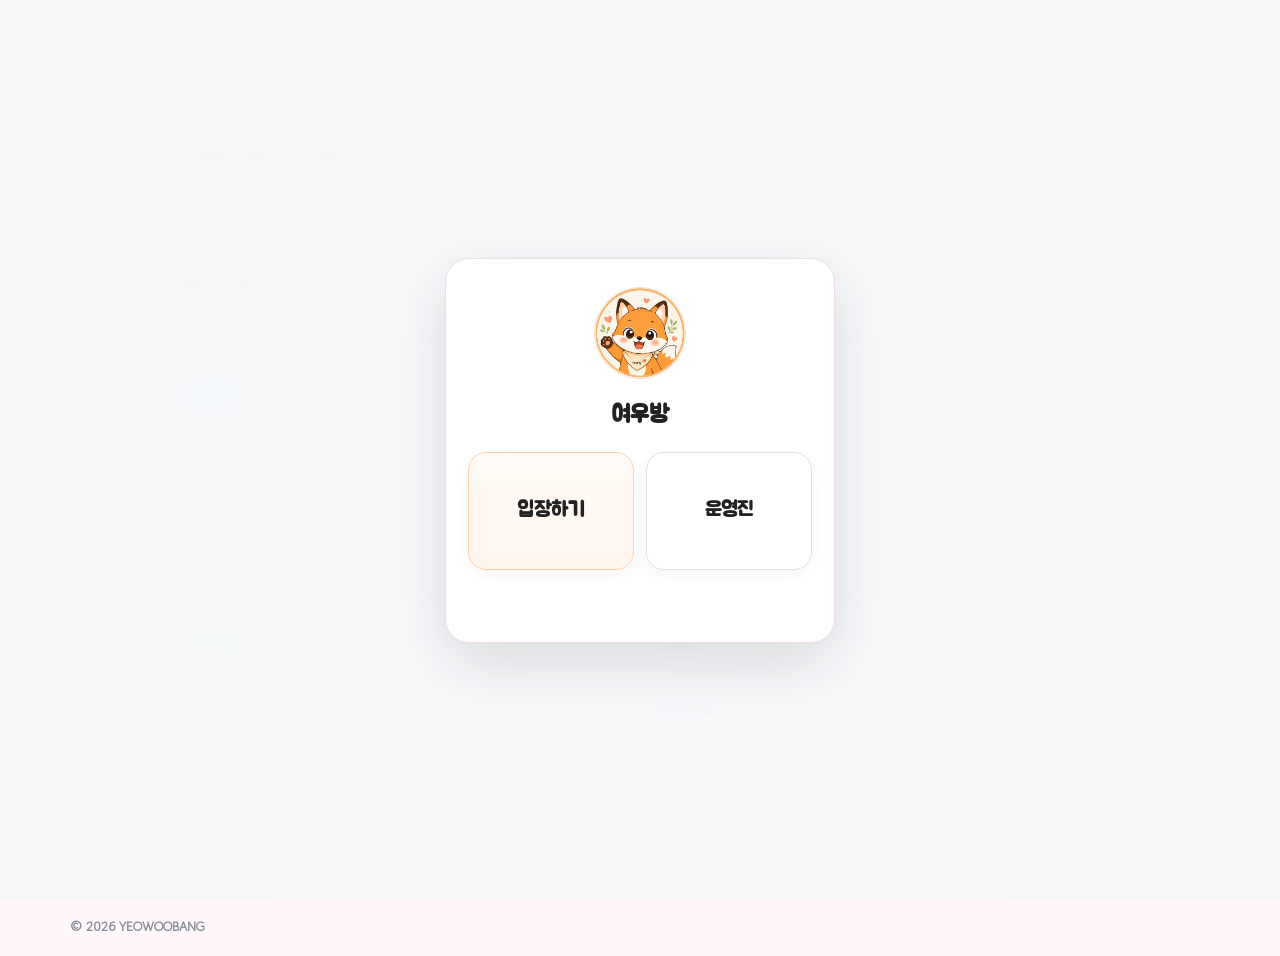
<file: index.html>
<!doctype html>


<html lang="ko">


<head>
<script id="yw264-https-entry">
// Always open the production site securely before member forms are used.
if (window.location.protocol === 'http:' &&
    ['www.yeowoobang.com', 'yeowoobang.com'].includes(window.location.hostname)) {
  window.location.replace('https://www.yeowoobang.com' + window.location.pathname + window.location.search + window.location.hash);
}
</script>



  <meta charset="utf-8" />


  <meta name="viewport" content="width=device-width,initial-scale=1,viewport-fit=cover" />


  <meta name="theme-color" content="#ffffff" />


  <meta name="application-name" content="여우방 통합 프로그램" />


  <meta name="apple-mobile-web-app-title" content="여우방 통합 프로그램" />


  <meta name="description" content="여우방 팔로우리스트 · 맞팔확인 · 초대관리를 한곳에서 이용하는 프로그램" />


  <title>여우방 통합 프로그램</title>





  <link rel="canonical" href="https://www.yeowoobang.com/" />


  <link rel="manifest" href="manifest.json?v=720" />


  <link rel="icon" href="favicon-v20.png?v=430" type="image/png" />


  <link rel="apple-touch-icon" href="icon-192-v20.png?v=430" />


  <link rel="stylesheet" href="style.css?v=2501" />





  <meta property="og:locale" content="ko_KR" />


  <meta property="og:type" content="website" />


  <meta property="og:site_name" content="여우방 통합 프로그램" />


  <meta property="og:title" content="여우방 통합 프로그램" />


  <meta property="og:description" content="여우방 팔로우리스트 · 맞팔확인 · 초대관리를 한곳에서 이용해요." />


  <meta property="og:url" content="https://www.yeowoobang.com/" />


  <meta property="og:image" content="https://www.yeowoobang.com/preview-v35.png?v=430" />


  <meta property="og:image:secure_url" content="https://www.yeowoobang.com/preview-v35.png?v=430" />


  <meta property="og:image:type" content="image/png" />


  <meta property="og:image:width" content="1200" />


  <meta property="og:image:height" content="630" />





  <meta name="twitter:card" content="summary_large_image" />


  <meta name="twitter:title" content="여우방 통합 프로그램" />


  <meta name="twitter:description" content="여우방 팔로우리스트 · 맞팔확인 · 초대관리를 한곳에서 이용해요." />


  <meta name="twitter:image" content="https://www.yeowoobang.com/preview-v35.png?v=430" />





  <style id="bootCriticalStyle">


    #bootScreen{display:none!important;position:fixed;inset:0;z-index:2000;display:flex;align-items:center;justify-content:center;padding:24px;background:#f7f8fa;font-family:system-ui,-apple-system,"Segoe UI",sans-serif;color:#161616}


    #bootScreen .boot-card{width:min(390px,100%);background:#fff;border:1px solid #e6e8eb;border-radius:24px;padding:32px 24px;text-align:center;box-shadow:0 20px 60px rgba(20,28,40,.10)}


    #bootScreen .boot-logo{width:88px;height:88px;border-radius:50%;object-fit:cover;border:1px solid #f2ddcc}


    #bootScreen h1{margin:16px 0 8px;font-size:24px}


    #bootScreen p{margin:0;color:#737986;line-height:1.55;font-weight:700}


    #bootScreen .boot-spinner{width:32px;height:32px;margin:22px auto 0;border:4px solid #ffe0cc;border-top-color:#ff6500;border-radius:50%;animation:bootSpin .8s linear infinite}


    #bootScreen .boot-retry{display:none;width:100%;margin-top:20px;border:0;border-radius:13px;background:#ff6500;color:#fff;padding:15px;font-size:17px;font-weight:900}


    #bootScreen.boot-slow .boot-retry{display:block}


    @keyframes bootSpin{to{transform:rotate(360deg)}}


  


/* V78 - 메인 진입/하단 메뉴 단순화 */


.access-role .role-icon{display:none !important;}


.access-role-grid .access-role{min-height:118px;display:flex;align-items:center;justify-content:center;}


.access-role-grid .access-role strong{font-size:20px;}


.home-bottom-nav{grid-template-columns:repeat(4,1fr) !important;}


.home-bottom-nav .nav-btn{min-width:0 !important;}


.home-bottom-nav .nav-icon{font-size:20px;line-height:1;}


.home-bottom-nav #adminNavBtn{display:none !important;}


</style>


<style>


/* V77 - 일반회원 / 운영진 분리 진입 */


.access-role-grid{grid-template-columns:1fr 1fr!important}


</style>





<style id="v77MobileHeaderFix">


.header{display:flex;align-items:center;justify-content:space-between;gap:10px}


.brand{display:flex;align-items:center;gap:10px;min-width:0;flex:1}


.brand-text h1{white-space:nowrap!important;word-break:keep-all!important;line-height:1!important}


.header-actions{display:flex;align-items:center;justify-content:flex-end;gap:8px;flex-wrap:nowrap;position:relative}


.header-actions>button{flex:0 0 auto;white-space:nowrap;word-break:keep-all}


.notification-btn,.theme-toggle,.header-more-btn{width:48px!important;min-width:48px!important;height:48px!important;padding:0!important;border-radius:16px!important}


.admin-mode-switch{height:48px!important;padding:0 13px!important;min-width:auto!important;font-size:14px!important}


.header-more-menu{position:absolute;top:56px;right:0;z-index:1200;min-width:150px;padding:8px;background:var(--card,#fff);border:1px solid var(--line,#eadfe3);border-radius:16px;box-shadow:0 12px 30px rgba(0,0,0,.12)}


.header-more-menu button{width:100%;display:block;text-align:left;border:0;background:transparent;padding:12px 14px;border-radius:12px;font-weight:800;font-size:15px}


@media (max-width:520px){


  .header{padding-left:18px!important;padding-right:18px!important}


  .brand-logo{width:58px!important;height:58px!important;flex:0 0 58px}


  .brand-text h1{font-size:26px!important}


  .header-actions{gap:6px}


  .notification-btn,.theme-toggle,.header-more-btn{width:44px!important;min-width:44px!important;height:44px!important;border-radius:14px!important}


  .admin-mode-switch{height:44px!important;padding:0 10px!important;font-size:13px!important}


}


</style>








<style id="v77HeaderFinalFix">


/* 모바일 헤더 최종 보정 */


.header .brand{


  flex:0 1 auto !important;


  min-width:0 !important;


}


.header .brand-text{


  min-width:0 !important;


}


.header .brand-text h1{


  font-size:24px !important;


  white-space:nowrap !important;


  word-break:keep-all !important;


  overflow:visible !important;


}


.header-actions{


  flex:0 0 auto !important;


}


#adminModeBtn{


  white-space:nowrap !important;


  word-break:keep-all !important;


}


@media (max-width:520px){


  .header{


    gap:6px !important;


    padding-left:12px !important;


    padding-right:12px !important;


  }


  .brand{


    gap:6px !important;


  }


  .brand-logo{


    width:50px !important;


    height:50px !important;


    flex:0 0 50px !important;


  }


  .brand-text h1{


    font-size:21px !important;


  }


  .header-actions{


    gap:5px !important;


  }


  .notification-btn,


  .theme-toggle,


  .header-more-btn{


    width:42px !important;


    min-width:42px !important;


    height:42px !important;


  }


  .admin-mode-switch{


    height:42px !important;


    padding:0 8px !important;


    font-size:12px !important;


  }


}


@media (max-width:390px){


  .header{


    padding-left:8px !important;


    padding-right:8px !important;


    gap:4px !important;


  }


  .brand-logo{


    width:44px !important;


    height:44px !important;


    flex-basis:44px !important;


  }


  .brand-text h1{


    font-size:19px !important;


  }


  .header-actions{


    gap:4px !important;


  }


  .notification-btn,


  .theme-toggle,


  .header-more-btn{


    width:39px !important;


    min-width:39px !important;


    height:39px !important;


  }


  .admin-mode-switch{


    height:39px !important;


    padding:0 6px !important;


    font-size:11px !important;


  }


}


</style>





  <!-- YEOWOOBANG HOME NAV FINAL V79: 입장하기/운영진 text-only + 홈/내정보/공지/더보기 -->





<style id="inviteTopTwoGridV151">


#inviteView .invite-top-two-grid{


 display:grid!important;


 grid-template-columns:minmax(0,1fr) minmax(0,1fr)!important;


 gap:10px!important;


 align-items:stretch;


 margin-bottom:14px;


}


#inviteView .invite-top-two-grid>.invite-card{margin:0!important;min-width:0;height:100%}


@media(max-width:700px){


 #inviteView .invite-top-two-grid{grid-template-columns:minmax(0,1fr) minmax(0,1fr)!important;gap:8px!important}


 #inviteView .invite-top-two-grid>.invite-card{padding:14px 11px!important}


 #inviteView .invite-top-two-grid h3{font-size:18px!important;line-height:1.25}


 #inviteView .invite-top-two-grid label{font-size:12px!important}


 #inviteView .invite-top-two-grid input{font-size:12px!important;padding:10px 7px!important}


 #inviteView .invite-top-two-grid button{font-size:12px!important;padding:11px 6px!important}


 #inviteView .invite-top-two-grid p{font-size:11px!important;line-height:1.45}


}


</style>








<style id="invitePriorityV152">


.invite-priority-admin-card{border:1px solid rgba(255,92,140,.24)!important}


.invite-priority-rule{margin:12px 0 14px;padding:13px 14px;border-radius:16px;background:var(--soft);border:1px solid var(--line)}


.invite-priority-rule strong{display:block;margin-bottom:7px}


.invite-priority-rule p{margin:4px 0;font-size:12px;line-height:1.5;color:var(--muted)}


#publishInvitePriorityBtn{width:100%}


#publishInvitePriorityMsg{margin:9px 0 0;text-align:center}


</style>











<style id="v196-notification-layout-style">


/* V196 알림센터 UI 완전 재구성 */


#notificationModal,


.notification-modal,


.notification-sheet,


.notification-panel{


  writing-mode:horizontal-tb !important;


}





#notificationList{


  width:100% !important;


  min-width:0 !important;


  box-sizing:border-box !important;


}





.notification-card-v196{


  width:100%;


  box-sizing:border-box;


  border:1px solid #efd1dc;


  border-radius:22px;


  background:#fff;


  padding:18px;


  margin:0 0 14px;


  overflow:hidden;


  writing-mode:horizontal-tb !important;


}





.notification-card-v196.is-unread{


  background:#fff7fa;


}





.notification-open-v196{


  width:100%;


  display:grid;


  grid-template-columns:46px minmax(0,1fr) 12px;


  column-gap:14px;


  align-items:start;


  border:0;


  padding:0;


  margin:0;


  background:transparent;


  color:inherit;


  text-align:left;


  box-sizing:border-box;


  writing-mode:horizontal-tb !important;


}





.notification-icon-v196{


  width:46px;


  min-width:46px;


  font-size:34px;


  line-height:1;


  text-align:center;


  writing-mode:horizontal-tb !important;


}





.notification-text-v196{


  min-width:0;


  width:100%;


  display:block;


  writing-mode:horizontal-tb !important;


  white-space:normal !important;


  word-break:normal !important;


  overflow-wrap:break-word !important;


}





.notification-title-v196,


.notification-message-v196,


.notification-time-v196{


  display:block;


  width:100%;


  min-width:0;


  writing-mode:horizontal-tb !important;


  white-space:normal !important;


  word-break:normal !important;


  overflow-wrap:break-word !important;


}





.notification-title-v196{


  font-size:18px;


  line-height:1.35;


  font-weight:900;


  margin-bottom:4px;


}





.notification-message-v196{


  font-size:15px;


  line-height:1.5;


  color:#333;


}





.notification-time-v196{


  font-size:13px;


  line-height:1.4;


  color:#999;


  margin-top:6px;


}





.notification-dot-v196{


  width:10px;


  height:10px;


  border-radius:50%;


  background:#ed5b86;


  margin-top:8px;


  justify-self:end;


}





.notification-action-row-v196{


  width:100%;


  display:flex;


  justify-content:flex-end;


  align-items:center;


  margin-top:14px;


  box-sizing:border-box;


  writing-mode:horizontal-tb !important;


}





.notification-confirm-v196{


  border:1px solid #efc8d5;


  border-radius:999px;


  background:#fff3f7;


  color:#d9547b;


  padding:10px 18px;


  min-width:96px;


  font-weight:900;


  font-size:14px;


  line-height:1.2;


  white-space:nowrap;


  writing-mode:horizontal-tb !important;


}





.notification-confirm-v196:disabled{


  opacity:.6;


}





.notification-confirmed-v196{


  display:inline-block;


  max-width:100%;


  padding:9px 14px;


  border-radius:999px;


  background:#edf8f1;


  color:#258653;


  font-weight:900;


  font-size:13px;


  line-height:1.35;


  text-align:center;


  white-space:normal;


  writing-mode:horizontal-tb !important;


}





/* 상단 모두읽음 세로 깨짐 방지 */


#notificationMarkAllReadBtn,


#markAllNotificationsReadBtn,


.notification-mark-all-read,


.notification-read-all,


[data-notification-read-all]{


  writing-mode:horizontal-tb !important;


  white-space:nowrap !important;


  width:auto !important;


  min-width:max-content !important;


  max-width:none !important;


  flex:0 0 auto !important;


  word-break:keep-all !important;


  overflow-wrap:normal !important;


}





/* 알림센터 헤더 */


.notification-modal-header,


.notification-sheet-header,


.notification-panel-header{


  display:flex !important;


  align-items:center !important;


  justify-content:space-between !important;


  gap:12px !important;


  writing-mode:horizontal-tb !important;


}





@media (max-width:480px){


  .notification-card-v196{


    padding:16px;


    border-radius:20px;


  }





  .notification-open-v196{


    grid-template-columns:40px minmax(0,1fr) 10px;


    column-gap:10px;


  }





  .notification-icon-v196{


    width:40px;


    min-width:40px;


    font-size:30px;


  }





  .notification-title-v196{


    font-size:16px;


  }





  .notification-message-v196{


    font-size:14px;


  }





  .notification-time-v196{


    font-size:12px;


  }


}


</style>








<style id="v198-match-request-status-style">


/* V198 맞팔요청 버튼 상태 구분 */





/* 요청 전 */


.match-request-send-btn.match-request-ready-v198{


  background:#fff0f5 !important;


  border-color:#efbfd0 !important;


  color:#d94f78 !important;


}





/* 내가 이미 요청을 보낸 상태 */


.match-request-send-btn.match-request-sent-v198,


.match-request-send-btn.match-request-sent-v198:disabled{


  background:#f1edff !important;


  border-color:#cfc2f6 !important;


  color:#7356b8 !important;


  opacity:1 !important;


  cursor:default !important;


}





/* 상대방이 요청 확인까지 완료 */


.match-request-send-btn.match-request-confirmed-v198,


.match-request-send-btn.match-request-confirmed-v198:disabled{


  background:#eaf8ef !important;


  border-color:#bfe3cc !important;


  color:#258653 !important;


  opacity:1 !important;


  cursor:default !important;


}





/* disabled 전역 opacity 때문에 상태색이 흐려지지 않도록 */


.match-request-send-btn[data-match-request-state]:disabled{


  filter:none !important;


  -webkit-text-fill-color:currentColor !important;


}





@media (max-width:480px){


  .match-request-send-btn{


    white-space:nowrap;


  }


}


</style>








<style id="v199-mutual-exception-style">


/* 프로그램상 맞팔이지만 실제 인스타와 다른 경우 사용하는 예외 요청 */


.match-request-send-btn.match-request-force-v199{


  background:#fff6e8 !important;


  border-color:#efcf9d !important;


  color:#a66b17 !important;


  opacity:1 !important;


  white-space:nowrap;


}


</style>








<style id="v200-bulk-match-request-style">


.bulk-match-request-v200{


  margin:16px 0;


  padding:16px;


  border:1px solid #efd3dc;


  border-radius:20px;


  background:#fffafc;


  display:grid;


  grid-template-columns:minmax(0,1fr) auto;


  gap:12px;


  align-items:center;


  box-sizing:border-box;


}





.bulk-match-request-copy-v200{


  min-width:0;


  display:flex;


  flex-direction:column;


  gap:3px;


}





.bulk-match-request-copy-v200 strong{


  font-size:15px;


  font-weight:900;


}





.bulk-match-request-copy-v200 span{


  font-size:12px;


  color:#888;


  line-height:1.4;


}





.bulk-match-option-v200{


  grid-column:1 / -1;


  display:flex;


  align-items:center;


  gap:7px;


  font-size:13px;


  color:#666;


  cursor:pointer;


}





#bulkMatchRequestBtnV200{


  border:1px solid #efbfd0;


  border-radius:999px;


  padding:11px 18px;


  background:#f65f88;


  color:#fff;


  font-size:14px;


  font-weight:900;


  white-space:nowrap;


}





#bulkMatchRequestBtnV200:disabled{


  opacity:.6;


}





.bulk-match-progress-v200{


  grid-column:1 / -1;


  padding:10px 12px;


  border-radius:12px;


  background:#fff;


  color:#666;


  font-size:12px;


  line-height:1.4;


}





@media (max-width:480px){


  .bulk-match-request-v200{


    grid-template-columns:1fr;


  }


  #bulkMatchRequestBtnV200{


    width:100%;


  }


}


</style>








<style id="v203-notification-page-style">


.home-bottom-nav{grid-template-columns:repeat(5,minmax(0,1fr)) !important;}


.notification-nav-v203{position:relative}


.notification-nav-icon-v203{position:relative;display:inline-flex;align-items:center;justify-content:center}


.notification-nav-badge-v203{


  position:absolute;top:-8px;right:-12px;min-width:18px;height:18px;padding:0 5px;


  border-radius:999px;display:flex;align-items:center;justify-content:center;


  background:#e94f79;color:#fff;font-size:10px;font-weight:900;line-height:1


}


.notification-page-v203{width:100%;box-sizing:border-box}


.notification-page-head-v203{align-items:flex-start;gap:12px}


.notification-page-head-v203>div{min-width:0;flex:1}


.notification-page-head-v203 #notificationReadAllBtn{flex:0 0 auto;white-space:nowrap}


#notificationView .notification-list{margin-top:16px;width:100%;min-width:0;box-sizing:border-box}


#notificationBtn,#memberMenuBtn{display:none!important}


@media(max-width:480px){


  .home-bottom-nav .nav-btn{font-size:11px;padding-left:2px!important;padding-right:2px!important}


  .home-bottom-nav .nav-icon{font-size:18px}


}


</style>








<style id="v204-bottom-nav-final-style">


/* V204 하단메뉴 최종 고정: 홈 / 내정보 / 공지 / 알림센터 / 더보기 */


.integrated-bottom-nav.home-bottom-nav{


  display:grid !important;


  grid-template-columns:repeat(5,minmax(0,1fr)) !important;


  grid-template-rows:1fr !important;


  grid-auto-flow:column !important;


  grid-auto-columns:minmax(0,1fr) !important;


  flex-wrap:nowrap !important;


  align-items:stretch !important;


  justify-content:stretch !important;


  width:min(720px,calc(100% - 24px)) !important;


  max-width:720px !important;


  min-width:0 !important;


  box-sizing:border-box !important;


  overflow:visible !important;


}





.integrated-bottom-nav.home-bottom-nav > .nav-btn{


  width:100% !important;


  min-width:0 !important;


  max-width:none !important;


  margin:0 !important;


  padding:8px 2px !important;


  box-sizing:border-box !important;


  flex:unset !important;


  white-space:nowrap !important;


  word-break:keep-all !important;


}





.integrated-bottom-nav.home-bottom-nav > #adminNavBtn{


  display:none !important;


}





.integrated-bottom-nav.home-bottom-nav .nav-icon{


  display:flex !important;


  align-items:center !important;


  justify-content:center !important;


  min-width:0 !important;


  line-height:1 !important;


}





.integrated-bottom-nav.home-bottom-nav .nav-btn > span:last-child{


  display:block !important;


  min-width:0 !important;


  white-space:nowrap !important;


  word-break:keep-all !important;


  overflow:hidden !important;


  text-overflow:clip !important;


}





/* 알림센터 페이지 */


#notificationView{


  width:100%;


  min-width:0;


  box-sizing:border-box;


}





#notificationView .notification-page-v203{


  width:100%;


  min-width:0;


  box-sizing:border-box;


}





#notificationView .notification-list{


  width:100%;


  min-width:0;


}





.notification-error-v204{


  width:100%;


  box-sizing:border-box;


  padding:30px 16px;


  display:flex;


  flex-direction:column;


  align-items:center;


  gap:9px;


  text-align:center;


  color:#777;


}





.notification-error-v204 strong{


  color:#333;


  font-size:16px;


}





.notification-error-v204 span{


  max-width:100%;


  font-size:12px;


  line-height:1.45;


  word-break:break-word;


}





#notificationRetryBtnV204{


  margin-top:6px;


  border:1px solid #efc4d2;


  border-radius:999px;


  padding:10px 18px;


  background:#fff3f7;


  color:#d6537c;


  font-weight:900;


}





@media(max-width:520px){


  .integrated-bottom-nav.home-bottom-nav{


    width:calc(100% - 12px) !important;


  }


  .integrated-bottom-nav.home-bottom-nav > .nav-btn{


    font-size:10px !important;


  }


  .integrated-bottom-nav.home-bottom-nav .nav-icon{


    font-size:17px !important;


  }


}


</style>





<style id="v205-follow-lock-period-style">


.follow-lock-period-v205{margin-top:14px;padding:16px;border:1px solid rgba(229,151,177,.35);border-radius:18px;background:rgba(255,247,250,.72)}


.follow-lock-period-v205 h4{margin:0 0 5px}.follow-lock-period-grid-v205{display:grid;grid-template-columns:repeat(2,minmax(0,1fr));gap:10px;margin-top:12px}


.follow-lock-period-grid-v205 label{display:flex;flex-direction:column;gap:6px;min-width:0;font-weight:800;font-size:13px}.follow-lock-period-grid-v205 input{width:100%;min-width:0;box-sizing:border-box}


.follow-lock-period-actions-v205{margin-top:12px}#followLockReserveBadgeV205.active{background:#fff0f5;color:#d6537c;border-color:#efc4d2}


@media(max-width:620px){.follow-lock-period-grid-v205{grid-template-columns:1fr}}


</style>


<style id="v206-admin-role-menu-style">


/* V206 운영진 기능 권한별 노출


   개발자: 기존 전체 기능 유지


   관리자/운영진: 팔로우리스트 → 맞팔확인 기간 → 공지관리 → 운영진 업무함


*/


#adminPanel.admin-basic-only-v206{


  display:flex !important;


  flex-direction:column !important;


}





/* 기본 운영진 모드에서는 패널 직계 요소를 우선 숨김 */


#adminPanel.admin-basic-only-v206 > *{


  display:none !important;


}





/* 제목/로그아웃 행은 항상 표시 */


#adminPanel.admin-basic-only-v206 > .section-title-row:first-child{


  display:flex !important;


  order:0 !important;


}





/* 요청한 네 메뉴만 표시하고 순서를 고정 */


#adminPanel.admin-basic-only-v206 > #adminFollowSettingsV206{


  display:block !important;


  order:10 !important;


}


#adminPanel.admin-basic-only-v206 > #adminMatchSettingsV206{


  display:block !important;


  order:20 !important;


}


#adminPanel.admin-basic-only-v206 > #adminNoticeSettingsV206{


  display:block !important;


  order:30 !important;


}


#adminPanel.admin-basic-only-v206 > #adminTaskboxV206{


  display:block !important;


  order:40 !important;


}





/* 기본 운영진 화면에서는 불필요한 구분선도 제거 */


#adminPanel.admin-basic-only-v206 > hr{


  display:none !important;


}





/* 카드 간격 */


#adminPanel.admin-basic-only-v206 > .admin-basic-v206{


  margin-top:16px !important;


}





/* 개발자 전용임을 개발자 화면에서만 가볍게 구분 */


#adminPanel.admin-developer-v206 .v206-developer-only-note{


  display:block;


}





@media(max-width:620px){


  #adminPanel.admin-basic-only-v206 > .admin-basic-v206{


    margin-top:12px !important;


  }


}


</style>





<style id="v208-match-lock-period-style">


.match-lock-period-v208{margin-top:14px;padding:16px;border:1px solid rgba(229,151,177,.35);border-radius:18px;background:rgba(255,247,250,.72)}


.match-lock-period-v208 h4{margin:0 0 5px}.match-lock-period-grid-v208{display:grid;grid-template-columns:repeat(2,minmax(0,1fr));gap:10px;margin-top:12px}


.match-lock-period-grid-v208 label{display:flex;flex-direction:column;gap:6px;min-width:0;font-weight:800;font-size:13px}.match-lock-period-grid-v208 input{width:100%;min-width:0;box-sizing:border-box}


.match-lock-period-actions-v208{margin-top:12px}#matchPeriodReserveBadge.active{background:#fff0f5;color:#d6537c;border-color:#efc4d2}


@media(max-width:620px){.match-lock-period-grid-v208{grid-template-columns:1fr}}


</style>


<style id="v214-match-request-sender-status-style">


.notification-sent-wait-v214{


  display:inline-block;


  max-width:100%;


  padding:9px 14px;


  border-radius:999px;


  background:#f1edff;


  color:#7356b8;


  border:1px solid #d8cef6;


  font-weight:900;


  font-size:13px;


  line-height:1.35;


  white-space:normal;


  writing-mode:horizontal-tb !important;


}


</style>








<style id="v216-light-only">


:root,html,body{color-scheme:light !important;}


#themeToggle,#themeBtn,#darkModeToggle,#darkModeBtn,


[data-theme-toggle],.theme-toggle,.theme-btn,.dark-mode-toggle{


  display:none !important;


}


</style>






























































<style id="v223-invite-podium-single-rank">


/* V223: 순위 표시는 메달 숫자 1/2/3 하나만 유지 */


.invite-top3{


  display:grid !important;


  grid-template-columns:1fr 1.24fr 1fr !important;


  align-items:end !important;


  gap:8px !important;


  padding:18px 4px 10px !important;


  margin:0 !important;


  overflow:visible !important;


}


.invite-podium{


  position:relative !important;


  min-width:0 !important;


  height:320px !important;


  padding:0 !important;


  border:0 !important;


  background:transparent !important;


  box-shadow:none !important;


  overflow:visible !important;


}


.invite-podium.rank-1{


  order:2;


  height:362px !important;


  transform:translateY(-18px) !important;


}


.invite-podium.rank-2{order:1;}


.invite-podium.rank-3{order:3;}





.podium-art-v223{


  position:absolute;


  inset:0;


  z-index:1;


  pointer-events:none;


  background-repeat:no-repeat;


  background-position:center bottom;


  background-size:100% 100%;


}


.invite-podium.rank-1 .podium-art-v223{background-image:url("[data-uri]");}


.invite-podium.rank-2 .podium-art-v223{background-image:url("[data-uri]");}


.invite-podium.rank-3 .podium-art-v223{background-image:url("[data-uri]");}





.podium-copy-v223{


  position:absolute;


  z-index:3;


  left:7%;


  right:7%;


  top:61%;


  transform:translateY(-50%);


  text-align:center;


  display:flex;


  flex-direction:column;


  align-items:center;


  pointer-events:none;


}


.podium-copy-v223 b{


  display:block !important;


  max-width:100%;


  overflow:hidden;


  text-overflow:ellipsis;


  white-space:nowrap;


  font-size:24px !important;


  line-height:1.05 !important;


  font-weight:1000 !important;


  margin:0 0 8px !important;


}


.podium-copy-v223 strong{


  display:block !important;


  font-size:39px !important;


  line-height:1 !important;


  font-weight:1000 !important;


  margin:0 !important;


  text-shadow:0 2px 0 rgba(255,255,255,.75);


}


.invite-podium.rank-1 .podium-copy-v223{top:62%;}


.invite-podium.rank-1 .podium-copy-v223 b{


  font-size:29px !important;


  color:#4e2b00 !important;


}


.invite-podium.rank-1 .podium-copy-v223 strong{


  font-size:49px !important;


  color:#ed1551 !important;


}


.invite-podium.rank-2 .podium-copy-v223 b{color:#1d2d3f !important;}


.invite-podium.rank-2 .podium-copy-v223 strong{color:#123e70 !important;}


.invite-podium.rank-3 .podium-copy-v223 b{color:#5f2914 !important;}


.invite-podium.rank-3 .podium-copy-v223 strong{color:#9d3d19 !important;}





/* 모바일 */


@media(max-width:520px){


  .invite-rank-summary{margin-bottom:0 !important;}


  .invite-top3{


    grid-template-columns:1fr 1.28fr 1fr !important;


    gap:3px !important;


    padding:4px 0 6px !important;


  }


  .invite-podium{height:266px !important;}


  .invite-podium.rank-1{


    height:304px !important;


    transform:translateY(-12px) !important;


  }


  .podium-copy-v223{


    left:4%;


    right:4%;


    top:63%;


  }


  .podium-copy-v223 b{


    font-size:15px !important;


    margin-bottom:4px !important;


  }


  .podium-copy-v223 strong{


    font-size:25px !important;


  }


  .invite-podium.rank-1 .podium-copy-v223 b{


    font-size:18px !important;


  }


  .invite-podium.rank-1 .podium-copy-v223 strong{


    font-size:33px !important;


  }


  .invite-rank-card .invite-top3{min-height:0 !important;}


}





/* PC */


@media(min-width:900px){


  .invite-top3{


    grid-template-columns:1fr 1.25fr 1fr !important;


    gap:14px !important;


    padding:28px 8px 12px !important;


  }


  .invite-podium{height:346px !important;}


  .invite-podium.rank-1{


    height:400px !important;


    transform:translateY(-22px) !important;


  }


  .podium-copy-v223 b{font-size:25px !important;}


  .podium-copy-v223 strong{font-size:42px !important;}


  .invite-podium.rank-1 .podium-copy-v223 b{font-size:30px !important;}


  .invite-podium.rank-1 .podium-copy-v223 strong{font-size:53px !important;}


}


</style>

















































































































<style id="v240-top3-no-overlay">


/* V240


   - TOP3 이미지 자체에 네모 오버레이 카드 없음


   - 자연스러운 장식 명패만 유지


   - 닉네임/인원수는 SVG text로 명패 안에 직접 배치


   - 모바일/PC 동일 좌표계 */





.invite-rank-summary{margin-bottom:0!important}





.invite-top3{


  position:relative!important;


  display:block!important;


  width:100%!important;


  height:auto!important;


  margin:0 0 8px!important;


  padding:0!important;


  overflow:hidden!important;


  border-radius:20px!important;


  background:#fff5f8!important;


  box-shadow:0 8px 20px rgba(214,70,120,.10)!important;


}





.invite-top3-svg-v239{


  display:block!important;


  width:100%!important;


  height:auto!important;


  aspect-ratio:1774/887!important;


}





.invite-rank-svg-hit-v239{


  cursor:pointer;


}





.invite-top3-svg-v239 text{


  font-family:-apple-system,BlinkMacSystemFont,"Segoe UI","Noto Sans KR","Apple SD Gothic Neo",sans-serif;


  font-weight:900;


  dominant-baseline:middle;


  paint-order:stroke fill;


  stroke:#fff;


  stroke-width:2px;


  stroke-linejoin:round;


}





/* 닉네임 */


.rank-name-v239{


  font-size:40px!important;


}





/* 인원수 */


.rank-count-v239{


  font-size:46px!important;


}





.rank-name-v239.rank1-v239{


  font-size:40px!important;


  fill:#3c2400!important;


}


.rank-count-v239.rank1-v239{


  font-size:53px!important;


  fill:#ed1451!important;


}





.rank-name-v239.rank2-v239{fill:#173b64!important}


.rank-count-v239.rank2-v239{fill:#0b4d88!important}





.rank-name-v239.rank3-v239{fill:#5f2914!important}


.rank-count-v239.rank3-v239{fill:#9a3c19!important}





.invite-rank-list{


  margin-top:0!important;


  padding-top:0!important;


}





@media(max-width:520px){


  .invite-top3{


    margin:0 -8px 4px!important;


    width:calc(100% + 16px)!important;


    border-radius:18px!important;


  }


  .invite-game-rank-row{


    min-height:58px!important;


    margin-bottom:6px!important;


  }


}





@media(min-width:521px){


  .invite-top3{


    margin:0 0 10px!important;


    border-radius:22px!important;


  }


}


</style>





<style id="follow-last-open-blue">
/* Only the most recently opened follow button is blue. */
#followList .follow-item a.insta-btn {
  background: #FFF0F5;
  border-color: #E8B5C5;
  color: #9A3656;
}
#followList .follow-item a.insta-btn:hover {
  background: #FFE2EC;
}
#followList .follow-item a.insta-btn.last-follow-open,
#followList .follow-item a.insta-btn.last-follow-open:hover {
  background: #A9D5FF;
  border-color: #2468A8;
  color: #123E69;
  box-shadow: inset 0 0 0 1px #2468A8;
}
#followList .follow-item a.insta-btn:focus-visible {
  outline: 3px solid #2468A8;
  outline-offset: 3px;
}
</style>
<style id="yw292-retired-requests">[data-match-request-to],#bulkMatchRequestBarV200,#matchRequestIdentityBox,#matchRequestVerifiedBox,#matchRequestPeriodBadge,#matchRequestPeriodText,#matchRequestList,.match-request-tab{display:none!important}</style>
</head>


<body>


  <div id="bootScreen" role="status" aria-live="polite">


    <section class="boot-card">


      <img src="app-logo-v20.png?v=430" alt="여우방 로고" class="boot-logo" />


      <h1>여우방</h1>


      <p id="bootMessage">여우방을 불러오는 중...</p>


      <div class="boot-spinner" aria-hidden="true"></div>


      <button id="bootRetryBtn" class="boot-retry" type="button" onclick="location.reload()">다시 불러오기</button>


    </section>


  </div>


  <script>


    window.__yeowoobangBootTimer = null;


  </script>


  <div id="appGate" class="gate-overlay">


    <section class="gate-card access-card">


      <img src="app-logo-v20.png?v=430" alt="여우방 로고" class="gate-logo" />


      <h1 id="gateTitle">여우방</h1>


      <p id="gateMessage" class="hidden"></p>





      <div id="gateRoleSelect" class="access-role-grid">


        <button id="generalAccessBtn" class="access-role general" type="button">


          <strong>입장하기</strong>


        </button>


        <button id="adminAccessBtn" class="access-role admin" type="button">


          <strong>운영진</strong>


        </button>


      </div>





      <div id="memberLoginForm" class="gate-form member-auth-form hidden">


        <div class="member-auth-title">


          <strong>회원 로그인</strong>


          <span>여우방 회원만 이용할 수 있어요.</span>


        </div>


        <input id="memberLoginInstagram" type="text" autocomplete="username" autocapitalize="none" spellcheck="false" placeholder="여우방에 등록한 인스타 아이디" />


        <div style="margin:-6px 2px 2px; font-size:12px; color:#9a9a9a; text-align:left;">@ 없이 입력해주세요.</div>


        <input id="memberLoginPassword" type="password" autocomplete="current-password" placeholder="비밀번호" />


        <button id="memberLoginBtn" class="primary" type="button">로그인</button>


        <button id="openMemberRegisterBtn" class="outline member-secondary" type="button">처음 이용하시나요? 계정 등록</button>


        <button id="openMemberForgotBtn" class="text-btn" type="button">비밀번호를 잊으셨나요?</button>


        <button id="memberLoginBackBtn" class="text-btn" type="button">뒤로</button>


      </div>





      <div id="memberForgotForm" class="gate-form member-auth-form hidden">
        <div class="member-auth-title"><strong>비밀번호 재설정</strong><span>본인 계정의 명단 닉네임과 인스타 아이디를 입력해 주세요.</span></div>
        <input id="memberForgotNickname" type="text" autocomplete="nickname" placeholder="명단의 닉네임" />
        <input id="memberForgotInstagram" type="text" autocomplete="username" autocapitalize="none" spellcheck="false" placeholder="인스타 아이디" />
        <input id="memberForgotPassword" type="password" inputmode="numeric" autocomplete="new-password" maxlength="6" placeholder="새 비밀번호 (숫자 4~6자리)" />
        <input id="memberForgotPasswordConfirm" type="password" inputmode="numeric" autocomplete="new-password" maxlength="6" placeholder="새 비밀번호 확인" />
        <p class="subtext">등록된 일반회원·부계정만 이용할 수 있습니다. 운영진 계정은 관리자에게 문의해 주세요.</p>
        <button id="memberForgotBtn" class="primary" type="button">새 비밀번호로 재설정</button>
        <button id="backFromForgotBtn" class="text-btn" type="button">로그인으로 돌아가기</button>
      </div>
      <div id="memberRegisterForm" class="gate-form member-auth-form hidden">


        <div class="member-auth-title">


          <strong>처음 이용 계정 등록</strong>


          <span>명단의 닉네임과 인스타 아이디를 입력해 주세요. 회원번호는 자동으로 연결됩니다.</span>


        </div>


        <input id="memberRegisterNickname" type="text" autocomplete="nickname" placeholder="여우방 닉네임" />


        <input id="memberRegisterInstagram" type="text" autocomplete="username" autocapitalize="none" spellcheck="false" placeholder="인스타 아이디" />


        <input id="memberRegisterPassword" type="password" autocomplete="new-password" placeholder="비밀번호 (4~6자)" />


        <input id="memberRegisterPasswordConfirm" type="password" autocomplete="new-password" placeholder="비밀번호 확인" />


        <button id="memberRegisterBtn" class="primary" type="button">계정 등록하고 시작하기</button>


        <button id="backToMemberLoginBtn" class="text-btn" type="button">이미 계정이 있어요 · 로그인</button>


      </div>





      <div id="operatorLoginForm" class="gate-form member-auth-form hidden">


        <div class="member-auth-title">


          <strong>운영진 로그인</strong>


          <span>운영진회원에 등록된 인스타 아이디만 이용할 수 있어요.</span>


        </div>


        <input id="operatorInstagram" type="text" autocomplete="username" autocapitalize="none" spellcheck="false" placeholder="운영진 인스타 아이디" />


        <input id="operatorPassword" type="password" inputmode="numeric" autocomplete="current-password" placeholder="운영진 비밀번호" />


        <button id="operatorLoginBtn" class="primary" type="button">운영진모드로 전환</button>


        <button id="operatorLoginBackBtn" class="text-btn" type="button">뒤로</button>


      </div>





      <div id="gateForm" class="gate-form hidden">


        <input id="gatePassword" type="password" inputmode="numeric" autocomplete="current-password" placeholder="비밀번호 입력" />


        <button id="gateSubmitBtn" class="primary" type="button">입장하기</button>


        <button id="gateBackBtn" class="text-btn" type="button">뒤로</button>


      </div>





      <button id="gateRetryBtn" class="outline hidden" type="button">다시 시도</button>


      <p id="gateError" class="error-text"></p>


    </section>


  </div>





  <div id="updateOverlay" class="gate-overlay hidden">


    <section class="gate-card">


      <img src="app-logo-v20.png?v=430" alt="여우방 로고" class="gate-logo" />


      <h1>새 버전이 있습니다</h1>


      <p id="updateMessage">앱을 최신 버전으로 업데이트해 주세요.</p>


      <button id="updateNowBtn" class="primary" type="button">지금 업데이트</button>


    </section>


  </div>





  <header class="header">


    <div class="brand">


      <img class="brand-logo" src="app-logo-v20.png?v=430" alt="여우방 로고" />


      <div class="brand-text">


        <h1>여우방</h1>


        <p class="hidden">팔로우리스트+맞팔확인</p>


      </div>


    </div>


    <div class="header-actions">


      <div id="memberBadge" class="member-badge hidden">


        <strong id="memberBadgeName"></strong>


        <span id="memberBadgeId"></span>


      </div>


      <button id="adminModeBtn" class="install admin-mode-switch hidden" type="button">운영진</button>


      <button id="themeToggleBtn" class="install theme-toggle" type="button" aria-label="화면 모드 변경">🌙</button>


      <button id="moreMenuBtn" class="install header-more-btn" type="button" aria-label="더보기">⋯</button>


      <div id="headerMoreMenu" class="header-more-menu hidden">


        <button id="installBtn" type="button">📱 앱 설치</button>


      </div>


    </div>


  </header>





  <main class="container">


    <section id="noticeCard" class="notice-card hidden">


      <div class="notice-head">


        <strong>📢 공지</strong>


        <button id="closeNoticeBtn" type="button">닫기</button>


      </div>


      <div id="noticeList"></div>


    </section>





    


    <section id="homeView" class="view active">


      <section class="home-welcome-card">


        <div>


          <p class="home-eyebrow">여우방 통합 프로그램</p>


          <h2>안녕하세요, <span id="homeMemberName">회원</span>님 ❤️</h2>


          <p>원하는 프로그램을 선택해주세요.</p>


        </div>


        <img src="app-logo-v20.png?v=430" alt="여우방" style="width:92px;height:92px;border-radius:50%;object-fit:cover;flex:0 0 auto" />


      </section>





      <section class="home-menu-section">


        <div class="home-section-title">


          <h2>메뉴 바로가기</h2>


          <p>여우방 기능을 한곳에서 이용해요.</p>


        </div>


        <div class="home-shortcut-grid">


          <button class="home-shortcut pink" type="button" data-home-view="followView">


            <span class="home-shortcut-icon">👥</span><strong>팔로우리스트</strong><small>회원 검색 및 확인</small><b>바로가기 →</b>


          </button>


          <button class="home-shortcut blue" type="button" data-home-view="matchView">


            <span class="home-shortcut-icon">↻</span><strong>맞팔확인</strong><small>맞팔 / 미팔로우 / 누락 확인</small><b>바로가기 →</b>


          </button>


          <button class="home-shortcut green" type="button" data-home-view="inviteView">


            <span class="home-shortcut-icon">💌</span><strong>초대별</strong><small>초대 현황 및 혜택 확인</small><b>바로가기 →</b>


          </button>


<button class="home-shortcut purple" type="button" data-home-view="noticeView">


            <span class="home-shortcut-icon">📢</span><strong>공지</strong><small>여우방 공지사항 확인</small><b>바로가기 →</b>


          </button>


        </div>


      </section>


    </section>





<section id="followView" class="view">


      <section id="followLockedCard" class="card follow-locked-card hidden">


        <div class="follow-locked-icon">🔒</div>


        <strong>팔로우리스트 잠금 중</strong>


        <p id="followLockedMessage" class="state-text">현재 팔로우리스트 이용 시간이 아닙니다.</p>


        <p id="followLockedPeriod" class="state-text"></p>
        <form id="yw286FollowForm" class="hidden" style="max-width:420px;margin:16px auto">
          <label for="yw286FollowPassword">팔로우리스트 비밀번호</label>
          <input id="yw286FollowPassword" type="password" autocomplete="off" maxlength="100" required style="width:100%;box-sizing:border-box;margin:12px 0" />
          <button id="yw286FollowSubmit" class="primary" type="submit">비밀번호 확인</button>
          <p id="yw286FollowError" role="status"></p>
          <p class="state-text">로그아웃하거나 로그인 시간이 만료되면 다시 입력해 주세요.</p>
        </form>


      </section>





      <div id="followContent">


        <section class="card">


          <div class="section-title-row">


            <div><h2>팔로우리스트</h2></div>


            <button id="refreshFollowBtn" class="icon-btn" type="button" aria-label="명단 새로고침" title="명단 새로고침">↻</button>


          </div>





          <div class="simple-stats">


            <article><span>👥</span><strong id="followTotal">0명</strong></article>


            <article><span>▦</span><strong id="groupTotal">0조</strong></article>


          </div>


          <span id="lastRefresh" class="hidden">대기</span>





          <section id="resumeCard" class="resume-card hidden" aria-live="polite">


            <div class="resume-card-head">


              <div>


                <strong>📍 이어보기</strong>


                <p id="resumeTime" class="resume-time"></p>


              </div>


              <span id="todayVisitCount" class="resume-count">오늘 0명</span>


            </div>


            <div class="resume-person">


              <span id="resumeLocation">마지막 위치 없음</span>


              <strong id="resumeName"></strong>


              <small id="resumeId"></small>


            </div>


            <div class="resume-actions">


              <button id="resumeBtn" class="primary resume-primary" type="button">이어보기</button>


              <button id="resumeResetBtn" class="outline" type="button">초기화</button>


            </div>


          </section>





          <div class="follow-tools-sticky">


            <div class="search-wrap standalone">


              <span>⌕</span>


              <input id="followSearch" type="search" placeholder="번호 · 닉네임 · 아이디 검색" />


            </div>


            <div id="groupTabs" class="group-tabs"></div>





            <section id="copyBatchCard" class="copy-batch-card hidden" aria-label="40명씩 복사">


              <div class="copy-batch-head">


                <div>


                  <strong>📋 40명씩 복사</strong>


                  <p id="copyBatchGuide">구간을 누르면 번호 · 닉네임 · 아이디 40명이 복사됩니다.</p>


                </div>


                <span id="copyBatchGroup" class="copy-batch-group">전체</span>


              </div>


              <div id="copyBatchButtons" class="copy-batch-buttons"></div>


            </section>


          </div>


          <p id="followState" class="state-text">접속 비밀번호 확인 후 명단을 불러옵니다.</p>


          <div class="follow-head"><span>번호</span><span>닉네임</span><span>아이디</span><span>바로가기</span></div>


          <div id="followList" class="follow-list"></div>


        </section>


      </div>


    </section>





    <section id="matchView" class="view">


<div id="matchContent">


        <section class="card start-card match-analysis-card">


          <div class="section-title-row">


            <div>


              <h2>맞팔 분석</h2>


              <p class="subtext">맞팔확인 기간 동안 인스타그램 ZIP 파일로 맞팔 상태를 분석할 수 있습니다.</p>


            </div>


            <span id="matchAnalysisBadge" class="lock-state locked">기간 아님</span>


          </div>


          <p id="matchAnalysisMessage" class="state-text">기간 상태를 확인하는 중입니다.</p>


          <div class="room-row">


            <div class="room-info"><span>단톡방 명단</span><strong id="roomState">대기</strong></div>


            <button id="reloadRoomBtn" class="icon-btn" type="button" aria-label="명단 새로고침" title="명단 새로고침">↻</button>


          </div>


          <label class="file-input" for="zipFile">


            <span id="fileName">인스타그램 ZIP 파일 선택</span>


            <input id="zipFile" type="file" accept=".zip,application/zip" />


          </label>


          <button id="analyzeBtn" class="primary" type="button">맞팔 분석 시작 <span>→</span></button>


          <p id="status" class="status">단톡방 명단을 불러온 뒤 ZIP 파일을 선택해 주세요.</p>


        








</section>





        <section id="summarySection" class="card hidden">


          <div class="section-title-row">


            <h2>분석 결과 요약</h2>


            <button id="resetBtn" class="icon-btn" type="button" aria-label="새로 분석" title="새로 분석">↻</button>


          </div>


          <div class="summary-grid">


            <article class="summary-box green"><span>맞팔 완료</span><strong id="mutualCount">0명</strong><small id="mutualRate">0%</small></article>


            <article class="summary-box orange"><span>나만 팔로우 함</span><strong id="onlyMeCount">0명</strong><small id="onlyMeRate">0%</small></article>


            <article class="summary-box blue"><span>상대만 팔로우</span><strong id="fansOnlyCount">0명</strong><small id="fansOnlyRate">0%</small></article>


            <article class="summary-box gray"><span>서로 팔로우 안 함</span><strong id="neitherCount">0명</strong><small id="neitherRate">0%</small></article>


          </div>


          <p id="rateText" class="rate"></p>


        </section>





        <section id="resultsSection" class="card hidden">


          <div class="tools">


            <div class="search-wrap">


              <span>⌕</span>


              <input id="searchInput" type="search" placeholder="아이디 또는 닉네임 검색" />


            </div>


            <button id="copyBtn" class="outline" type="button">미맞팔 복사</button>


            <button id="mentionBtn" class="outline" type="button">@멘션 복사</button>


          </div>


          <div class="tabs">


            <button class="tab active" data-tab="all">전체 (<span id="tabAll">0</span>)</button>


            <button class="tab" data-tab="mutual">맞팔 (<span id="tabMutual">0</span>)</button>


            <button class="tab" data-tab="onlyMe">나만 팔로우 (<span id="tabOnlyMe">0</span>)</button>


            <button class="tab" data-tab="fansOnly">상대만 팔로우 (<span id="tabFansOnly">0</span>)</button>


            <button class="tab" data-tab="neither">서로 안 함 (<span id="tabNeither">0</span>)</button>


          </div>


          <div class="table-head"><span>번호</span><span>닉네임</span><span>아이디</span><span>상태</span><span>바로가기</span></div>


          <div id="list" class="list"></div>


        </section>


      </div>


    </section>








    <section id="inviteView" class="view">


  <div class="invite-page-head">


    <div class="invite-brand"><img src="app-logo-v20.png" class="invite-brand-logo" alt="여우방"><div><h2>여우방초대</h2><p>초대받고 입장한 회원이 직접 초대자를 등록합니다</p></div></div>


    <div class="invite-mode-tabs"><button id="inviteMemberTab" class="invite-mode-tab active" type="button">회원 화면</button><button id="inviteAdminTab" class="invite-mode-tab" type="button">관리자</button></div>


  </div>


  <div id="inviteMemberMode">


    <div class="invite-top-two-grid">


<section class="card invite-card"><h3>내 정보</h3><div class="invite-form-grid"><label class="invite-field"><span>내 닉네임</span><input id="inviteeName" placeholder="예: 여우방"></label><label class="invite-field"><span>내 인스타 아이디</span><input id="inviteeInstagram" placeholder="예: @yeowoobang"></label></div><button id="inviteCheckMeBtn" class="primary invite-submit" type="button">내 정보 확인</button><div class="invite-help-box">회원명단에 등록된 닉네임과 인스타 아이디가 서로 일치해야 등록할 수 있어요.</div>


      <div class="invite-start-box">


        <div><strong>입장 후 7일 이내 팔로우리스트 1번부터 시작해주세요.</strong>


        <p>내 정보 확인 후 버튼을 누르면 시작 여부와 시작일이 자동 기록됩니다.</p></div>


        <button id="inviteStartFollowBtn" class="outline" type="button" disabled>팔로우리스트 1번부터 시작</button>


      </div></section>


<section class="card invite-card"><h3>나를 초대한 사람</h3><div class="invite-form-grid"><label class="invite-field"><span>초대한 사람 닉네임</span><input id="inviterName" placeholder="초대한 분 닉네임"></label><label class="invite-field"><span>초대한 사람 인스타 아이디</span><input id="inviterInstagram" placeholder="예: @instagram_id"></label></div><button id="inviteRegisterBtn" class="primary invite-submit" type="button">초대자 등록 요청</button><p id="inviteRegisterMsg" class="state-text"></p><div class="invite-help-box">등록 후 관리자 승인이 완료되면 초대한 사람의 초대 실적에 1명이 반영됩니다. 같은 인스타 계정은 한 번만 등록할 수 있어요.</div></section>


</div>


    <section class="card invite-card"><h3>내 등록 상태</h3><div class="invite-my-stats"><article><span>등록 요청</span><strong id="inviteMyRequestCount">0</strong></article><article><span>승인 완료</span><strong id="inviteMyApprovedCount">0</strong></article><article><span>승인 대기</span><strong id="inviteMyPendingCount">0</strong></article></div><div class="invite-my-table"><div class="invite-my-head"><span>나를 초대한 사람</span><span>인스타 아이디</span><span>등록일</span><span>상태</span></div><div id="inviteMyList" class="invite-my-body"><p class="state-text">내 정보를 확인하면 등록 상태가 표시됩니다.</p></div></div></section>


    


    <section class="card invite-card invite-rank-card">


      <div class="section-title-row invite-rank-head">


        <div>


          <h3>🏆 초대 랭킹</h3>


          <p class="subtext"><span id="inviteMonthlyLabel">초대월</span> 초대 순위와 총누적 순위를 확인해요.</p>


        </div>


        <button id="refreshInviteLeaderboardBtn" class="outline small" type="button">새로고침</button>


      </div>


      <div class="invite-rank-tabs">


        <button id="inviteMonthlyTab" class="invite-rank-tab active" type="button">초대월</button>


        <button id="inviteTotalTab" class="invite-rank-tab" type="button">총누적</button>


      </div>


      <div class="invite-rank-summary">


        <span id="inviteRankSummaryLabel">초대 랭킹</span>


        <strong id="inviteRankSummaryCount">0명</strong>


      </div>


      <div id="inviteTop3" class="invite-top3"></div>


      <div id="inviteRankList" class="invite-rank-list"></div>


      <div class="invite-my-rank-card dual">


        <div><span>내 초대월 순위</span><strong id="inviteMyMonthlyRankText">-</strong></div>


        <div><span>내 총누적 순위</span><strong id="inviteMyTotalRankText">-</strong></div>


        <small id="inviteMyRankSub">회원 로그인 계정 기준으로 표시됩니다.</small>


      </div>


      <div id="inviteLeaderboardDetailHost" class="invite-rank-detail-host"></div>


      <button id="closeInviteRankDetail" class="outline small hidden" type="button">상세 닫기</button>


    </section>





    <section class="card invite-card">


      <div class="section-title-row">


        <div>


          <h3>🎁 <span id="inviteBenefitMonthLabel">8월</span> 혜택 대상</h3>


          <p class="subtext">해당 초대월에 새로 달성한 최고 혜택 단계만 중복 없이 표시해요.</p>


        </div>


      </div>


      <div class="invite-benefit-list">


        <article><strong>10명 이상</strong><p id="inviteBenefit10">아직 대상자가 없어요.</p></article>


        <article><strong>20명 이상</strong><p id="inviteBenefit20">아직 대상자가 없어요.</p></article>


        <article><strong>40명 이상</strong><p id="inviteBenefit40">아직 대상자가 없어요.</p></article>


      </div>


    </section>





    <section class="card invite-card invite-mission-card">


      <div class="invite-mission-title">


        <div>


          <h3>✨ 초대 달성 현황</h3>


          <p class="subtext">내 누적 초대 실적과 다음 혜택까지 남은 인원을 확인해요.</p>


        </div>


        <strong id="inviteMissionCount">0명</strong>


      </div>


      <div class="invite-progress-track"><div id="inviteProgressBar" class="invite-progress-bar"></div></div>


      <div class="invite-progress-copy">


        <strong id="inviteNextBenefitText">10명 달성까지 10명 남았어요!</strong>


        <span id="inviteProgressNumbers">0 / 10명</span>


      </div>


      <div class="invite-milestones">


        <article data-milestone="10"><span>10명</span><strong>1단계 혜택</strong><small>팔로우리스트 앞번호 이동</small></article>


        <article data-milestone="20"><span>20명</span><strong>2단계 혜택</strong><small>다이아 · 추가 혜택</small></article>


        <article data-milestone="40"><span>40명</span><strong>3단계 혜택</strong><small>쌍다이아 · 최고 혜택</small></article>


      </div>


    </section>





    <section class="card invite-card"><h3>💌 초대왕 혜택 제공</h3><div class="invite-benefit-list"><article><strong>10명 이상 초대 시</strong><p>💛 팔로우리스트 앞번호로 이동</p></article><article><strong>20명 이상 초대 시</strong><p>💎 프로필 내 다이아몬드 부여<br>🎟 폭스바겐 우선 탑승권 1회</p></article><article><strong>40명 이상 초대 시</strong><p>💎 프로필 내 쌍 다이아몬드 💎 부여<br>🎟 폭스바겐 우선 탑승권 3회</p></article></div><div class="invite-warning">⚠ 초대받으신 분이 무단 퇴장 시 기존 부여되었던 초대별은 무효화됩니다.</div><div class="invite-contact">💬 수정 사항 또는 문의 사항은 보살 1:1 채팅 또는 <b>@yeolmu.___.v</b> DM으로 문의해주세요.</div></section>


  </div>


  <div id="inviteAdminMode" class="hidden">


    <section class="card invite-admin-topbar"><div><h3>관리자 화면</h3><p class="subtext">초대 승인과 회원별 누적 현황을 관리합니다.</p></div><button id="inviteAdminLogoutBtn" class="outline" type="button">관리자 나가기</button></section>


    


      <section id="invitePriorityAdminCard" class="card invite-card invite-priority-admin-card">


        <div class="section-title-row">


          <div>


            <h3>🔢 초대별 순번 확정</h3>


            <p class="subtext">이번 달 초대 실적을 기준으로 팔로우리스트 앞번호를 확정 반영합니다.</p>


          </div>


        </div>


        <div class="invite-priority-rule">


          <strong>순번 적용 기준</strong>


          <p>• 이번 달 초대 10명 이상 대상</p>


          <p>• 초대 인원이 많은 순서대로 31번부터 배치</p>


          <p>• 기존 팔로우리스트 1~30번은 그대로 유지</p>


        </div>


        <button id="publishInvitePriorityBtn" class="primary" type="button">이번 달 앞번호 확정 반영</button>


        <p id="publishInvitePriorityMsg" class="subtext">월 초대 마감/발표 시 운영진이 한 번만 실행해주세요.</p>


      </section>





<section class="card invite-card"><div class="section-title-row"><div><h3>초대 승인 관리</h3></div><button id="refreshInviteAdminBtn" class="outline small" type="button">새로고침</button></div><div class="invite-admin-policy"><strong>입장 7일 관리</strong>


      <span>승인일을 입장일로 계산하며, 7일이 지났는데 팔로우리스트 1번 시작 기록이 없으면 <b>내보내기 대상</b>으로 표시됩니다.</span></div>


      <div class="invite-status-tabs"><button class="invite-status-tab active" data-invite-filter="ALL" type="button">전체</button><button class="invite-status-tab" data-invite-filter="PENDING" type="button">승인 대기</button><button class="invite-status-tab" data-invite-filter="APPROVED" type="button">승인 완료</button><button class="invite-status-tab" data-invite-filter="REJECTED" type="button">거절</button><button class="invite-status-tab" data-invite-filter="CANCELLED" type="button">승인 취소</button></div><input id="inviteAdminSearch" class="invite-admin-search" placeholder="닉네임 / 인스타 아이디 검색"><div class="invite-admin-summary"><article><span>대기</span><strong id="invitePendingCount">0</strong></article><article><span>승인</span><strong id="inviteApprovedCount">0</strong></article><article><span>거절</span><strong id="inviteRejectedCount">0</strong></article><article><span>승인 취소</span><strong id="inviteCancelledCount">0</strong></article></div><div id="inviteAdminList" class="invite-admin-list"><p class="state-text">관리자 인증 후 초대 요청을 확인할 수 있습니다.</p></div></section>


    <section class="card invite-card"><div class="section-title-row"><div><h3>회원별 누적 현황</h3></div><button id="refreshInviteSummaryBtn" class="outline small" type="button">새로고침</button></div><div class="invite-summary-table"><div class="invite-summary-head"><span>번호 · 닉네임</span><span>초대</span><span>이전</span><span>누적</span></div><div id="inviteSummaryList" class="invite-summary-body"><p class="state-text">누적 현황을 불러오는 중...</p></div></div></section>


  </div>


  <div id="inviteAdminLoginBox" class="invite-admin-login hidden"><div class="invite-admin-login-card"><h3>관리자 인증</h3><p class="subtext">초대관리 비밀번호를 입력해주세요.</p><input id="inviteAdminPassword" type="password" inputmode="numeric" pattern="[0-9]*" autocomplete="off" placeholder="초대관리 비밀번호"><div class="invite-admin-login-actions"><button id="inviteAdminLoginBtn" class="primary" type="button">확인</button><button id="inviteAdminCancelBtn" class="outline" type="button">취소</button></div><p id="inviteAdminLoginMsg" class="state-text"></p></div></div>


</section>





<section id="foxView" class="view">


  <section class="card fox-mode-card">


    <div class="section-head">


      <div>


        <h2 id="foxModeTitle">🚗 여우방 폭스바겐</h2>


        <p id="foxModeDesc" class="subtext">기존 폭스바겐 선착순 프로그램을 이용합니다.</p>


      </div>


      <span id="foxModeBadge" class="fox-mode-badge">회원용</span>


    </div>





    <a id="foxModeLink" class="primary integrated-link-button"


       href="https://script.google.com/macros/s/AKfycbww39Xk_v0C8NgyXMUH76F4dEr63aPNgE_KG5tpzMh1UKM31YA05E2E_ZmyKHk5RCA/exec"


       target="_blank" rel="noopener">폭스바겐 입장하기</a>





    <div id="foxAdminNotice" class="fox-admin-notice hidden">


      통합 프로그램 운영진 모드에서는 <b>폭스바겐 관리자 화면</b>으로 연결됩니다.


      폭스바겐 관리자 인증은 기존 폭스바겐 방식 그대로 별도로 유지됩니다.


    </div>


  </section>


</section>








    <section id="myPageView" class="view">


      <section class="card myinfo-page">


        <div class="profile-summary myinfo-profile" style="display:flex;gap:14px;margin-bottom:18px">


          <img class="myinfo-fox" src="app-logo-v20.png?v=430" alt="여우방" />


          <div>


            <h2 id="myInfoProfileName" style="margin:0">회원</h2>


            <p id="myInfoProfileInstagram" style="margin:5px 0 0"></p>


            <span id="myInfoRoleChip" class="role-chip">회원</span>


          </div>


        </div>


        <h3 class="myinfo-section-title">내 정보</h3>


        <div class="myinfo-details">


          <div><span>닉네임</span><strong id="myInfoNickname">-</strong></div>


          <div><span>인스타 아이디</span><strong id="myInfoInstagram">-</strong></div>


          <div><span>회원 구분</span><strong id="myInfoRole">-</strong></div>


          <div><span>회원 번호</span><strong id="myInfoMemberId">-</strong></div>


          <div><span>팔로우리스트 시작 상태</span><strong id="myInfoFollowStatus">확인 중</strong></div>


        </div>


        <h3 class="myinfo-section-title">내 메뉴</h3>


        <div class="utility-list">


          <button id="myInfoActivityBtn" type="button"><span>📊</span><div><strong>내 활동기록</strong><small>최근 활동 확인</small></div><b>›</b></button>


          <button id="myInfoPasswordBtn" type="button"><span>🔒</span><div><strong>비밀번호 변경</strong><small>로그인 비밀번호 관리</small></div><b>›</b></button>


          <button id="myInfoThemeBtn" type="button"><span>🌙</span><div><strong>화면 모드</strong><small>라이트 / 다크 모드 변경</small></div><b>›</b></button>


          <button id="myInfoAdminBtn" type="button"><span>⚙️</span><div><strong>운영진 모드</strong><small>운영진 인증 후 전환</small></div><b>›</b></button>


        </div>


      </section>


    </section>





    <section id="moreView" class="view">


      <section class="card myinfo-page">


        <div class="section-title-row"><div><h2>더보기</h2><p class="subtext">필요한 메뉴를 빠르게 열 수 있어요.</p></div></div>


        <div class="utility-list">


          <button type="button" data-util-view="followView"><span>👥</span><div><strong>팔로우리스트</strong><small>회원 검색 및 확인</small></div><b>›</b></button>


          <button type="button" data-util-view="matchView"><span>↻</span><div><strong>맞팔확인</strong><small>맞팔 분석 프로그램</small></div><b>›</b></button>


          <button type="button" data-util-view="inviteView"><span>💌</span><div><strong>초대별</strong><small>초대 현황 확인</small></div><b>›</b></button>


<button type="button" data-util-view="noticeView"><span>📢</span><div><strong>공지사항</strong><small>새 공지 확인</small></div><b>›</b></button>


          <button id="moreThemeBtn" type="button"><span>🌙</span><div><strong>화면 모드</strong><small>라이트 / 다크 모드 변경</small></div><b>›</b></button>


          <button id="moreLogoutBtn" type="button"><span>↪</span><div><strong>로그아웃</strong><small>현재 계정에서 로그아웃</small></div><b>›</b></button>


        </div>


      </section>


    </section>








<section id="notificationView" class="view">


  <section class="card notification-page-v203">


    <div class="section-title-row notification-page-head-v203">


      <div>


        <h2>🔔 알림센터</h2>


        <p class="subtext">초대 처리결과와 새 공지를 한곳에서 확인해요.</p>


      </div>


      <button id="notificationReadAllBtn" class="text-btn small" type="button">모두 읽음</button>


    </div>


    <div id="notificationList" class="notification-list">


      <p class="state-text">알림을 불러오는 중입니다.</p>


    </div>


  </section>


</section>





<section id="noticeView" class="view">


      <section class="card notice-page-card">


        <div class="section-title-row">


          <h2>공지</h2>


          <button id="refreshNoticeBtn" class="icon-btn" type="button" aria-label="공지 새로고침" title="공지 새로고침">↻</button>


        </div>


        <div id="noticePageList" class="notice-page-list">


          <p class="state-text">등록된 공지가 없습니다.</p>


        </div>


      </section>


    </section>





    <section id="adminView" class="view">


      <section class="card hidden" id="adminLoginCard">


        <h2>운영진 로그인</h2>


        <div class="admin-login">


          <input id="adminPassword" type="password" inputmode="numeric" placeholder="운영진 비밀번호" />


          <button id="adminLoginBtn" class="primary small-primary" type="button">로그인</button>


        </div>


        <p id="adminLoginMsg" class="error-text"></p>


      </section>





      <section id="adminPanel" class="card hidden">


        <div class="section-title-row">


          <div><h2>운영진 기능</h2></div>


          <button id="adminLogoutBtn" class="outline small" type="button">로그아웃</button>


        </div>





        <div class="admin-actions">


          <button id="openSheetBtn" class="outline" type="button">구글시트 열기</button>


          <button id="adminRefreshBtn" class="outline" type="button">전체 새로고침</button>


        </div>





        <div class="stats-grid compact admin-stats">


          <article><span>전체 인원</span><strong id="adminTotal">0명</strong></article>


          <article><span>전체 조</span><strong id="adminGroups">0조</strong></article>


          <article><span>공지 수</span><strong id="adminNotices">0개</strong></article>


          <article><span>API 상태</span><strong id="adminApiState">대기</strong></article>


        </div>





        <div class="v72-dashboard">


          <h3>📊 운영 현황</h3>


          <div class="stats-grid compact admin-stats">


            <article><span>오늘 로그인</span><strong id="dashLoggedToday">0명</strong></article>


            <article><span>맞팔 완료</span><strong id="dashMatchDone">0명</strong></article>


            <article><span>지연</span><strong id="dashMatchDelay">0명</strong></article>


            <article><span>미제출</span><strong id="dashMatchMissing">0명</strong></article>


            <article><span>초대 승인대기</span><strong id="dashInvitePending">0명</strong></article>


            <article><span>계정 등록</span><strong id="dashAccounts">0명</strong></article>


          </div>


        </div>





        <hr />


        <div class="setting-block">


          <div class="section-title-row"><div><h3>🛡️ 회원 계정관리</h3><p class="subtext">닉네임·인스타 아이디·MemberID로 검색하고 계정을 정지/복구합니다.</p></div></div>


          <div class="setting-row"><input id="adminMemberSearch" placeholder="회원 검색" /><button id="adminMemberSearchBtn" class="outline" type="button">검색</button></div>


          <div id="adminMemberList" class="admin-member-list"><p class="state-text">검색어를 입력해주세요.</p></div>


        </div>





        <hr />


        <div class="setting-block v73-ops">


          <div class="section-title-row"><div><h3>🧰 운영 안정화</h3><p class="subtext">자동 백업 · 변경이력 · 맞팔 미제출 · 폭스바겐 제재</p></div><span id="adminRoleBadge" class="lock-state unlocked">방장</span></div>


          <div class="stats-grid compact admin-stats">


            <article><span>버전</span><strong id="v73Version">V77</strong></article>


            <article><span>최근 백업</span><strong id="v73LastBackup" style="font-size:12px">확인중</strong></article>


          </div>


          <div class="admin-actions">


            <button id="createBackupV73Btn" class="outline" type="button">💾 지금 백업</button>


            <button id="loadMatchReportV73Btn" class="outline" type="button">🔄 맞팔 제출현황</button>


          </div>


          <div id="matchReportV73" class="v73-report hidden">


            <div class="v73-report-tabs">


              <button class="outline" data-v73-report="done">완료 <b id="v73DoneCount">0</b></button>


              <button class="outline" data-v73-report="delay">지연 <b id="v73DelayCount">0</b></button>


              <button class="outline danger-outline" data-v73-report="missing">미제출 <b id="v73MissingCount">0</b></button>


            </div>


            <button id="copyMatchReportV73Btn" class="outline small" type="button">현재 명단 복사</button>


            <div id="matchReportV73List" class="admin-member-list"></div>


          </div>


        </div>








        <hr />


        <div id="adminTaskboxV206" class="setting-block v76-taskbox admin-basic-v206">


          <div class="section-title-row"><div><h3>📥 운영진 업무함</h3><p class="subtext">지금 확인해야 할 일을 한눈에 모아봤어요.</p></div><span id="v76TaskTotal" class="lock-state unlocked">0건</span></div>


          <div id="v76TaskList" class="v76-task-grid"><p class="state-text">운영진모드 전환 후 자동으로 불러옵니다.</p></div>


          <button id="v76TaskRefreshBtn" class="outline small" type="button">업무함 새로고침</button>


        </div>





        <hr />


        <div class="setting-block v76-member-detail">


          <div class="section-title-row"><div><h3>🔎 회원 상세페이지</h3><p class="subtext">MemberID로 회원의 활동·맞팔·초대·계정 상태를 한 번에 확인합니다.</p></div></div>


          <div class="setting-row"><input id="v76DetailId" inputmode="numeric" placeholder="MemberID 입력" /><button id="v76DetailBtn" class="outline" type="button">상세보기</button></div>


          <div id="v76DetailResult" class="v76-detail-result"><p class="state-text">MemberID를 입력해 주세요.</p></div>


        </div>





        <hr />


        <div class="setting-block v74-ops">


          <div class="section-title-row"><div><h3>👤 회원 통합관리 V77</h3><p class="subtext">신규회원 · 탈퇴/강퇴 · 운영진 메모 · 데이터 오류를 한곳에서 관리합니다.</p></div></div>


          <div class="setting-row"><input id="v74MemberSearch" placeholder="닉네임 · @아이디 · MemberID" /><button id="v74MemberSearchBtn" class="outline" type="button">통합검색</button></div>


          <div class="admin-actions"><button id="v74NewMembersBtn" class="outline" type="button">🆕 신규회원 D+7</button><button id="v74DataIssuesBtn" class="outline danger-outline" type="button">🚨 데이터 오류검사</button></div>


          <div id="v74MemberResults" class="admin-member-list"><p class="state-text">회원 검색 또는 신규회원 버튼을 눌러주세요.</p></div>


          <div id="v74IssueResults" class="admin-member-list hidden"></div>


        </div>





        <hr />


        <div class="setting-block">


          <div class="section-title-row">


            <div><h3>앱 잠금</h3></div>


            <span id="appLockState" class="lock-state unlocked">사용 가능</span>


          </div>


          <div class="admin-actions">


            <button id="lockAppBtn" class="outline danger-outline" type="button">앱 잠그기</button>


            <button id="unlockAppBtn" class="outline success-outline" type="button">앱 잠금 해제</button>


          </div>


        </div>





        <hr />


        <div class="setting-block">


          <h3>접속 비밀번호 변경</h3>


          <div class="setting-row">


            <input id="newAccessPassword" type="password" inputmode="numeric" placeholder="새 접속 비밀번호" />


            <button id="changeAccessPasswordBtn" class="outline" type="button">접속 비밀번호 변경</button>


          </div>


        </div>





        <hr />


        <div id="adminFollowSettingsV206" class="setting-block admin-basic-v206">


          <div class="section-title-row">


            <div><h3>팔로우리스트</h3></div>


            <span id="followLockState" class="lock-state unlocked">사용 가능</span>


          </div>


          <div class="admin-actions">


            <button id="lockFollowBtn" class="outline danger-outline" type="button">팔로우리스트 잠그기</button>


            <button id="unlockFollowBtn" class="outline success-outline" type="button">팔로우리스트 잠금 해제</button>


          </div>


          <div class="follow-lock-period-v205">


            <div class="section-title-row">


              <div><h4>예약 잠금 기간</h4><p class="subtext">시작시간부터 종료시간까지 팔로우리스트를 자동으로 잠급니다.</p></div>


              <span id="followLockReserveBadgeV205" class="lock-state unlocked">예약 없음</span>


            </div>


            <div class="follow-lock-period-grid-v205">


              <label><span>잠금 시작</span><input id="followLockStartAdmin" type="datetime-local"></label>


              <label><span>잠금 종료</span><input id="followLockEndAdmin" type="datetime-local"></label>


            </div>


            <div class="admin-actions follow-lock-period-actions-v205">


              <button id="saveFollowLockPeriodBtn" class="primary" type="button">예약 잠금 저장</button>


              <button id="clearFollowLockPeriodBtn" class="outline" type="button">예약 해제</button>


            </div>


          </div>


          <div class="setting-row">


            <input id="newFollowPassword" type="password" inputmode="numeric" placeholder="새 팔로우리스트 비밀번호" />


            <button id="changeFollowPasswordBtn" class="outline" type="button">팔로우리스트 비밀번호 변경</button>


          </div>


        </div>





        <hr />


        <div id="adminMatchSettingsV206" class="setting-block admin-basic-v206">


          <div class="section-title-row">


            <div><h3>맞팔확인</h3></div>


            <span id="matchLockState" class="lock-state unlocked">사용 가능</span>


          </div>


          <div class="admin-actions">


            <button id="lockMatchBtn" class="outline danger-outline" type="button">맞팔확인 잠그기</button>


            <button id="unlockMatchBtn" class="outline success-outline" type="button">맞팔확인 잠금 해제</button>


          </div>


          <div class="match-lock-period-v208">


            <div class="section-title-row">


              <div>


                <h4>예약 잠금 기간</h4>


                <p class="subtext">시작시간부터 종료시간까지 맞팔확인을 자동으로 잠급니다.</p>


              </div>


              <span id="matchPeriodReserveBadge" class="lock-state unlocked">예약 없음</span>


            </div>


            <div class="match-lock-period-grid-v208">


              <label><span>잠금 시작</span><input id="matchPeriodStartAdmin" type="datetime-local"></label>


              <label><span>잠금 종료</span><input id="matchPeriodEndAdmin" type="datetime-local"></label>


            </div>


            <div class="admin-actions match-lock-period-actions-v208">


              <button id="saveMatchPeriodBtn" class="primary" type="button">예약 잠금 저장</button>


              <button id="clearMatchPeriodBtn" class="outline" type="button">예약 해제</button>


            </div>


          </div>


        </div>








        <hr />


        <div class="setting-block password-sheet-note">


          <h3>🔐 비밀번호 관리</h3>


          <p class="subtext">비밀번호는 구글 스프레드시트의 <b>설정</b> 시트에서만 수정합니다. A열 키는 그대로 두고 B열 값만 바꿔주세요.</p>


          <button id="openSettingsSheetBtn" class="outline" type="button">구글 설정 시트 열기</button>


        </div>





        <hr />


        <div id="adminNoticeSettingsV206" class="setting-block admin-basic-v206">


          <h3>공지관리</h3>


          <textarea id="noticeBody" placeholder="공지 내용을 입력하세요."></textarea>


          <button id="saveNoticeBtn" class="primary" type="button">공지 저장</button>


          <div id="adminNoticeList" class="admin-notice-list"></div>


        </div>





        <hr />


        <div class="setting-block roster-audit-block">


          <div class="section-title-row">


            <div>


              <h3>🛠️ 명단 자동 점검</h3>


              <p class="subtext">현재 팔로우리스트를 이전 기준 명단과 비교하고 중복·누락을 자동으로 확인합니다.</p>


            </div>


            <button id="refreshRosterAuditBtn" class="outline small" type="button">다시 점검</button>


          </div>





          <div class="roster-audit-summary">


            <article class="audit-stat new"><span>신규</span><strong id="auditNewCount">0명</strong></article>


            <article class="audit-stat removed"><span>삭제</span><strong id="auditRemovedCount">0명</strong></article>


            <article class="audit-stat changed"><span>아이디 변경 의심</span><strong id="auditChangedCount">0명</strong></article>


            <article class="audit-stat warning"><span>중복·오류</span><strong id="auditIssueCount">0건</strong></article>


          </div>





          <p id="rosterBaselineState" class="state-text">기준 명단을 확인하는 중입니다.</p>





          <div class="admin-actions">


            <button id="copyRosterAuditBtn" class="outline" type="button">점검 결과 복사</button>


            <button id="saveRosterBaselineBtn" class="outline success-outline" type="button">현재 명단을 기준으로 저장</button>


          </div>





          <div id="rosterAuditDetails" class="roster-audit-details">


            <p class="state-text">운영진 로그인 후 자동으로 점검합니다.</p>


          </div>


        </div>





        <hr />


        <div class="setting-block">


          <div class="section-title-row">


            <div><h3>운영진 로그</h3><p class="subtext">최근 설정 변경과 공지 작업을 확인합니다.</p></div>


            <button id="refreshLogsBtn" class="outline small" type="button">새로고침</button>


          </div>


          <div id="adminLogList" class="admin-log-list">


            <p class="state-text">로그를 불러오려면 새로고침을 눌러주세요.</p>


          </div>


        </div>


      </section>


    </section>


  </main>





  <footer>


    <span>© 2026 YEOWOOBANG</span>


  </footer>





  <nav class="bottom-nav integrated-bottom-nav home-bottom-nav" aria-label="주요 메뉴">


    <button id="homeNavBtn" class="nav-btn active" data-view="homeView" type="button"><span class="nav-icon">⌂</span><span>홈</span></button>


    <button id="myInfoNavBtn" class="nav-btn" data-view="myPageView" type="button"><span class="nav-icon">♙</span><span>내정보</span></button>


    <button id="noticeNavBtn" class="nav-btn" data-view="noticeView" type="button"><span class="nav-icon">♢</span><span>공지</span></button>


    <button id="notificationNavBtnV203" class="nav-btn notification-nav-v203" data-view="notificationView" type="button">


      <span class="nav-icon notification-nav-icon-v203">🔔<b id="notificationNavBadgeV203" class="notification-nav-badge-v203 hidden">0</b></span>


      <span>알림센터</span>


    </button>


    <button id="bottomMoreNavBtn" class="nav-btn" data-view="moreView" type="button"><span class="nav-icon">•••</span><span>더보기</span></button>


    <button id="adminNavBtn" class="nav-btn hidden" data-view="adminView" type="button"><span>운영진</span></button>


  </nav>














  <div id="adminModeModal" class="account-modal hidden" role="dialog" aria-modal="true" aria-labelledby="adminModeTitle">


    <section class="account-modal-card admin-mode-card">


      <div class="section-title-row"><div><h2 id="adminModeTitle">🛡️ 운영진모드 전환</h2><p class="subtext">운영진회원에 등록된 인스타 아이디와 운영진 비밀번호를 확인합니다.</p></div></div>


      <div class="admin-mode-profile"><strong id="adminModeProfileText">운영진 인스타 아이디 + 운영진 비밀번호 확인</strong></div>


      <input id="adminModeInstagram" type="text" autocomplete="username" autocapitalize="none" spellcheck="false" placeholder="운영진 인스타 아이디" />


      <input id="adminModePassword" type="password" inputmode="numeric" autocomplete="current-password" placeholder="운영진 비밀번호" />


      <p id="adminModeMessage" class="error-text"></p>


      <div class="account-modal-actions"><button id="adminModeCancelBtn" class="outline" type="button">취소</button><button id="adminModeConfirmBtn" class="primary" type="button">운영진모드 전환</button></div>


    </section>


  </div>


  <div id="memberDrawerBackdrop" class="member-drawer-backdrop hidden"></div>


  <aside id="memberDrawer" class="member-drawer hidden" aria-label="내 메뉴">


    <div class="member-drawer-head">


      <div class="drawer-profile"><img src="app-logo-v20.png?v=430" alt="여우방"/><div><strong id="drawerMemberName">회원님</strong><span id="drawerMemberInstagram"></span></div></div>


      <button id="memberDrawerCloseBtn" class="drawer-close" type="button" aria-label="더보기 닫기">×</button>


    </div>


    <nav class="member-drawer-menu">


      <button id="openMyPageBtn" type="button">👤 <span>마이페이지</span></button>


      <button id="openPasswordChangeBtn" type="button">🔒 <span>비밀번호 변경</span></button>


      <button id="drawerNoticeBtn" type="button">📢 <span>공지사항</span></button>


      <button id="openFaqBtn" type="button">❓ <span>자주 묻는 질문</span></button>


      <button id="openInquiryBtn" type="button">💬 <span>문의하기</span></button>


      <button id="openActivityBtn" type="button">📊 내 활동기록</button>


      <button id="drawerLogoutBtn" class="drawer-logout" type="button">↪ <span>로그아웃</span></button>


    </nav>


  </aside>








  <div id="activityModal" class="account-modal hidden">


    <div class="account-modal-card">


      <div class="account-modal-head"><button data-close-account-modal="activityModal" type="button">←</button><h2>내 활동기록</h2><span></span></div>


      <div id="activityList" class="v72-activity-list"><p class="state-text">기록을 불러오는 중입니다.</p></div>


      <h3>최근 맞팔분석</h3><div id="analysisHistoryList" class="v72-activity-list"><p class="state-text">분석 기록이 없습니다.</p></div>


    </div>


  </div>





  <div id="myPageModal" class="account-modal hidden">


    <section class="account-modal-card">


      <div class="account-modal-head"><button data-close-account-modal="myPageModal" type="button">←</button><h2>마이페이지</h2><span></span></div>


      <div class="mypage-profile"><img src="app-logo-v20.png?v=430" alt="여우방"/><div><strong id="myPageName">회원</strong><span id="myPageInstagram"></span></div></div>


      <div class="mypage-info-grid">


        <div><span>닉네임</span><strong id="myPageNickname">-</strong></div>


        <div><span>인스타 아이디</span><strong id="myPageInsta">-</strong></div>


        <div><span>가입일</span><strong id="myPageJoinDate">-</strong></div>


        <div><span>MemberID</span><strong id="myPageMemberId">-</strong></div>


      </div>


      <div class="mypage-progress-card"><div><strong>팔로우리스트 진행률</strong><span id="myPageFollowText">0 / 0명</span></div><div class="mini-progress"><i id="myPageFollowBar"></i></div><small id="myPageFollowPercent">0%</small></div>


      <div class="mypage-progress-card"><div><strong>맞팔확인 제출 현황</strong><span id="myPageMatchText">미제출</span></div><small id="myPageMatchDate"></small></div>


      <button id="myPagePasswordBtn" class="primary" type="button">비밀번호 변경</button>


    </section>


  </div>





  <div id="passwordChangeModal" class="account-modal hidden">


    <section class="account-modal-card">


      <div class="account-modal-head"><button data-close-account-modal="passwordChangeModal" type="button">←</button><h2>비밀번호 변경</h2><span></span></div>


      <div class="account-form-stack">


        <input id="currentMemberPassword" type="password" autocomplete="current-password" placeholder="현재 비밀번호" />


        <input id="newMemberPassword" type="password" autocomplete="new-password" placeholder="새 비밀번호 (4~6자)" />


        <input id="newMemberPasswordConfirm" type="password" autocomplete="new-password" placeholder="새 비밀번호 확인" />


        <div class="account-help-box"><strong>🔐 비밀번호 안내</strong><p>숫자 4~6자리로 입력해 주세요. 다른 서비스에서 사용하는 비밀번호와 다르게 설정하는 것을 권장해요.</p></div>


        <button id="changeMemberPasswordBtn" class="primary" type="button">변경하기</button>


        <p id="changePasswordMessage" class="state-text"></p>


      </div>


    </section>


  </div>





  <div id="faqModal" class="account-modal hidden">


    <section class="account-modal-card">


      <div class="account-modal-head"><button data-close-account-modal="faqModal" type="button">←</button><h2>자주 묻는 질문</h2><span></span></div>


      <details open><summary>계정 등록이 안 돼요.</summary><p>팔로우리스트에 등록된 닉네임과 인스타 아이디가 정확히 일치해야 합니다.</p></details>


      <details><summary>맞팔분석 버튼이 눌리지 않아요.</summary><p>운영진이 맞팔확인 기간을 열었을 때만 투표와 ZIP 분석을 이용할 수 있습니다.</p></details>


      <details><summary>휴대폰을 바꿔도 이어보기가 유지되나요?</summary><p>같은 계정으로 로그인하면 서버에 저장된 이어보기 위치를 불러옵니다.</p></details>


    </section>


  </div>





  <div id="inquiryModal" class="account-modal hidden">


    <section class="account-modal-card">


      <div class="account-modal-head"><button data-close-account-modal="inquiryModal" type="button">←</button><h2>문의하기</h2><span></span></div>


      <div class="account-help-box"><strong>💬 여우방 운영진 문의</strong><p>계정·회원정보·프로그램 이용 문제는 운영진에게 문의해 주세요.</p></div>


      <button id="inquiryInstagramBtn" class="primary" type="button">여우방 본방 문의하기를 이용해주세요.</button>


    </section>


  </div>





  <div id="toast" class="toast"></div>


  


  <script src="canary-config-v257.js?v=25720260918"></script>


  <script src="canary-login-v257.js?v=25720260918"></script>


  <script src="main-connection-yw292.js?v=2921"></script>
  <script src="app-main-yw292.js?v=2921"></script>





<script id="v77MoreMenuScript">


document.addEventListener('DOMContentLoaded', () => {


  const moreBtn = document.getElementById('moreMenuBtn');


  const moreMenu = document.getElementById('headerMoreMenu');


  if (moreBtn && moreMenu) {


    moreBtn.addEventListener('click', (e) => {


      e.stopPropagation();


      moreMenu.classList.toggle('hidden');


    });


    moreMenu.addEventListener('click', (e) => e.stopPropagation());


    document.addEventListener('click', () => moreMenu.classList.add('hidden'));


  }


});


</script>








<script>


window.addEventListener('DOMContentLoaded', function(){


  const myInfo = document.getElementById('myInfoNavBtn');


  const more = document.getElementById('bottomMoreNavBtn');


  if(myInfo) myInfo.addEventListener('click', function(){


    const btn=document.getElementById('openMyPageBtn');


    if(btn) btn.click();


  });


  if(more) more.addEventListener('click', function(){


    if(typeof openMemberDrawer==='function'){


      openMemberDrawer();


      return;


    }


    const drawer=document.getElementById('memberDrawer');


    const back=document.getElementById('memberDrawerBackdrop');


    if(drawer){ drawer.classList.remove('hidden'); drawer.classList.add('open'); }


    if(back) back.classList.remove('hidden');


    document.body.classList.add('drawer-open');


  });


});


</script>





<script id="v216-hide-theme-button">


(function(){


  function hideThemeButton(){


    document.querySelectorAll("button,a,[role='button']").forEach(function(el){


      var s=((el.textContent||"")+" "+(el.getAttribute("aria-label")||"")+" "+(el.getAttribute("title")||"")).toLowerCase();


      var c=((el.id||"")+" "+(typeof el.className==="string"?el.className:"")).toLowerCase();


      if(/테마|밤\s*모드|다크\s*모드|dark\s*mode/.test(s) || /theme(toggle|btn)|darkmode(toggle|btn)/.test(c)){


        el.style.setProperty("display","none","important");


      }


    });


  }


  if(document.readyState==="loading") document.addEventListener("DOMContentLoaded",hideThemeButton,{once:true});


  else hideThemeButton();


})();


</script>





</body>


</html>
</file>
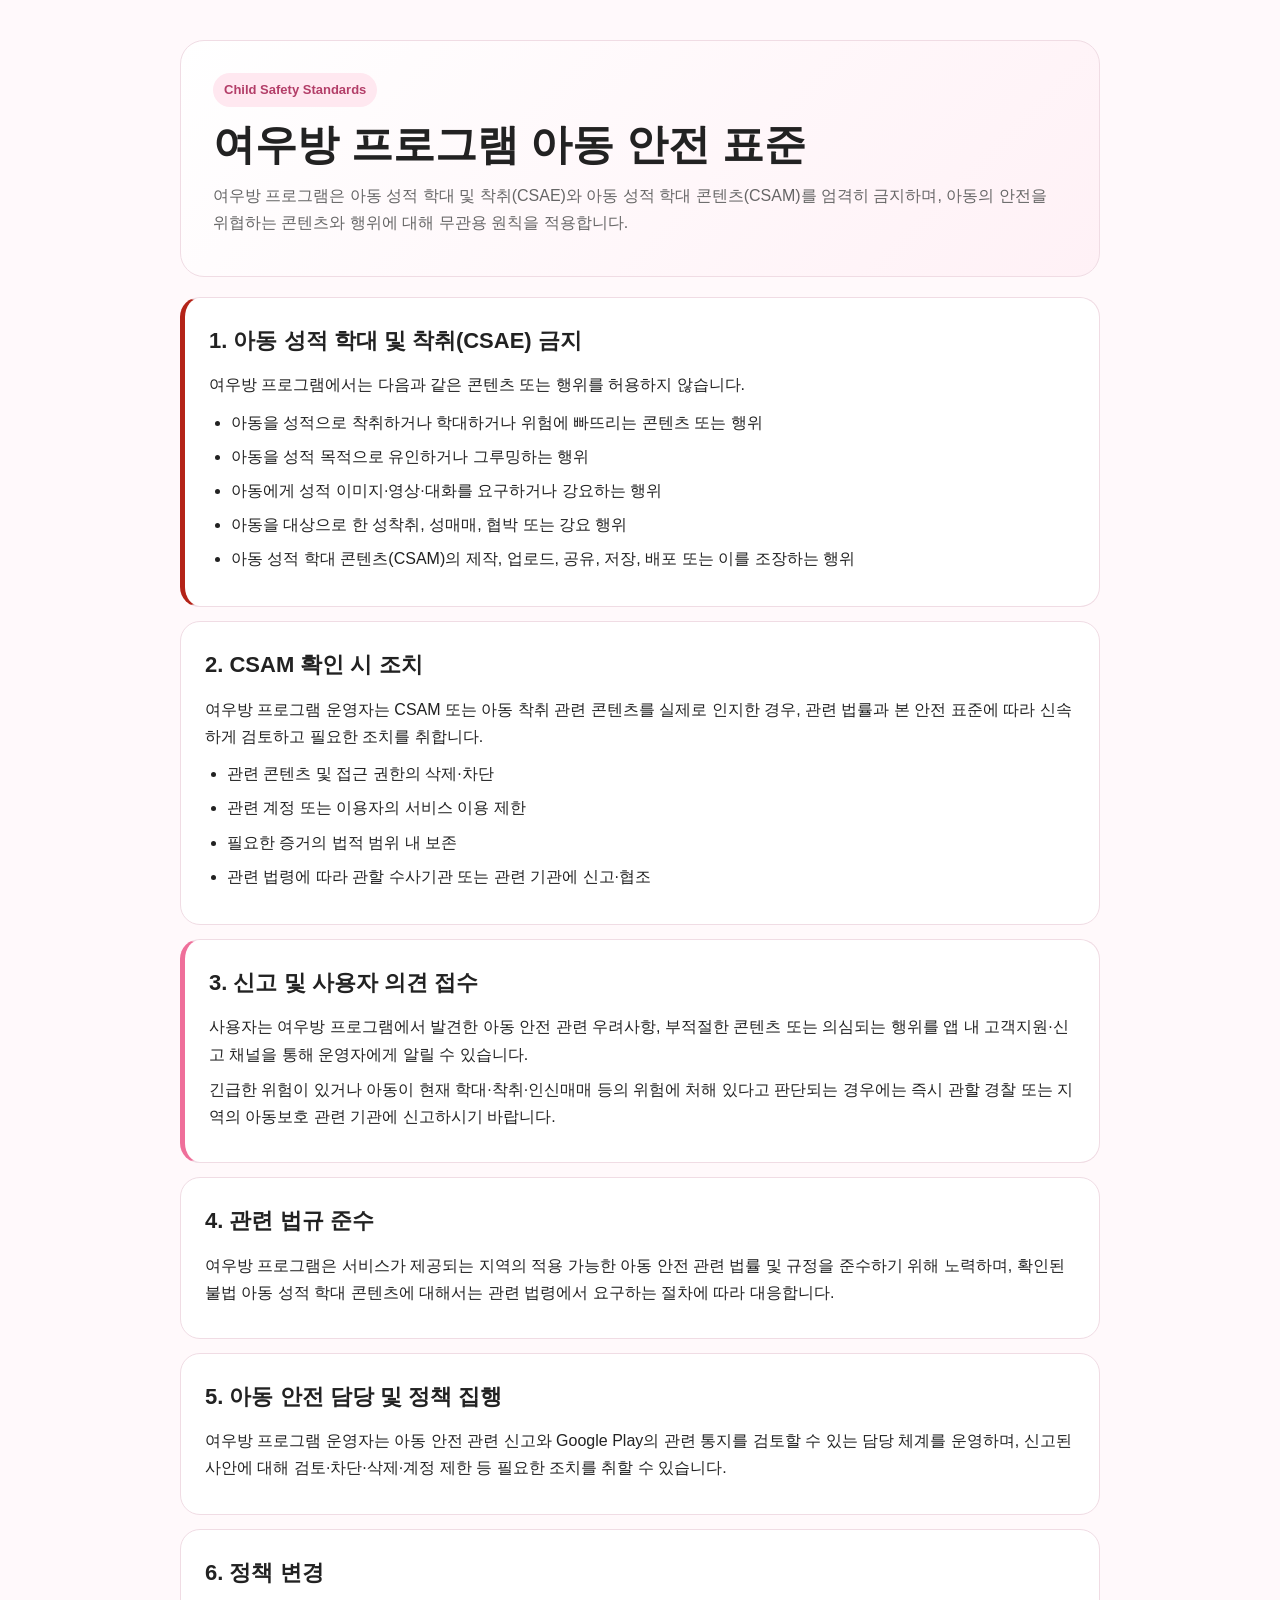
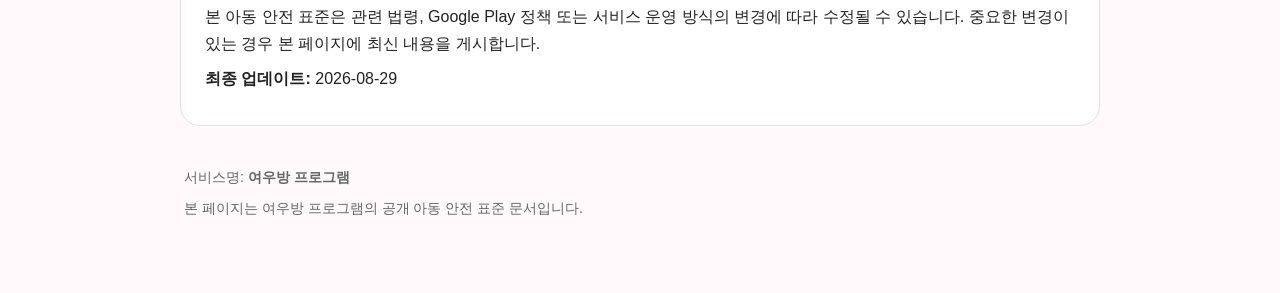
<file: child-safety.html>
<!DOCTYPE html>
<html lang="ko">
<head>
  <meta charset="utf-8" />
  <meta name="viewport" content="width=device-width, initial-scale=1" />
  <meta name="robots" content="index,follow" />
  <title>여우방 프로그램 아동 안전 표준</title>
  <meta name="description" content="여우방 프로그램의 아동 성적 학대 및 착취(CSAE) 및 아동 성적 학대 콘텐츠(CSAM) 방지 정책입니다." />
  <style>
    :root{
      --bg:#fff9fb;
      --card:#ffffff;
      --text:#222222;
      --muted:#666666;
      --brand:#ef6f9a;
      --brand-soft:#ffe8f0;
      --line:#f0dce4;
      --danger:#b42318;
    }
    *{box-sizing:border-box}
    body{
      margin:0;
      font-family:-apple-system,BlinkMacSystemFont,"Segoe UI","Noto Sans KR","Apple SD Gothic Neo",Arial,sans-serif;
      background:var(--bg);
      color:var(--text);
      line-height:1.7;
    }
    .wrap{
      width:min(920px,calc(100% - 32px));
      margin:0 auto;
      padding:40px 0 64px;
    }
    .hero{
      background:linear-gradient(135deg,#fff,#fff1f6);
      border:1px solid var(--line);
      border-radius:24px;
      padding:32px;
      margin-bottom:20px;
    }
    .badge{
      display:inline-block;
      padding:6px 11px;
      border-radius:999px;
      background:var(--brand-soft);
      color:#b33e68;
      font-weight:700;
      font-size:13px;
      margin-bottom:12px;
    }
    h1{
      margin:0 0 10px;
      font-size:clamp(28px,5vw,42px);
      line-height:1.25;
    }
    h2{
      margin:0 0 12px;
      font-size:22px;
    }
    p{margin:8px 0}
    .muted{color:var(--muted)}
    .card{
      background:var(--card);
      border:1px solid var(--line);
      border-radius:20px;
      padding:24px;
      margin:14px 0;
    }
    ul{padding-left:22px;margin:10px 0}
    li{margin:7px 0}
    .zero{
      border-left:5px solid var(--danger);
    }
    .report{
      border-left:5px solid var(--brand);
    }
    .footer{
      color:var(--muted);
      font-size:14px;
      padding:18px 4px 0;
    }
    a{color:#b33e68}
  </style>
</head>
<body>
  <main class="wrap">
    <section class="hero">
      <span class="badge">Child Safety Standards</span>
      <h1>여우방 프로그램 아동 안전 표준</h1>
      <p class="muted">
        여우방 프로그램은 아동 성적 학대 및 착취(CSAE)와 아동 성적 학대 콘텐츠(CSAM)를
        엄격히 금지하며, 아동의 안전을 위협하는 콘텐츠와 행위에 대해 무관용 원칙을 적용합니다.
      </p>
    </section>

    <section class="card zero">
      <h2>1. 아동 성적 학대 및 착취(CSAE) 금지</h2>
      <p>여우방 프로그램에서는 다음과 같은 콘텐츠 또는 행위를 허용하지 않습니다.</p>
      <ul>
        <li>아동을 성적으로 착취하거나 학대하거나 위험에 빠뜨리는 콘텐츠 또는 행위</li>
        <li>아동을 성적 목적으로 유인하거나 그루밍하는 행위</li>
        <li>아동에게 성적 이미지·영상·대화를 요구하거나 강요하는 행위</li>
        <li>아동을 대상으로 한 성착취, 성매매, 협박 또는 강요 행위</li>
        <li>아동 성적 학대 콘텐츠(CSAM)의 제작, 업로드, 공유, 저장, 배포 또는 이를 조장하는 행위</li>
      </ul>
    </section>

    <section class="card">
      <h2>2. CSAM 확인 시 조치</h2>
      <p>
        여우방 프로그램 운영자는 CSAM 또는 아동 착취 관련 콘텐츠를 실제로 인지한 경우,
        관련 법률과 본 안전 표준에 따라 신속하게 검토하고 필요한 조치를 취합니다.
      </p>
      <ul>
        <li>관련 콘텐츠 및 접근 권한의 삭제·차단</li>
        <li>관련 계정 또는 이용자의 서비스 이용 제한</li>
        <li>필요한 증거의 법적 범위 내 보존</li>
        <li>관련 법령에 따라 관할 수사기관 또는 관련 기관에 신고·협조</li>
      </ul>
    </section>

    <section class="card report">
      <h2>3. 신고 및 사용자 의견 접수</h2>
      <p>
        사용자는 여우방 프로그램에서 발견한 아동 안전 관련 우려사항, 부적절한 콘텐츠 또는
        의심되는 행위를 앱 내 고객지원·신고 채널을 통해 운영자에게 알릴 수 있습니다.
      </p>
      <p>
        긴급한 위험이 있거나 아동이 현재 학대·착취·인신매매 등의 위험에 처해 있다고 판단되는 경우에는
        즉시 관할 경찰 또는 지역의 아동보호 관련 기관에 신고하시기 바랍니다.
      </p>
    </section>

    <section class="card">
      <h2>4. 관련 법규 준수</h2>
      <p>
        여우방 프로그램은 서비스가 제공되는 지역의 적용 가능한 아동 안전 관련 법률 및 규정을
        준수하기 위해 노력하며, 확인된 불법 아동 성적 학대 콘텐츠에 대해서는 관련 법령에서 요구하는
        절차에 따라 대응합니다.
      </p>
    </section>

    <section class="card">
      <h2>5. 아동 안전 담당 및 정책 집행</h2>
      <p>
        여우방 프로그램 운영자는 아동 안전 관련 신고와 Google Play의 관련 통지를 검토할 수 있는
        담당 체계를 운영하며, 신고된 사안에 대해 검토·차단·삭제·계정 제한 등 필요한 조치를 취할 수 있습니다.
      </p>
    </section>

    <section class="card">
      <h2>6. 정책 변경</h2>
      <p>
        본 아동 안전 표준은 관련 법령, Google Play 정책 또는 서비스 운영 방식의 변경에 따라
        수정될 수 있습니다. 중요한 변경이 있는 경우 본 페이지에 최신 내용을 게시합니다.
      </p>
      <p><strong>최종 업데이트:</strong> 2026-08-29</p>
    </section>

    <footer class="footer">
      <p>서비스명: <strong>여우방 프로그램</strong></p>
      <p>본 페이지는 여우방 프로그램의 공개 아동 안전 표준 문서입니다.</p>
    </footer>
  </main>
</body>
</html>
</file>
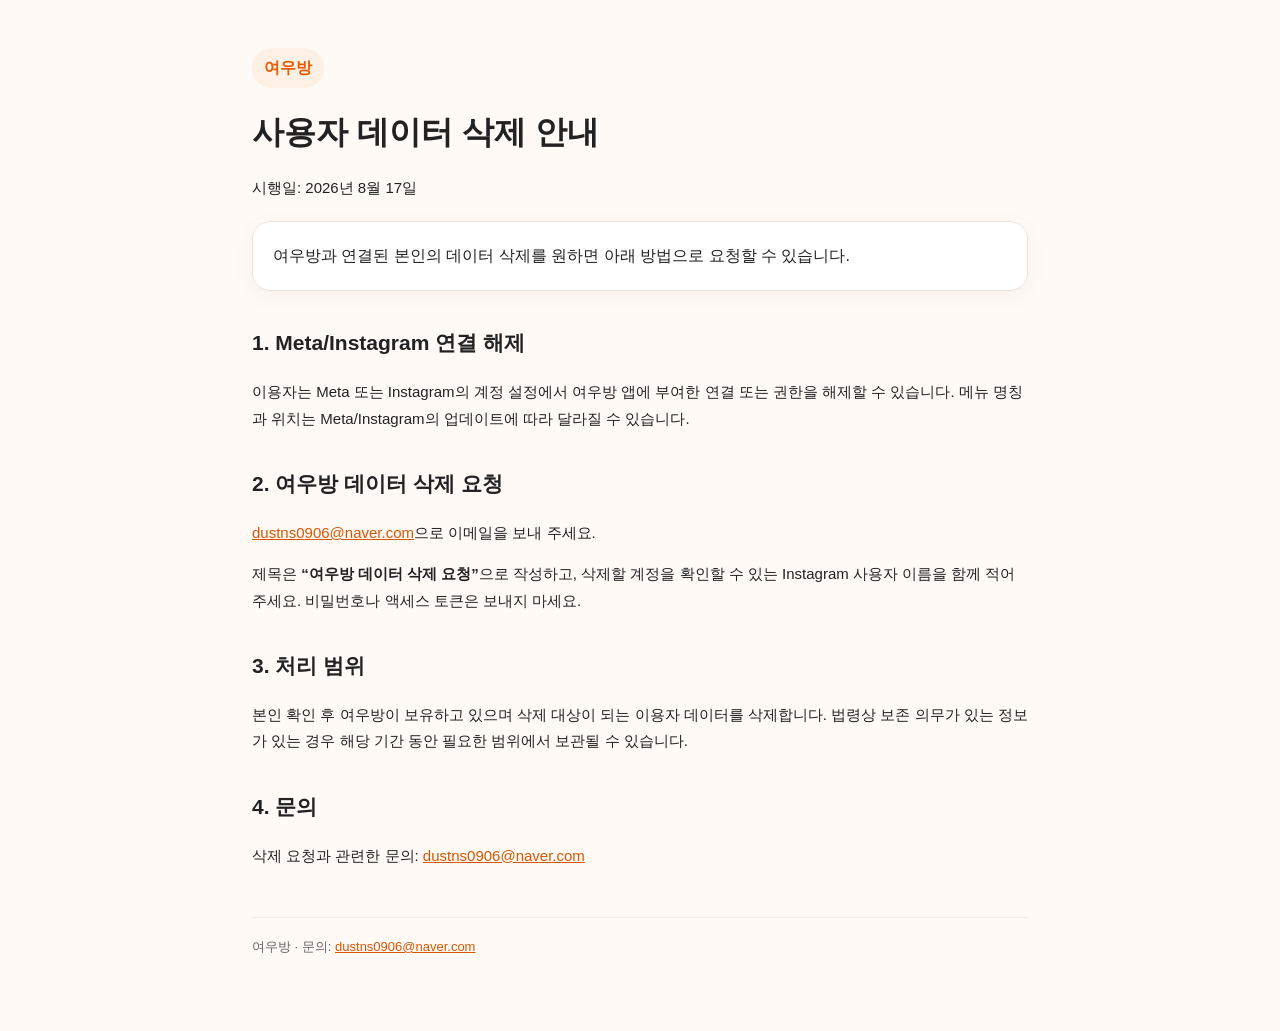
<file: data-deletion.html>
<!doctype html>
<html lang="ko">
<head>
<meta charset="utf-8">
<meta name="viewport" content="width=device-width,initial-scale=1">
<title>사용자 데이터 삭제 안내 | 여우방</title>
<style>
:root{color-scheme:light}
*{box-sizing:border-box}
body{margin:0;font-family:-apple-system,BlinkMacSystemFont,"Segoe UI","Noto Sans KR",Arial,sans-serif;background:#fffaf6;color:#222;line-height:1.75}
main{max-width:820px;margin:0 auto;padding:48px 22px 72px}
.badge{display:inline-block;background:#fff0e5;color:#e75b00;border-radius:999px;padding:6px 12px;font-weight:700}
h1{font-size:32px;margin:16px 0 8px}
h2{font-size:21px;margin-top:34px}
p,li{font-size:15px}
.card{background:white;border:1px solid #f0e4da;border-radius:18px;padding:20px;margin:20px 0;box-shadow:0 6px 24px rgba(0,0,0,.04)}
a{color:#d95500}
footer{margin-top:48px;padding-top:18px;border-top:1px solid #eee;color:#666;font-size:13px}
</style>
</head>
<body><main>
<span class="badge">여우방</span>
<h1>사용자 데이터 삭제 안내</h1>

<p>시행일: 2026년 8월 17일</p>
<div class="card">여우방과 연결된 본인의 데이터 삭제를 원하면 아래 방법으로 요청할 수 있습니다.</div>

<h2>1. Meta/Instagram 연결 해제</h2>
<p>이용자는 Meta 또는 Instagram의 계정 설정에서 여우방 앱에 부여한 연결 또는 권한을 해제할 수 있습니다. 메뉴 명칭과 위치는 Meta/Instagram의 업데이트에 따라 달라질 수 있습니다.</p>

<h2>2. 여우방 데이터 삭제 요청</h2>
<p><a href="mailto:dustns0906@naver.com?subject=%EC%97%AC%EC%9A%B0%EB%B0%A9%20%EB%8D%B0%EC%9D%B4%ED%84%B0%20%EC%82%AD%EC%A0%9C%20%EC%9A%94%EC%B2%AD">dustns0906@naver.com</a>으로 이메일을 보내 주세요.</p>
<p>제목은 <strong>“여우방 데이터 삭제 요청”</strong>으로 작성하고, 삭제할 계정을 확인할 수 있는 Instagram 사용자 이름을 함께 적어 주세요. 비밀번호나 액세스 토큰은 보내지 마세요.</p>

<h2>3. 처리 범위</h2>
<p>본인 확인 후 여우방이 보유하고 있으며 삭제 대상이 되는 이용자 데이터를 삭제합니다. 법령상 보존 의무가 있는 정보가 있는 경우 해당 기간 동안 필요한 범위에서 보관될 수 있습니다.</p>

<h2>4. 문의</h2>
<p>삭제 요청과 관련한 문의: <a href="mailto:dustns0906@naver.com">dustns0906@naver.com</a></p>

<footer>여우방 · 문의: <a href="mailto:dustns0906@naver.com">dustns0906@naver.com</a></footer>
</main></body></html>
</file>
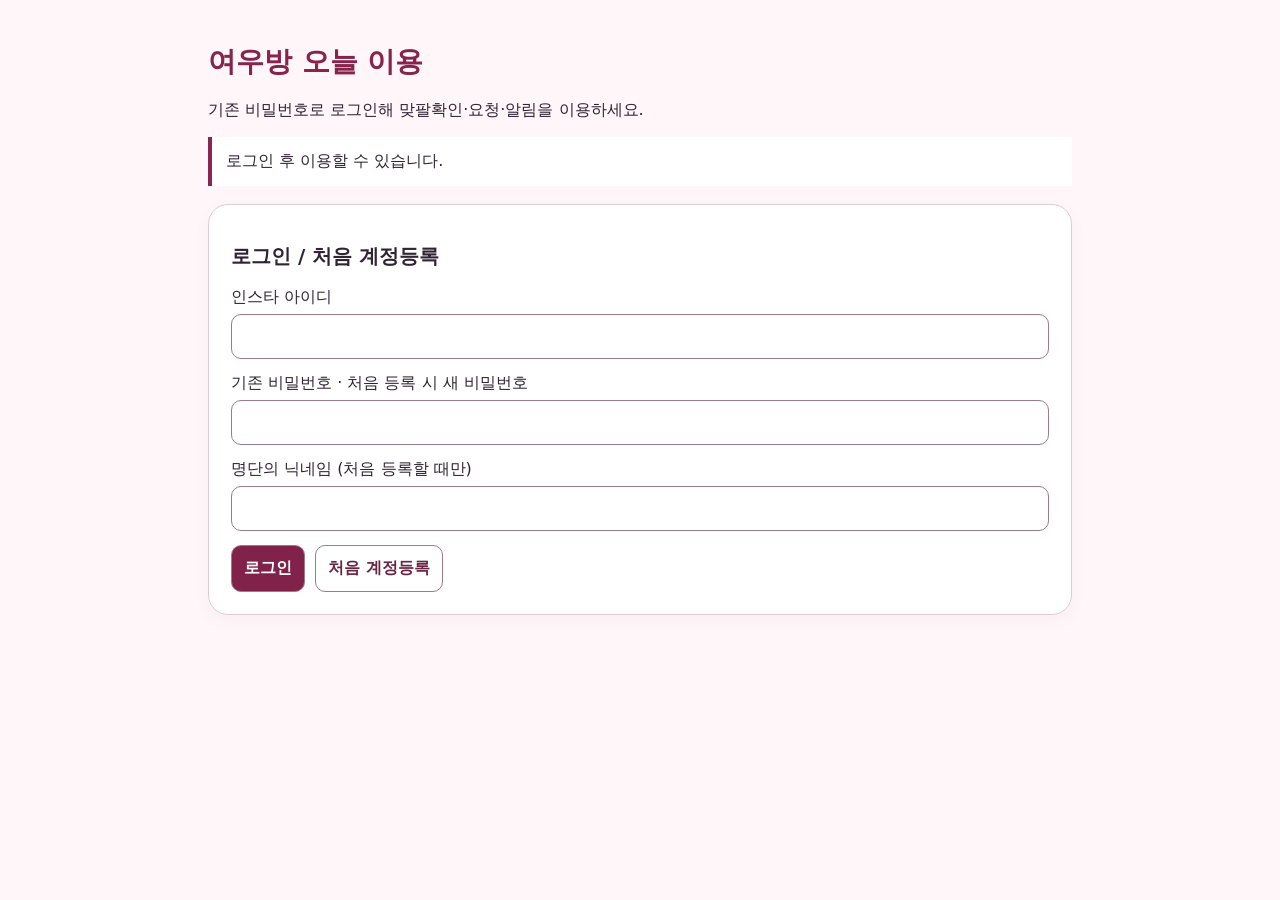
<file: emergency.html>
<!doctype html><html lang="ko"><head><meta charset="utf-8"><meta name="viewport" content="width=device-width,initial-scale=1"><meta name="referrer" content="no-referrer"><title>여우방 오늘 이용</title>
<style>
:root{font-family:system-ui,sans-serif;color:#302434;background:#fff6f9}*{box-sizing:border-box}body{max-width:900px;margin:auto;padding:24px 18px}h1{font-size:28px;color:#87244c}h2{font-size:20px}section{background:white;border:1px solid #e3cbd5;border-radius:20px;padding:22px;margin:18px 0;box-shadow:0 6px 20px #45213908}label{display:block;margin:14px 0 6px}input,select,textarea,button{font:inherit;border-radius:10px;padding:12px;border:1px solid #9c7c8a}input,textarea{width:100%}button{background:#802249;color:#fff;cursor:pointer;font-weight:650;min-height:44px}button:disabled{opacity:.55;cursor:wait}.secondary{background:white;color:#682544}a{color:#2448a5}.row{display:flex;gap:10px;flex-wrap:wrap;align-items:center;margin-top:14px}.item{border-top:1px solid #e6d7de;padding:16px 0;overflow-wrap:anywhere}.open{display:inline-block;background:#fae2ed;border:1px solid #b96588;color:#5f1738;border-radius:10px;padding:11px;text-decoration:none}.open.last{background:#134ba4;color:white;border-color:#103b80}#notice{white-space:pre-wrap;padding:14px;background:#fff;border-left:4px solid #8b2452;min-height:48px}small,.hint{color:#645060;line-height:1.7}[hidden]{display:none!important}button:focus-visible,a:focus-visible{outline:3px solid #245ac2;outline-offset:3px}
</style></head><body>
<header><h1>여우방 오늘 이용</h1><p>기존 비밀번호로 로그인해 맞팔확인·요청·알림을 이용하세요.</p></header>
<p id="notice" role="status" aria-live="polite">로그인 후 이용할 수 있습니다.</p>
<section id="auth"><h2>로그인 / 처음 계정등록</h2><form id="loginForm">
<label for="instagram">인스타 아이디</label><input id="instagram" autocomplete="username" required maxlength="31" spellcheck="false">
<label for="password">기존 비밀번호 · 처음 등록 시 새 비밀번호</label><input id="password" type="password" inputmode="numeric" pattern="[0-9]{4,6}" autocomplete="current-password" required minlength="4" maxlength="6">
<label for="nickname">명단의 닉네임 (처음 등록할 때만)</label><input id="nickname" maxlength="100">
<div class="row"><button type="submit">로그인</button><button id="register" type="button" class="secondary">처음 계정등록</button></div></form></section>
<main id="app" hidden><section><div class="row"><strong id="identity"></strong><button id="logout" class="secondary">로그아웃</button></div><p class="hint">알림·요청 목록은 새로고침 버튼으로 확인하세요. 접속이 몰리면 잠시 후 다시 눌러 주세요. 이 화면은 1시간 후 재로그인이 필요합니다.</p></section>
<section><h2>팔로우리스트 · 맞팔확인</h2><p class="hint">인스타그램에서 다운로드한 팔로워·팔로잉 ZIP을 선택하세요. 파일은 기기 안에서만 분석하며 서버로 전송하지 않습니다. 다운로드 시점의 자료를 기준으로 확인합니다.</p>
<label for="zipFile">인스타그램 ZIP 파일</label><input id="zipFile" type="file" accept=".zip"><div class="row"><button id="analyze">맞팔확인</button><button id="loadRoster" class="secondary">명단 새로고침</button></div>
<p id="summary"></p><label for="filter">표시할 회원</label><select id="filter"><option value="all">전체</option><option value="onlyMe">나만 팔로우</option><option value="fansOnly">상대만 팔로우</option><option value="mutual">맞팔</option><option value="neither">서로 안 함</option></select>
<label for="search">아이디 또는 닉네임 검색</label><input id="search" type="search"><div id="roster"></div><button id="rosterMore" class="secondary" hidden>회원 더 보기</button></section>
<section><h2>맞팔요청</h2><div class="row"><select id="direction" aria-label="요청 구분"><option value="received">받은 요청</option><option value="sent">보낸 요청</option></select><button id="requestsReload">요청 새로고침</button></div><div id="requests"></div><button id="requestsMore" class="secondary" hidden>요청 더 보기</button></section>
<section><h2>알림 <span id="unread"></span></h2><div class="row"><button id="notificationsReload">알림 새로고침</button><button id="readAll" class="secondary">모두 읽음</button></div><div id="notifications"></div><button id="notificationsMore" class="secondary" hidden>알림 더 보기</button></section>
</main><script type="module" src="./emergency.mjs?v=2611"></script></body></html>
</file>
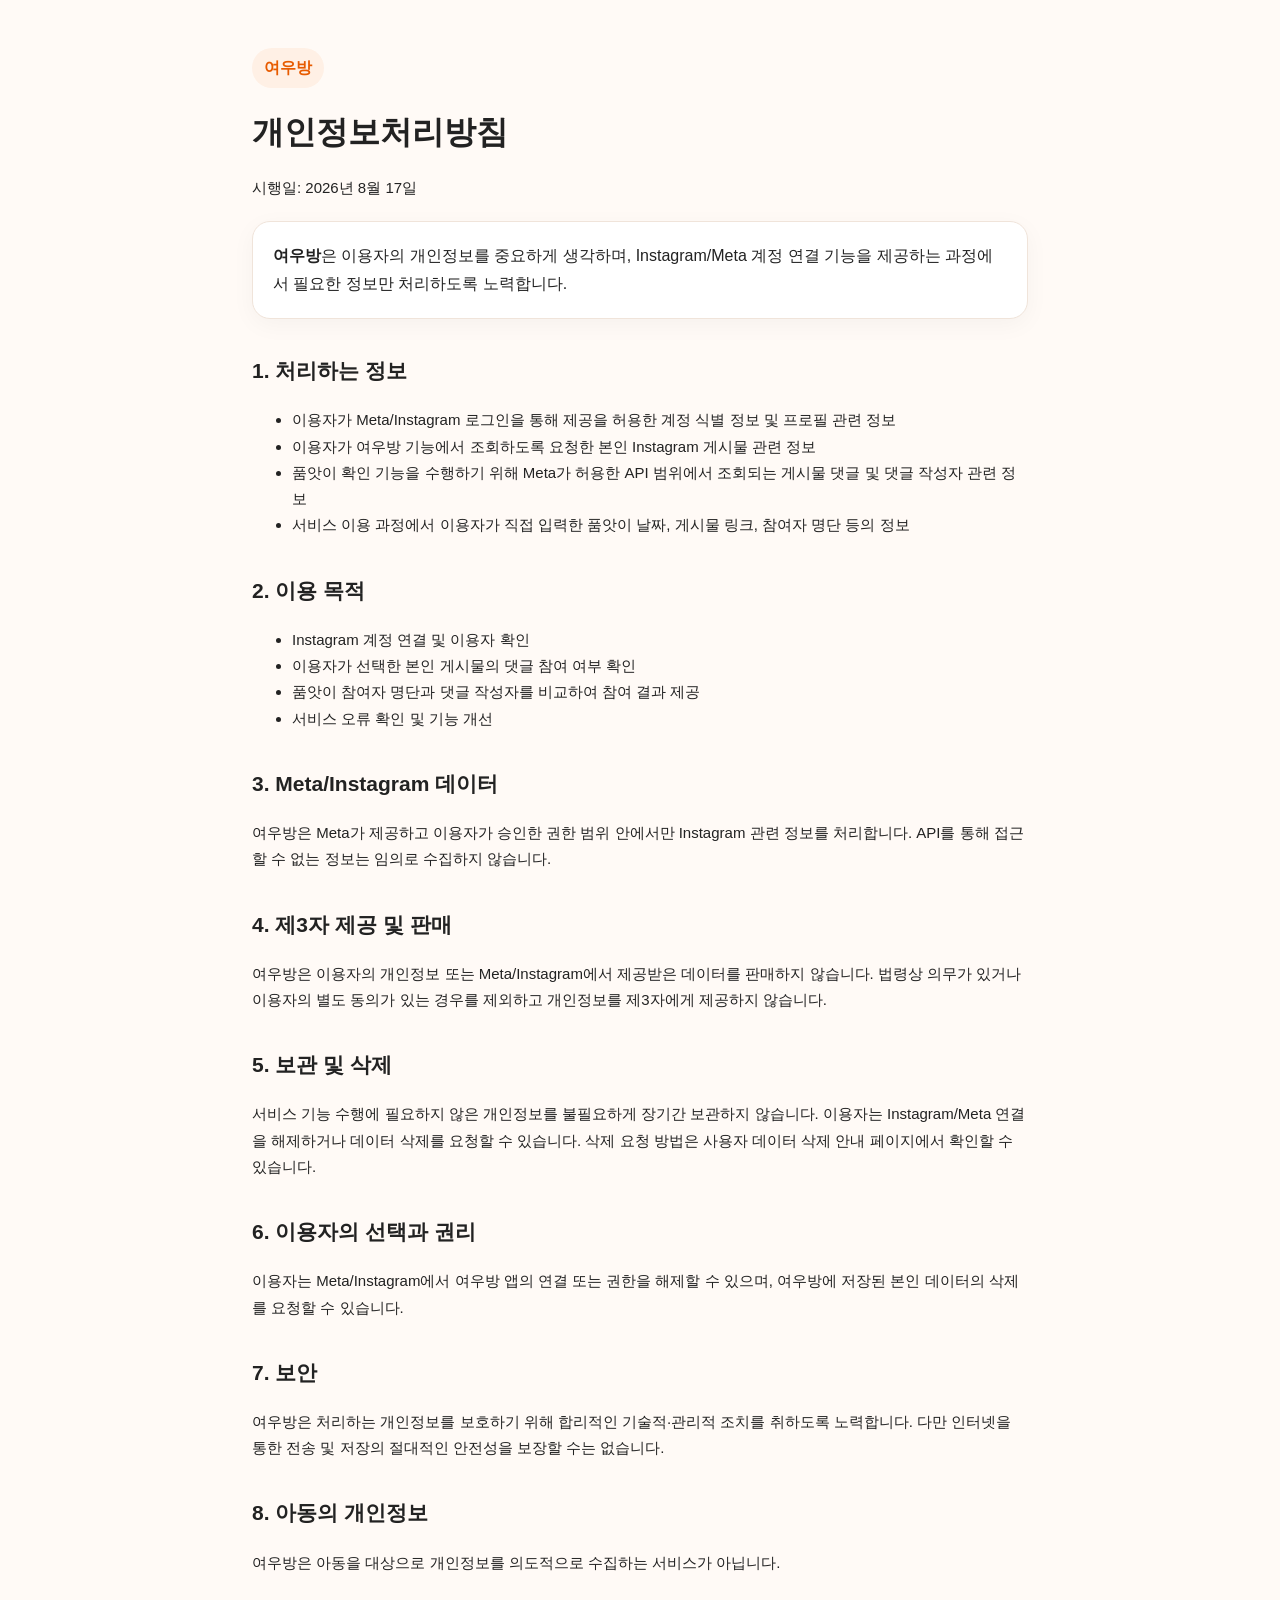
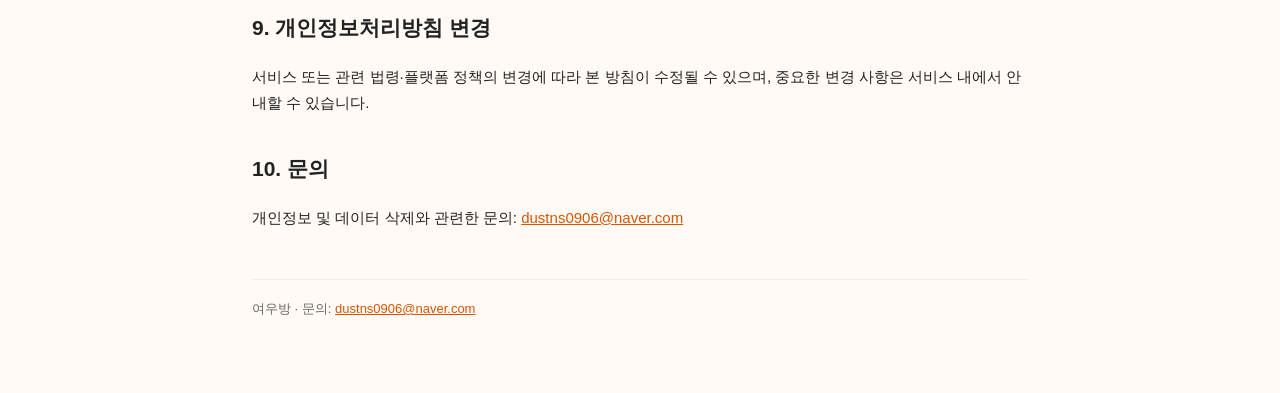
<file: privacy.html>
<!doctype html>
<html lang="ko">
<head>
<meta charset="utf-8">
<meta name="viewport" content="width=device-width,initial-scale=1">
<title>개인정보처리방침 | 여우방</title>
<style>
:root{color-scheme:light}
*{box-sizing:border-box}
body{margin:0;font-family:-apple-system,BlinkMacSystemFont,"Segoe UI","Noto Sans KR",Arial,sans-serif;background:#fffaf6;color:#222;line-height:1.75}
main{max-width:820px;margin:0 auto;padding:48px 22px 72px}
.badge{display:inline-block;background:#fff0e5;color:#e75b00;border-radius:999px;padding:6px 12px;font-weight:700}
h1{font-size:32px;margin:16px 0 8px}
h2{font-size:21px;margin-top:34px}
p,li{font-size:15px}
.card{background:white;border:1px solid #f0e4da;border-radius:18px;padding:20px;margin:20px 0;box-shadow:0 6px 24px rgba(0,0,0,.04)}
a{color:#d95500}
footer{margin-top:48px;padding-top:18px;border-top:1px solid #eee;color:#666;font-size:13px}
</style>
</head>
<body><main>
<span class="badge">여우방</span>
<h1>개인정보처리방침</h1>

<p>시행일: 2026년 8월 17일</p>
<div class="card"><strong>여우방</strong>은 이용자의 개인정보를 중요하게 생각하며, Instagram/Meta 계정 연결 기능을 제공하는 과정에서 필요한 정보만 처리하도록 노력합니다.</div>

<h2>1. 처리하는 정보</h2>
<ul>
<li>이용자가 Meta/Instagram 로그인을 통해 제공을 허용한 계정 식별 정보 및 프로필 관련 정보</li>
<li>이용자가 여우방 기능에서 조회하도록 요청한 본인 Instagram 게시물 관련 정보</li>
<li>품앗이 확인 기능을 수행하기 위해 Meta가 허용한 API 범위에서 조회되는 게시물 댓글 및 댓글 작성자 관련 정보</li>
<li>서비스 이용 과정에서 이용자가 직접 입력한 품앗이 날짜, 게시물 링크, 참여자 명단 등의 정보</li>
</ul>

<h2>2. 이용 목적</h2>
<ul>
<li>Instagram 계정 연결 및 이용자 확인</li>
<li>이용자가 선택한 본인 게시물의 댓글 참여 여부 확인</li>
<li>품앗이 참여자 명단과 댓글 작성자를 비교하여 참여 결과 제공</li>
<li>서비스 오류 확인 및 기능 개선</li>
</ul>

<h2>3. Meta/Instagram 데이터</h2>
<p>여우방은 Meta가 제공하고 이용자가 승인한 권한 범위 안에서만 Instagram 관련 정보를 처리합니다. API를 통해 접근할 수 없는 정보는 임의로 수집하지 않습니다.</p>

<h2>4. 제3자 제공 및 판매</h2>
<p>여우방은 이용자의 개인정보 또는 Meta/Instagram에서 제공받은 데이터를 판매하지 않습니다. 법령상 의무가 있거나 이용자의 별도 동의가 있는 경우를 제외하고 개인정보를 제3자에게 제공하지 않습니다.</p>

<h2>5. 보관 및 삭제</h2>
<p>서비스 기능 수행에 필요하지 않은 개인정보를 불필요하게 장기간 보관하지 않습니다. 이용자는 Instagram/Meta 연결을 해제하거나 데이터 삭제를 요청할 수 있습니다. 삭제 요청 방법은 사용자 데이터 삭제 안내 페이지에서 확인할 수 있습니다.</p>

<h2>6. 이용자의 선택과 권리</h2>
<p>이용자는 Meta/Instagram에서 여우방 앱의 연결 또는 권한을 해제할 수 있으며, 여우방에 저장된 본인 데이터의 삭제를 요청할 수 있습니다.</p>

<h2>7. 보안</h2>
<p>여우방은 처리하는 개인정보를 보호하기 위해 합리적인 기술적·관리적 조치를 취하도록 노력합니다. 다만 인터넷을 통한 전송 및 저장의 절대적인 안전성을 보장할 수는 없습니다.</p>

<h2>8. 아동의 개인정보</h2>
<p>여우방은 아동을 대상으로 개인정보를 의도적으로 수집하는 서비스가 아닙니다.</p>

<h2>9. 개인정보처리방침 변경</h2>
<p>서비스 또는 관련 법령·플랫폼 정책의 변경에 따라 본 방침이 수정될 수 있으며, 중요한 변경 사항은 서비스 내에서 안내할 수 있습니다.</p>

<h2>10. 문의</h2>
<p>개인정보 및 데이터 삭제와 관련한 문의: <a href="mailto:dustns0906@naver.com">dustns0906@naver.com</a></p>

<footer>여우방 · 문의: <a href="mailto:dustns0906@naver.com">dustns0906@naver.com</a></footer>
</main></body></html>
</file>
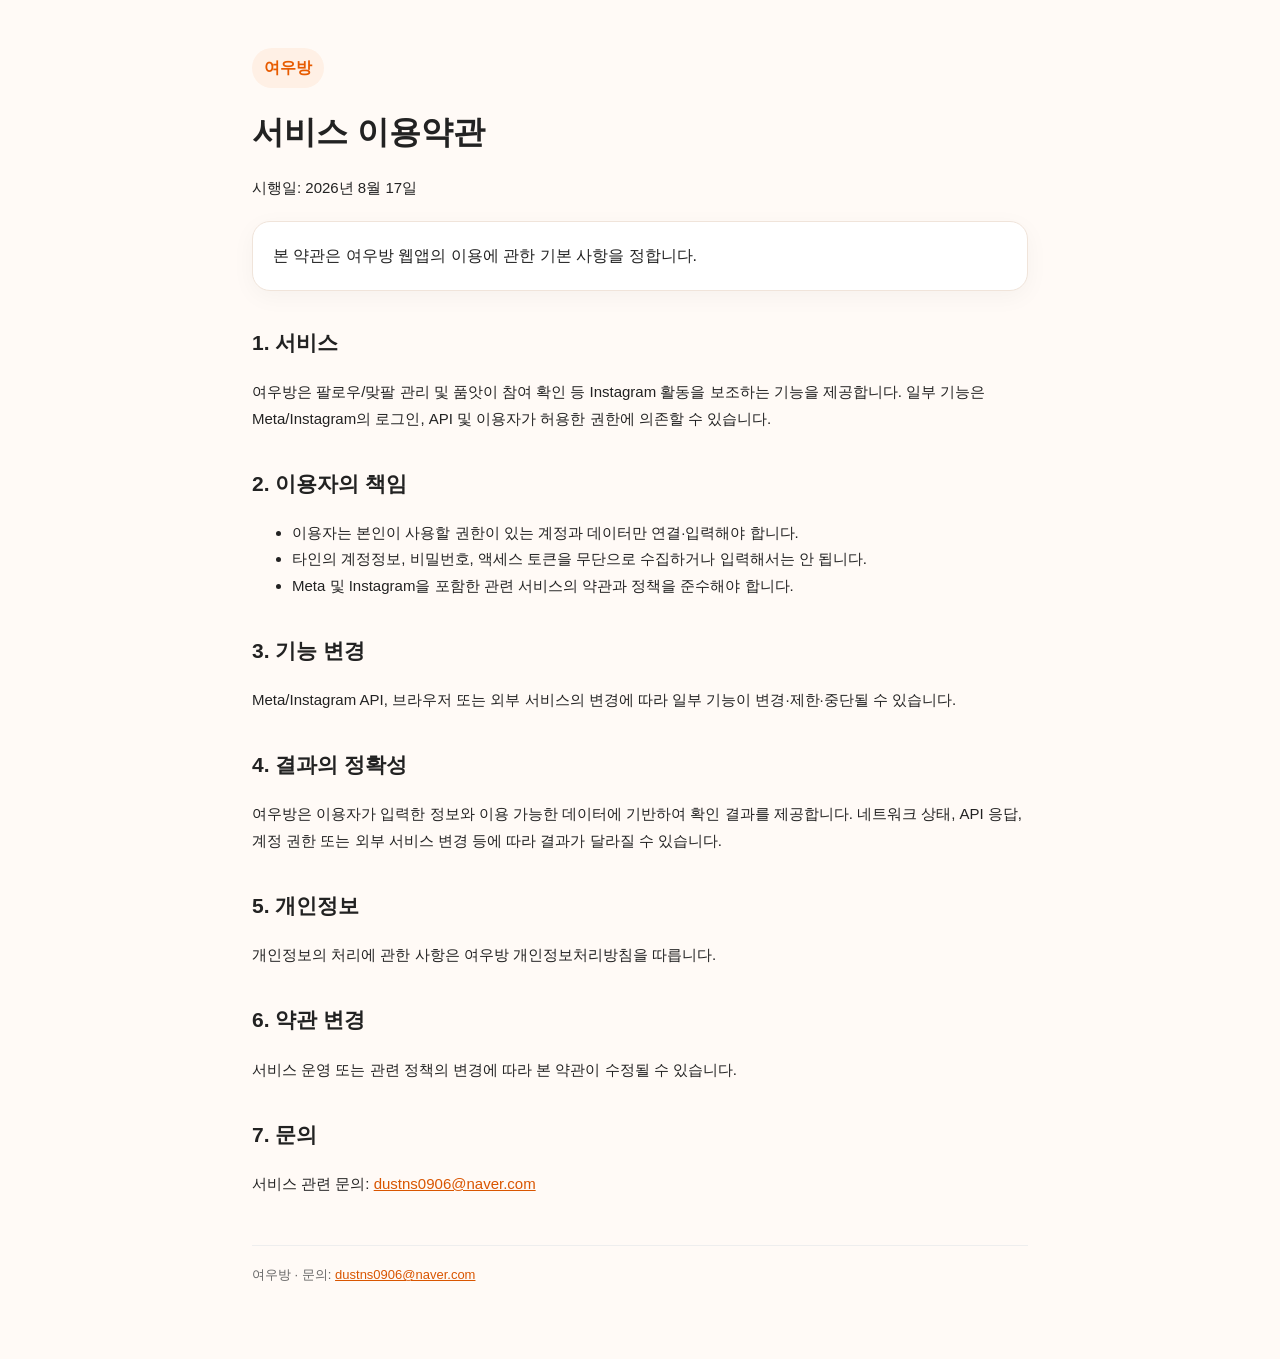
<file: terms.html>
<!doctype html>
<html lang="ko">
<head>
<meta charset="utf-8">
<meta name="viewport" content="width=device-width,initial-scale=1">
<title>서비스 이용약관 | 여우방</title>
<style>
:root{color-scheme:light}
*{box-sizing:border-box}
body{margin:0;font-family:-apple-system,BlinkMacSystemFont,"Segoe UI","Noto Sans KR",Arial,sans-serif;background:#fffaf6;color:#222;line-height:1.75}
main{max-width:820px;margin:0 auto;padding:48px 22px 72px}
.badge{display:inline-block;background:#fff0e5;color:#e75b00;border-radius:999px;padding:6px 12px;font-weight:700}
h1{font-size:32px;margin:16px 0 8px}
h2{font-size:21px;margin-top:34px}
p,li{font-size:15px}
.card{background:white;border:1px solid #f0e4da;border-radius:18px;padding:20px;margin:20px 0;box-shadow:0 6px 24px rgba(0,0,0,.04)}
a{color:#d95500}
footer{margin-top:48px;padding-top:18px;border-top:1px solid #eee;color:#666;font-size:13px}
</style>
</head>
<body><main>
<span class="badge">여우방</span>
<h1>서비스 이용약관</h1>

<p>시행일: 2026년 8월 17일</p>
<div class="card">본 약관은 여우방 웹앱의 이용에 관한 기본 사항을 정합니다.</div>

<h2>1. 서비스</h2>
<p>여우방은 팔로우/맞팔 관리 및 품앗이 참여 확인 등 Instagram 활동을 보조하는 기능을 제공합니다. 일부 기능은 Meta/Instagram의 로그인, API 및 이용자가 허용한 권한에 의존할 수 있습니다.</p>

<h2>2. 이용자의 책임</h2>
<ul>
<li>이용자는 본인이 사용할 권한이 있는 계정과 데이터만 연결·입력해야 합니다.</li>
<li>타인의 계정정보, 비밀번호, 액세스 토큰을 무단으로 수집하거나 입력해서는 안 됩니다.</li>
<li>Meta 및 Instagram을 포함한 관련 서비스의 약관과 정책을 준수해야 합니다.</li>
</ul>

<h2>3. 기능 변경</h2>
<p>Meta/Instagram API, 브라우저 또는 외부 서비스의 변경에 따라 일부 기능이 변경·제한·중단될 수 있습니다.</p>

<h2>4. 결과의 정확성</h2>
<p>여우방은 이용자가 입력한 정보와 이용 가능한 데이터에 기반하여 확인 결과를 제공합니다. 네트워크 상태, API 응답, 계정 권한 또는 외부 서비스 변경 등에 따라 결과가 달라질 수 있습니다.</p>

<h2>5. 개인정보</h2>
<p>개인정보의 처리에 관한 사항은 여우방 개인정보처리방침을 따릅니다.</p>

<h2>6. 약관 변경</h2>
<p>서비스 운영 또는 관련 정책의 변경에 따라 본 약관이 수정될 수 있습니다.</p>

<h2>7. 문의</h2>
<p>서비스 관련 문의: <a href="mailto:dustns0906@naver.com">dustns0906@naver.com</a></p>

<footer>여우방 · 문의: <a href="mailto:dustns0906@naver.com">dustns0906@naver.com</a></footer>
</main></body></html>
</file>
<file: style.css>
@import url('https://fonts.googleapis.com/css2?family=Gowun+Dodum&family=Jua&display=swap');

*{box-sizing:border-box}:root{--orange:#ff6500;--text:#161616;--muted:#737986;--line:#e6e8eb;--bg:#f7f8fa;--white:#fff;--green:#19a85b;--blue:#1877e8;--red:#e83d46}html{background:var(--bg)}body{margin:0;background:var(--bg);color:var(--text);font-family:system-ui,-apple-system,"Segoe UI",sans-serif;font-weight:700}.header{position:sticky;top:0;z-index:30;background:#fff;border-bottom:1px solid var(--line);display:flex;justify-content:space-between;align-items:center;padding:14px 18px}.brand{display:flex;align-items:center;gap:12px}.brand-symbol{width:42px;height:42px;color:#59606c}.brand-symbol svg{width:100%;height:100%;fill:none;stroke:currentColor;stroke-width:2.6;stroke-linecap:round}.brand h1{margin:0;font-size:22px}.brand p{margin:3px 0 0;color:var(--orange);font-size:12px}.install,.outline{border:1px solid #d9dde3;background:#fff;border-radius:12px;padding:11px 14px;font-weight:900}.container{max-width:1180px;margin:auto;padding:16px 16px 118px}.view{display:none}.view.active{display:block}.card,.notice-card{background:#fff;border:1px solid var(--line);border-radius:20px;padding:22px;margin:14px 0;box-shadow:0 8px 24px rgba(20,28,40,.05)}h2,h3{margin:0 0 8px}.subtext,.status,.state-text{color:var(--muted);font-size:14px}.section-title-row,.room-row,.notice-head{display:flex;align-items:center;justify-content:space-between;gap:12px}.room-info{display:flex;align-items:center;gap:10px}.room-info span{color:var(--muted)}.small{padding:9px 12px}.file-input{display:flex;justify-content:center;align-items:center;min-height:72px;border:1px dashed #cfd4db;border-radius:14px;margin:18px 0;background:#fafbfc}.file-input input{display:none}.primary{width:100%;border:0;border-radius:13px;background:var(--orange);color:#fff;padding:16px;font-size:18px;font-weight:1000}.small-primary{width:auto;padding:13px 22px}.stats-grid{display:grid;grid-template-columns:repeat(4,1fr);gap:10px;margin:16px 0}.stats-grid article{border:1px solid var(--line);border-radius:14px;padding:15px;background:#fff}.stats-grid span{display:block;color:var(--muted);font-size:13px}.stats-grid strong{display:block;margin-top:6px;font-size:23px}.compact strong{font-size:20px}.search-wrap{display:flex;align-items:center;gap:8px;border:1px solid #d9dde3;border-radius:12px;padding:0 13px;background:#fff;min-width:280px}.search-wrap input{width:100%;height:46px;border:0;outline:none;font:inherit}.standalone{max-width:520px;margin:14px 0}.group-tabs,.tabs{display:flex;gap:8px;overflow:auto;padding:4px 0 12px}.group-tab,.tab{border:1px solid var(--line);background:#fff;border-radius:999px;padding:10px 14px;white-space:nowrap;font-weight:900}.group-tab.active,.tab.active{border-color:var(--orange);color:var(--orange);background:#fff7f1}.follow-head,.follow-item{display:grid;grid-template-columns:80px 1fr 1.6fr 110px;gap:10px;align-items:center}.follow-head{padding:11px 12px;color:#6e7580;border-top:1px solid var(--line);border-bottom:1px solid var(--line);font-size:13px}.follow-item{padding:12px;border-bottom:1px solid #eef0f2}.follow-item a,.id{color:#161616;text-decoration:none;font-weight:900}.insta-btn,.insta{display:inline-block;text-align:center;text-decoration:none;border-radius:999px;padding:8px 10px;background:#fff1e8;color:#e95800;font-size:13px}.summary-grid{display:grid;grid-template-columns:repeat(4,1fr);gap:12px}.summary-box{border:1px solid var(--line);border-radius:15px;padding:18px;text-align:center}.summary-box strong{display:block;font-size:31px;margin-top:7px}.summary-box small{color:#666}.green strong{color:var(--green)}.orange strong{color:var(--orange)}.blue strong{color:var(--blue)}.gray strong{color:#737986}.rate{text-align:center;color:#5f6672}.rate strong{color:var(--orange)}.tools{display:flex;gap:10px;align-items:center}.tools .search-wrap{flex:1}.table-head,.item{display:grid;grid-template-columns:70px 1fr 1.5fr 1fr 90px;gap:8px;align-items:center}.table-head{padding:12px;border-top:1px solid var(--line);border-bottom:1px solid var(--line);color:#717783;font-size:13px}.item{padding:12px;border-bottom:1px solid #eef0f2}.badge{font-size:13px}.badge.mutual{color:var(--green)}.badge.onlyMe{color:var(--orange)}.badge.fansOnly{color:var(--blue)}.badge.neither{color:#777}.admin-login{display:flex;gap:10px;max-width:480px}.admin-login input,input[type=text],textarea{width:100%;border:1px solid #d9dde3;border-radius:12px;padding:13px;font:inherit;outline:none}.admin-actions{display:flex;gap:10px;margin:12px 0}textarea{min-height:120px;resize:vertical;margin:10px 0}.admin-notice-list{margin-top:16px}.notice-row{display:flex;justify-content:space-between;gap:12px;border:1px solid var(--line);border-radius:12px;padding:13px;margin-top:8px}.notice-row button,#closeNoticeBtn{border:0;background:transparent;color:#d53b3b;font-weight:900}.notice-card{border-left:4px solid var(--orange)}.notice-item{padding:10px 0;border-top:1px solid #eee}.notice-item:first-child{border-top:0}.notice-item h4{margin:0 0 5px}.notice-item p{margin:0;color:#606773;white-space:pre-wrap}.hidden{display:none!important}.toast{position:fixed;left:50%;bottom:22px;transform:translateX(-50%);display:none;background:#151515;color:#fff;padding:11px 16px;border-radius:999px;z-index:99}.empty-state{text-align:center;padding:35px;color:#747b87}footer{display:flex;justify-content:space-between;max-width:1180px;margin:auto;padding:20px;color:#858b96;font-size:13px}hr{border:0;border-top:1px solid var(--line);margin:22px 0}@media(max-width:760px){.header{padding:12px}.brand h1{font-size:19px}.brand-symbol{width:34px;height:34px}.container{padding:10px}.card{padding:16px;border-radius:16px}.stats-grid,.summary-grid{grid-template-columns:1fr 1fr}.tools{flex-wrap:wrap}.tools .search-wrap{min-width:100%;order:-1}.follow-head,.follow-item{grid-template-columns:52px .8fr 1.4fr 74px;font-size:13px}.table-head{display:none}.item{grid-template-columns:36px 1fr 1fr;gap:6px}.item .badge{grid-column:2}.item .insta{grid-column:3;grid-row:1/3}.admin-login{flex-direction:column}.admin-actions{flex-direction:column}footer{padding:16px}.install{padding:9px 10px}.section-title-row{align-items:flex-start}}
/* V17.1 모바일 결과 목록 겹침 수정 */
.item-person{min-width:0;display:flex;flex-direction:column;gap:5px}
.item-name{display:block;min-width:0;overflow:hidden;text-overflow:ellipsis;white-space:nowrap}
.item .id{display:block;min-width:0;overflow:hidden;text-overflow:ellipsis;white-space:nowrap}
.item-no{color:#555;font-weight:900}
.badge{font-weight:900;white-space:nowrap}
@media(max-width:760px){
  .item{
    grid-template-columns:32px minmax(0,1fr) 88px;
    grid-template-areas:
      "no person insta"
      "no badge insta";
    gap:7px 10px;
    align-items:center;
    padding:14px 8px;
  }
  .item-no{grid-area:no;align-self:start;padding-top:2px}
  .item-person{grid-area:person}
  .item .badge{grid-area:badge;justify-self:start;font-size:12px;line-height:1.25}
  .item .insta{grid-area:insta;align-self:center;width:88px;padding:10px 8px}
  .item-name{font-size:16px}
  .item .id{font-size:14px}
  .tabs{padding-bottom:10px}
  .tab{font-size:13px;padding:9px 12px}
}
@media(max-width:380px){
  .item{grid-template-columns:28px minmax(0,1fr) 76px}
  .item .insta{width:76px;font-size:12px}
}

/* V18 하단 고정 내비게이션 */
.bottom-nav{
  position:fixed;left:0;right:0;bottom:0;z-index:60;
  display:grid;grid-template-columns:repeat(3,1fr);
  padding:8px 10px calc(8px + env(safe-area-inset-bottom));
  background:rgba(255,255,255,.97);
  border-top:1px solid var(--line);
  box-shadow:0 -8px 24px rgba(20,28,40,.08);
  backdrop-filter:blur(14px);
}
.bottom-nav .nav-btn{
  min-width:0;border:0;background:transparent;border-radius:13px;
  padding:8px 5px 7px;color:#7a818c;font-weight:900;
  display:flex;flex-direction:column;align-items:center;justify-content:center;gap:4px;
  font-size:12px;line-height:1.1;
}
.bottom-nav .nav-icon{font-size:23px;line-height:1;font-weight:700}
.bottom-nav .nav-btn.active{color:var(--orange);background:#fff3eb}
.bottom-nav .nav-btn:active{transform:scale(.98)}
body{padding-bottom:env(safe-area-inset-bottom)}
.toast{bottom:92px}
@media(min-width:761px){
  .bottom-nav{left:50%;right:auto;transform:translateX(-50%);width:min(560px,100%);border:1px solid var(--line);border-bottom:0;border-radius:18px 18px 0 0}
}
@media(max-width:760px){
  .header{position:sticky;top:0}
  .container{padding-bottom:112px}
  footer{padding-bottom:96px}
}


/* V18.1 맞팔확인 잠금 설정 */
.lock-card{
  text-align:center;
  padding:42px 20px;
}
.lock-icon{
  font-size:46px;
  margin-bottom:10px;
}
.lock-card h2{
  margin:0 0 10px;
}
.lock-card p{
  margin:5px 0;
}
.lock-state{
  display:inline-flex;
  align-items:center;
  justify-content:center;
  min-width:84px;
  padding:8px 12px;
  border-radius:999px;
  font-size:13px;
  font-weight:900;
}
.lock-state.unlocked{
  background:#eaf8ef;
  color:#14864b;
}
.lock-state.locked{
  background:#fff0f0;
  color:#d33c3c;
}
.danger-outline{
  border-color:#efb2b2 !important;
  color:#d53b3b !important;
}
.success-outline{
  border-color:#a9dbbd !important;
  color:#16864b !important;
}
@media(max-width:520px){
  .admin-actions{
    grid-template-columns:1fr !important;
  }
}


/* V19 로고 및 앱 이름 */
.brand-logo{
  width:52px;
  height:52px;
  border-radius:50%;
  object-fit:cover;
  flex:0 0 auto;
  border:1px solid #f2ddcc;
  box-shadow:0 3px 10px rgba(255,101,0,.12);
}
.brand-text h1{
  display:flex;
  flex-direction:column;
  gap:1px;
  margin:0;
  font-size:19px;
  line-height:1.15;
}
.brand-text h1 span:last-child{
  font-size:15px;
  white-space:nowrap;
}
.brand-text p{
  margin:4px 0 0;
  color:var(--orange);
  font-size:11px;
}
@media(max-width:420px){
  .brand{gap:9px}
  .brand-logo{width:45px;height:45px}
  .brand-text h1{font-size:17px}
  .brand-text h1 span:last-child{font-size:13px}
  .install{font-size:13px;padding:9px 9px}
}
@media(max-width:350px){
  .brand-text h1 span:last-child{font-size:11.5px}
  .brand-logo{width:41px;height:41px}
}


/* V26 Apps Script 실시간 인증 */
body.gate-open{overflow:hidden}
.gate-overlay{
  position:fixed;inset:0;z-index:999;
  display:grid;place-items:center;
  padding:20px;
  background:rgba(247,248,250,.98);
  backdrop-filter:blur(8px);
}
.gate-card{
  width:min(420px,100%);
  background:#fff;
  border:1px solid var(--line);
  border-radius:24px;
  padding:28px;
  text-align:center;
  box-shadow:0 20px 60px rgba(20,28,40,.13);
}
.gate-logo{
  width:92px;height:92px;
  border-radius:50%;
  object-fit:cover;
  border:1px solid #f2ddcc;
}
.gate-card h1{margin:16px 0 8px;font-size:24px}
.gate-card p{color:var(--muted);line-height:1.55}
.gate-form{display:grid;gap:10px;margin-top:18px}
.gate-form input,.inline-auth input,.setting-row input{
  width:100%;border:1px solid #d9dde3;border-radius:12px;
  padding:14px;font:inherit;outline:none;
}
.gate-form input:focus,.inline-auth input:focus,.setting-row input:focus{
  border-color:var(--orange);
  box-shadow:0 0 0 3px rgba(255,101,0,.1);
}
.text-btn{
  border:0;background:transparent;color:var(--orange);
  font-weight:900;padding:13px;margin-top:5px;
}
.error-text{color:#d53b3b!important;font-size:13px;min-height:18px}
.inline-auth{
  max-width:480px;margin:18px auto 0;
  display:flex;gap:10px;
}
.setting-block{padding:2px 0}
.setting-row{
  display:grid;grid-template-columns:minmax(0,1fr) auto;
  gap:10px;margin-top:12px;
}
.setting-row .outline{white-space:nowrap}
#apiState{margin:3px 0 0}
@media(max-width:600px){
  .gate-card{padding:23px 18px;border-radius:20px}
  .gate-logo{width:80px;height:80px}
  .inline-auth,.setting-row{grid-template-columns:1fr;display:grid}
  .inline-auth .small-primary,.setting-row .outline{width:100%}
}


/* V27 실시간 공지·업데이트·로그 */
.admin-log-list{display:grid;gap:8px;margin-top:12px;max-height:360px;overflow:auto}
.log-row{display:grid;grid-template-columns:145px 120px minmax(0,1fr);gap:10px;align-items:center;padding:11px 12px;border:1px solid var(--line);border-radius:12px;background:#fafbfc;font-size:13px}
.log-row strong{font-size:12px;color:var(--muted)}
.log-row span{font-weight:900}
.log-row small{overflow:hidden;text-overflow:ellipsis;white-space:nowrap;color:var(--muted)}
@media(max-width:600px){.log-row{grid-template-columns:1fr}.log-row small{white-space:normal}}


/* V28 미니멀 접속 화면 */
.access-card{width:min(390px,100%);padding:28px 22px}
.access-card #gateMessage:empty{display:none}
.access-role-grid{display:grid;grid-template-columns:1fr 1fr;gap:12px;margin-top:22px}
.access-role{
  min-height:122px;border:1px solid var(--line);border-radius:18px;background:#fff;
  display:flex;flex-direction:column;align-items:center;justify-content:center;gap:10px;
  font:inherit;font-weight:900;color:var(--text);cursor:pointer;
  box-shadow:0 6px 18px rgba(20,28,40,.04)
}
.access-role.general{border-color:#ffd5b8;background:#fffaf6}
.access-role.admin{border-color:#dfe3e8;background:#fafbfc}
.access-role:active{transform:scale(.98)}
.role-icon{font-size:31px;line-height:1}
#gateBackBtn{margin-top:0}
.simple-stats{display:flex;gap:10px;margin:14px 0}
.simple-stats article{
  min-width:120px;display:flex;align-items:center;gap:8px;
  padding:12px 14px;border:1px solid var(--line);border-radius:14px;background:#fff
}
.simple-stats article span{font-size:18px;color:var(--orange)}
.simple-stats article strong{font-size:18px}
.icon-btn{
  width:42px;height:42px;border:1px solid var(--line);border-radius:12px;
  background:#fff;color:var(--text);font-size:21px;font-weight:900;cursor:pointer
}
.icon-btn:active{transform:rotate(25deg)}
.section-title-row h2{margin-bottom:0}
#adminView .card>h2{margin-bottom:16px}
#adminPanel .section-title-row>div>h2{margin-bottom:0}
@media(max-width:520px){
  .access-role-grid{grid-template-columns:1fr}
  .access-role{min-height:92px;flex-direction:row}
  .simple-stats{overflow:auto}
}

/* V29 첫 화면 */
.access-card #gateMessage.hidden{display:none!important}
.access-role strong{font-size:20px}
.access-role.general{background:linear-gradient(180deg,#fffaf6 0%,#fff6ee 100%);border-color:#ffd1ae}
.access-role.admin{background:#fff}


/* V30 일반 사용자 공지 하단 메뉴 */
.notice-page-card{min-height:58vh}
.notice-page-list{display:grid;gap:12px;margin-top:16px}
.notice-page-item{
  border:1px solid var(--line);
  border-radius:16px;
  padding:16px;
  background:#fffaf6;
}
.notice-page-item p{
  margin:6px 0 0;
  line-height:1.65;
  white-space:pre-wrap;
  color:var(--text);
}
.notice-page-time{
  font-size:12px;
  color:var(--muted);
}
.bottom-nav .nav-btn{
  flex:1;
  min-width:0;
}


/* V31 닉네임 한 줄 및 리스트 정리 */
.app-version{display:none!important}

.follow-head,
.follow-item{
  display:grid;
  grid-template-columns:42px minmax(72px,1fr) minmax(130px,1.7fr) 88px;
  align-items:center;
  column-gap:12px;
}

.follow-item{
  min-height:72px;
  padding:12px 16px;
}

.follow-no{
  width:42px;
  text-align:center;
  font-weight:800;
}

.follow-name,
.follow-id{
  min-width:0;
  white-space:nowrap;
  overflow:hidden;
  text-overflow:ellipsis;
}

.follow-name{
  display:block;
  font-weight:800;
  line-height:1.25;
}

.follow-id{
  display:block;
  font-weight:700;
}

.insta-btn{
  width:88px;
  min-width:88px;
  white-space:nowrap;
  text-align:center;
}

.bottom-nav .nav-btn{
  min-height:78px;
  display:flex;
  flex-direction:column;
  justify-content:center;
  align-items:center;
  gap:5px;
}

.bottom-nav .nav-icon{
  line-height:1;
}

@media(max-width:520px){
  .follow-head,
  .follow-item{
    grid-template-columns:34px minmax(58px,.8fr) minmax(118px,1.6fr) 78px;
    column-gap:9px;
  }

  .follow-item{
    min-height:66px;
    padding:10px 12px;
  }

  .follow-no{
    width:34px;
  }

  .follow-name{
    font-size:14px;
  }

  .follow-id{
    font-size:14px;
  }

  .insta-btn{
    width:78px;
    min-width:78px;
    padding-left:8px;
    padding-right:8px;
    font-size:13px;
  }
}


/* V32 정돈된 UI */
.header{
  padding-top:12px;
  padding-bottom:12px;
}

.brand-text h1{
  font-size:21px!important;
  line-height:1.1;
  letter-spacing:-.4px;
}

.brand-text p{
  display:none!important;
}

.follow-tools-sticky{
  position:sticky;
  top:77px;
  z-index:20;
  margin:0 -4px 10px;
  padding:8px 4px 2px;
  background:rgba(255,255,255,.96);
  backdrop-filter:blur(10px);
  border-bottom:1px solid rgba(230,232,235,.8);
}

.follow-tools-sticky .standalone{
  max-width:none;
  margin:0 0 8px;
}

.follow-tools-sticky .group-tabs{
  padding-bottom:8px;
}

.follow-item{
  border-radius:12px;
  margin:5px 0;
  border:1px solid #eef0f2;
  background:#fff;
}

.follow-item:hover{
  background:#fffaf6;
}

.follow-name{
  color:#1a1a1a;
  font-weight:900;
}

.follow-id{
  color:#555f6d!important;
}

.insta-btn,
.insta{
  background:#fff5ed;
  color:#e95800;
  border:1px solid #ffd7bd;
  font-weight:900;
}

.insta-btn:hover,
.insta:hover{
  background:#ffeadc;
}

#adminPanel .setting-block{
  border:1px solid var(--line);
  border-radius:16px;
  padding:16px;
  margin-top:14px;
  background:#fff;
}

#adminPanel hr{
  display:none;
}

#adminPanel .admin-actions{
  margin-bottom:0;
}

#adminPanel textarea{
  background:#fafbfc;
}

#adminPanel .primary{
  margin-top:4px;
}

.bottom-nav{
  box-shadow:0 -8px 24px rgba(20,28,40,.08);
}

.bottom-nav .nav-btn{
  transition:background .15s ease,color .15s ease,transform .15s ease;
}

.bottom-nav .nav-btn:active{
  transform:scale(.96);
}

@media(max-width:760px){
  .follow-tools-sticky{
    top:68px;
    margin-left:-2px;
    margin-right:-2px;
  }

  .brand-text h1{
    font-size:19px!important;
  }

  #adminPanel .setting-block{
    padding:14px;
  }
}

/* V37 개인 이어보기 */
.resume-card{
  margin:14px 0 18px;
  padding:16px;
  border:1px solid #ffd2b3;
  border-radius:17px;
  background:linear-gradient(145deg,#fffaf6 0%,#fff5ed 100%);
  box-shadow:0 8px 22px rgba(255,101,0,.08);
}
.resume-card-head{
  display:flex;
  align-items:flex-start;
  justify-content:space-between;
  gap:12px;
}
.resume-card-head strong{
  display:block;
  font-size:17px;
}
.resume-time{
  margin:4px 0 0;
  color:var(--muted);
  font-size:12px;
}
.resume-count{
  flex:0 0 auto;
  padding:7px 10px;
  border-radius:999px;
  background:#fff;
  border:1px solid #ffd9bf;
  color:#d95400;
  font-size:12px;
}
.resume-person{
  display:grid;
  gap:4px;
  margin:14px 0;
  padding:13px 14px;
  border-radius:14px;
  background:rgba(255,255,255,.82);
}
.resume-person span{
  color:#d95400;
  font-size:13px;
}
.resume-person strong{
  font-size:18px;
}
.resume-person small{
  color:var(--muted);
  font-size:14px;
}
.resume-actions{
  display:grid;
  grid-template-columns:minmax(0,1fr) auto;
  gap:9px;
}
.resume-primary{
  padding:12px 14px;
  font-size:15px;
}
.follow-item.resume-highlight{
  position:relative;
  z-index:1;
  border-radius:12px;
  background:#fff2ad;
  box-shadow:0 0 0 3px rgba(255,182,0,.25);
  animation:resumePulse .75s ease-in-out 2;
}
@keyframes resumePulse{
  0%,100%{transform:scale(1)}
  50%{transform:scale(1.008)}
}
@media(max-width:520px){
  .resume-actions{grid-template-columns:1fr 1fr}
  .resume-actions .outline{width:100%}
}

/* V38 팔로우리스트 40명씩 복사 */
.copy-batch-card{
  margin:10px 0 16px;
  padding:15px;
  border:1px solid #dfe3e8;
  border-radius:17px;
  background:#fafbfc;
}
.copy-batch-head{
  display:flex;
  align-items:flex-start;
  justify-content:space-between;
  gap:12px;
  margin-bottom:12px;
}
.copy-batch-head strong{
  display:block;
  font-size:16px;
}
.copy-batch-head p{
  margin:4px 0 0;
  color:var(--muted);
  font-size:12px;
  line-height:1.45;
}
.copy-batch-group{
  flex:0 0 auto;
  padding:7px 10px;
  border-radius:999px;
  border:1px solid #ffd1ae;
  background:#fff7f1;
  color:#d95400;
  font-size:12px;
}
.copy-batch-buttons{
  display:flex;
  gap:8px;
  overflow-x:auto;
  padding:2px 1px 7px;
  scroll-snap-type:x proximity;
  scrollbar-width:thin;
}
.copy-batch-btn{
  flex:0 0 auto;
  min-width:92px;
  min-height:54px;
  display:flex;
  flex-direction:column;
  align-items:center;
  justify-content:center;
  gap:3px;
  border:1px solid #d9dde3;
  border-radius:13px;
  background:#fff;
  color:var(--text);
  font:inherit;
  font-weight:900;
  cursor:pointer;
  scroll-snap-align:start;
}
.copy-batch-btn span{
  font-size:14px;
  white-space:nowrap;
}
.copy-batch-btn small{
  color:var(--muted);
  font-size:11px;
}
.copy-batch-btn.next{
  border-color:var(--orange);
  background:#fff4ec;
  color:#d95400;
  box-shadow:0 0 0 2px rgba(255,101,0,.08);
}
.copy-batch-btn.next small{
  color:#d95400;
}
.copy-batch-btn:active{
  transform:scale(.97);
}
@media(max-width:520px){
  .copy-batch-card{
    margin-left:-2px;
    margin-right:-2px;
    padding:13px;
  }
  .copy-batch-head{
    align-items:center;
  }
  .copy-batch-head p{
    max-width:220px;
  }
  .copy-batch-btn{
    min-width:86px;
    min-height:52px;
  }
}



/* V40 빠른 로딩 */
#followState{
  min-height:20px;
}


/* V43 운영진 명단 자동 점검 */
.roster-audit-summary{display:grid;grid-template-columns:repeat(4,minmax(0,1fr));gap:10px;margin:16px 0}
.audit-stat{border:1px solid var(--line);border-radius:15px;padding:14px;background:#fafbfc;display:flex;flex-direction:column;gap:6px}
.audit-stat span{font-size:12px;color:var(--muted)}
.audit-stat strong{font-size:20px}
.audit-stat.new{background:#f0fff6;border-color:#c8edd7}.audit-stat.new strong{color:#138a4c}
.audit-stat.removed{background:#fff5f5;border-color:#f3caca}.audit-stat.removed strong{color:#d5343e}
.audit-stat.changed{background:#fff9ef;border-color:#f4ddb0}.audit-stat.changed strong{color:#d77800}
.audit-stat.warning{background:#fff8f2;border-color:#f1d2bd}.audit-stat.warning strong{color:#d85d00}
.roster-audit-details{margin-top:14px;display:grid;gap:12px}
.audit-detail-section{border:1px solid var(--line);border-radius:14px;padding:12px 14px;background:#fff}
.audit-detail-section h4{margin:0 0 8px;font-size:14px;display:flex;justify-content:space-between;gap:10px}
.audit-detail-section h4 span{color:var(--orange)}
.audit-detail-row{padding:8px 0;border-top:1px dashed #e6e8eb;font-size:13px;line-height:1.45;overflow-wrap:anywhere}
.audit-detail-row:first-of-type{border-top:0}
.audit-ok{border:1px solid #c8edd7;background:#f0fff6;color:#138a4c;border-radius:14px;padding:16px;text-align:center;font-weight:900}
@media(max-width:720px){.roster-audit-summary{grid-template-columns:repeat(2,minmax(0,1fr))}}

/* V43 첫 실행 흰 화면 방지 */
#gateMessage:not(.hidden){margin:8px 0 0}
.gate-overlay{min-height:100dvh}
@media (prefers-reduced-motion: reduce){#bootScreen .boot-spinner{animation-duration:1.5s}}


/* ===== V44 품앗이 확인 ===== */
.pumasi-stage-badge{display:inline-flex;align-items:center;padding:7px 10px;border-radius:999px;background:#fff3eb;color:var(--orange);font-size:12px;font-weight:900;white-space:nowrap}
.ig-connect-card{display:flex;align-items:center;justify-content:space-between;gap:14px;margin-top:18px;padding:16px;border:1px solid var(--line);border-radius:16px;background:#fafbfc}
.ig-connect-card>div{display:flex;flex-direction:column;gap:4px;min-width:0}
.ig-connect-label{font-size:12px;color:var(--muted)}
.ig-connect-card strong{font-size:17px}
.ig-connect-card small{font-size:12px;color:var(--muted);line-height:1.45}
.pumasi-form-grid{display:grid;grid-template-columns:1fr 1.6fr;gap:12px;margin:16px 0}
.pumasi-form-grid label,.pumasi-label{display:flex;flex-direction:column;gap:7px}
.pumasi-form-grid label>span,.pumasi-label>span{font-size:13px;font-weight:900}
.pumasi-form-grid input{width:100%;border:1px solid #d9dde3;border-radius:12px;padding:13px;font:inherit;outline:none}
.pumasi-label small{color:var(--muted);font-size:12px}
.pumasi-label textarea{margin:0;min-height:135px}
.pumasi-count-row{display:flex;justify-content:space-between;align-items:center;margin-top:10px;padding:12px 14px;border-radius:12px;background:#fafbfc;color:var(--muted);font-size:13px}
.pumasi-count-row strong{color:var(--text);font-size:17px}
.pumasi-divider{display:flex;align-items:center;gap:10px;margin:22px 0;color:var(--muted);font-size:12px}
.pumasi-divider:before,.pumasi-divider:after{content:"";height:1px;background:var(--line);flex:1}
.pumasi-full-btn{width:100%;margin-top:12px}
.pumasi-summary{display:grid;grid-template-columns:repeat(3,1fr);gap:10px;margin:16px 0}
.pumasi-summary article{padding:15px;border:1px solid var(--line);border-radius:14px;text-align:center}
.pumasi-summary span{display:block;color:var(--muted);font-size:12px}
.pumasi-summary strong{display:block;margin-top:6px;font-size:25px}
.pumasi-summary .done strong{color:var(--green)}
.pumasi-summary .missing strong{color:var(--red)}
.pumasi-result-actions{display:flex;gap:8px;justify-content:flex-end;margin:12px 0}
.pumasi-result-list{border-top:1px solid var(--line)}
.pumasi-result-item{display:grid;grid-template-columns:42px 1.5fr 1fr 72px;gap:8px;align-items:center;padding:12px 4px;border-bottom:1px solid #eef0f2}
.pumasi-no{color:var(--muted);font-size:12px;text-align:center}
.pumasi-person{display:flex;flex-direction:column;gap:2px;min-width:0}
.pumasi-person strong{overflow:hidden;text-overflow:ellipsis;white-space:nowrap}
.pumasi-person small{color:var(--muted)}
.pumasi-status{font-size:13px;font-weight:900}
.pumasi-status.ok{color:var(--green)}
.pumasi-status.no{color:var(--red)}
.pumasi-roadmap{border-style:dashed}
.pumasi-roadmap p{margin:6px 0 0;color:var(--muted);font-size:13px;line-height:1.55}
@media(max-width:760px){
  .pumasi-form-grid{grid-template-columns:1fr}
  .ig-connect-card{align-items:flex-start;flex-direction:column}
  .ig-connect-card .outline{width:100%}
  .pumasi-result-item{grid-template-columns:34px 1fr 88px}
  .pumasi-result-item .insta-btn{grid-column:2/4;width:max-content}
  .pumasi-result-actions{display:grid;grid-template-columns:1fr 1fr}
  .pumasi-result-actions button{width:100%}
}


/* ===== V45 품앗이 화면녹화/캡처 OCR ===== */
.pumasi-fallback-highlight{margin:12px 0;padding:15px;border:1px solid #ffd6bf;border-radius:16px;background:#fff8f3}
.pumasi-fallback-highlight strong{display:block;font-size:16px;margin:6px 0}
.pumasi-fallback-highlight p{margin:0;color:var(--muted);font-size:12px;line-height:1.55}
.pumasi-recommend{display:inline-flex;padding:4px 8px;border-radius:999px;background:var(--orange);color:#fff;font-size:10px;font-weight:900}
.pumasi-video-drop{display:flex;align-items:center;gap:12px;padding:18px;border:1.5px dashed #d7dbe0;border-radius:16px;background:#fafbfc;cursor:pointer}
.pumasi-video-icon{display:grid;place-items:center;width:46px;height:46px;border-radius:50%;background:#fff0e7;color:var(--orange);font-weight:900;font-size:20px}
.pumasi-video-drop>div{display:flex;flex-direction:column;gap:4px;min-width:0}
.pumasi-video-drop strong{font-size:14px}
.pumasi-video-drop small{color:var(--muted);font-size:11px}
.pumasi-file-info{display:flex;justify-content:space-between;gap:10px;margin:9px 2px 0;padding:10px 12px;border-radius:10px;background:#f6f7f8;font-size:12px}
.pumasi-file-info.empty{color:var(--muted);background:transparent;padding-left:2px}
.pumasi-file-info strong{overflow:hidden;text-overflow:ellipsis;white-space:nowrap}
.pumasi-file-info span{flex:none;color:var(--muted)}
.pumasi-video-options{margin:12px 0}
.pumasi-video-options label{display:flex;justify-content:space-between;align-items:center;gap:12px}
.pumasi-video-options span{font-size:12px;font-weight:900}
.pumasi-video-options select{border:1px solid #d9dde3;border-radius:10px;padding:9px 10px;background:#fff}
.pumasi-progress{margin:12px 0;padding:12px;border-radius:13px;background:#f6f7f8}
.pumasi-progress>div:first-child{display:flex;justify-content:space-between;gap:10px;font-size:12px}
.pumasi-progress small{display:block;margin-top:7px;color:var(--muted);font-size:11px;line-height:1.4}
.pumasi-meter{height:7px;margin-top:8px;border-radius:999px;background:#e4e7ea;overflow:hidden}
.pumasi-meter i{display:block;width:0;height:100%;background:var(--orange);transition:width .2s ease}
.pumasi-recognized{margin-top:15px;padding:14px;border:1px solid var(--line);border-radius:15px;background:#fff}
.pumasi-recognized-count{display:inline-flex;align-items:center;justify-content:center;min-width:44px;padding:6px 9px;border-radius:999px;background:#eef7f2;color:var(--green);font-weight:900;font-size:12px}
.pumasi-id-cloud{display:flex;flex-wrap:wrap;gap:7px;margin:12px 0}
.pumasi-id-cloud>span{padding:6px 9px;border-radius:999px;background:#f4f6f7;font-size:11px;font-weight:800}
.pumasi-review-head{width:100%;display:flex;flex-direction:column;gap:2px;margin:8px 0 4px}
.pumasi-review-head small{color:var(--muted);font-size:10px}
.pumasi-review-list{width:100%;display:grid;gap:6px}
.pumasi-review-list label{display:flex;align-items:center;gap:8px;padding:8px 9px;border:1px solid #eceef0;border-radius:10px}
.pumasi-review-list label>span{display:flex;flex-direction:column;gap:2px}
.pumasi-review-list small{color:var(--muted);font-size:10px}
.pumasi-secondary-check{margin-top:10px;border:1px solid var(--line);border-radius:14px;padding:0 13px;background:#fff}
.pumasi-secondary-check summary{padding:13px 0;font-weight:900;cursor:pointer}
.pumasi-secondary-check>p{margin:0 0 12px;color:var(--muted);font-size:12px;line-height:1.5}
.pumasi-secondary-check textarea{width:100%;box-sizing:border-box;min-height:115px;margin:0 0 10px;border:1px solid #d9dde3;border-radius:12px;padding:12px;font:inherit}
.pumasi-paste-last summary span{display:block;margin-top:3px;color:var(--muted);font-size:10px;font-weight:600}

/* V4 FULL FOLLOW 통합 추가 */
.invite-form-grid{display:grid;grid-template-columns:1fr 1fr;gap:12px}
.invite-field{display:flex;flex-direction:column;gap:6px;font-size:13px;font-weight:800}
.invite-field input{width:100%}
.invite-submit{width:100%;margin-top:14px}
.invite-auto-box{margin-top:14px;padding:14px;border-radius:16px;background:#f7f8fa}
.invite-auto-box strong{display:block;margin-bottom:5px}
.invite-auto-box p{margin:0;color:#6f7682;font-size:13px;line-height:1.6}
.invite-benefit-list{display:grid;gap:10px}
.invite-benefit-list article{border:1px solid #e6e8eb;border-radius:15px;padding:14px}
.invite-benefit-list p{margin:6px 0 0;font-size:13px;line-height:1.6;color:#666}
.invite-warning{margin-top:12px;padding:13px;border-radius:14px;background:#fff5f1;color:#94503a;font-size:13px;font-weight:800}
.invite-contact{margin-top:10px;padding:13px;border-radius:14px;background:#f7f8fa;font-size:13px;line-height:1.6}
.integrated-link-button{display:block;text-align:center;text-decoration:none;padding:15px;border-radius:14px}
.invite-admin-summary{display:grid;grid-template-columns:repeat(4,1fr);gap:8px;margin:12px 0}
.invite-admin-summary article{border:1px solid #e6e8eb;border-radius:14px;padding:11px;text-align:center}
.invite-admin-summary span{display:block;font-size:12px;color:#777}
.invite-admin-summary strong{font-size:22px}
.invite-admin-list{display:grid;gap:9px}
.invite-admin-item{border:1px solid #e6e8eb;border-radius:14px;padding:12px}
.invite-admin-item .route{margin-top:5px;font-size:13px}
.invite-admin-item .meta{margin-top:4px;font-size:12px;color:#777}
.invite-admin-actions{display:flex;gap:7px;margin-top:9px}
.integrated-bottom-nav{overflow-x:auto;justify-content:flex-start}
.integrated-bottom-nav .nav-btn{min-width:68px;flex:1 0 68px}
.password-sheet-note{background:#fafafa}
@media(max-width:700px){.invite-form-grid{grid-template-columns:1fr}.integrated-bottom-nav .nav-btn{min-width:62px;flex-basis:62px;font-size:11px}}

/* V4.1 초대 회원/관리자 분리 */
.invite-page-head{margin-bottom:14px}.invite-brand{display:flex;align-items:center;gap:12px;margin-bottom:14px}.invite-brand-logo{width:58px;height:58px;border-radius:50%;object-fit:cover}.invite-brand h2{margin:0;font-size:27px}.invite-brand p{margin:4px 0 0;color:#777;font-size:13px}.invite-mode-tabs{display:grid;grid-template-columns:1fr 1fr;border:1px solid #e3e4e6;border-radius:16px;overflow:hidden;background:#fff}.invite-mode-tab{border:0;background:#fff;padding:16px;font-weight:900;font-size:16px}.invite-mode-tab.active{background:#111;color:#fff}.invite-card h3{margin-top:0}.invite-help-box{margin-top:12px;padding:13px 14px;border-radius:14px;background:#f7f7f7;color:#646464;font-size:13px;line-height:1.55}.invite-my-stats{display:grid;grid-template-columns:repeat(3,1fr);gap:8px;margin:12px 0 16px}.invite-my-stats article{border:1px solid #ececec;border-radius:14px;padding:12px;text-align:center}.invite-my-stats span{display:block;font-size:12px;color:#777}.invite-my-stats strong{display:block;font-size:23px;margin-top:4px}.invite-my-table,.invite-summary-table{overflow-x:auto}.invite-my-head,.invite-my-row{display:grid;grid-template-columns:1.2fr 1.2fr .9fr .7fr;gap:8px;min-width:560px;align-items:center}.invite-my-head{font-weight:900;font-size:12px;padding:10px 0;border-bottom:1px solid #eee}.invite-my-row{font-size:13px;padding:11px 0;border-bottom:1px solid #eee}.invite-admin-topbar{display:flex;align-items:center;justify-content:space-between;gap:12px}.invite-admin-topbar h3{margin:0}.invite-status-tabs{display:flex;gap:8px;flex-wrap:wrap;margin:12px 0}.invite-status-tab{border:1px solid #ddd;background:#fff;border-radius:11px;padding:9px 13px;font-weight:800}.invite-status-tab.active{background:#111;color:#fff;border-color:#111}.invite-admin-search{width:100%;margin:4px 0 12px}.invite-admin-item{border:1px solid #e8e8e8;border-radius:14px;padding:13px}.invite-admin-item+.invite-admin-item{margin-top:9px}.invite-summary-head,.invite-summary-row{display:grid;grid-template-columns:1.8fr .6fr .6fr .6fr;gap:8px;align-items:center}.invite-summary-head{font-size:12px;font-weight:900;padding:10px 0;border-bottom:1px solid #eee}.invite-summary-row{font-size:13px;padding:10px 0;border-bottom:1px solid #eee}.invite-summary-row .numNick{display:flex;align-items:center;gap:7px;font-weight:800}.invite-summary-row .badgeNo{display:inline-flex;min-width:25px;height:25px;border-radius:7px;background:#f2f2f2;align-items:center;justify-content:center;font-size:11px}.invite-summary-row .total{font-weight:900}.invite-admin-login{position:fixed;inset:0;z-index:9999;background:rgba(0,0,0,.45);display:flex;align-items:center;justify-content:center;padding:20px}.invite-admin-login.hidden{display:none}.invite-admin-login-card{width:min(420px,100%);background:#fff;border-radius:22px;padding:22px;box-shadow:0 20px 60px rgba(0,0,0,.18)}.invite-admin-login-card h3{margin-top:0}.invite-admin-login-card input{width:100%;margin:12px 0}.invite-admin-login-actions{display:grid;grid-template-columns:1fr 1fr;gap:10px}@media(max-width:700px){.invite-brand h2{font-size:24px}.invite-mode-tab{padding:14px 10px}.invite-my-stats{gap:6px}.invite-my-stats article{padding:10px 6px}}

/* =========================================================
   V4.5 PINK UNIFIED UI
   기능은 유지하고 전체 색상/하단 메뉴만 통일
   ========================================================= */
:root{
  --orange:#f46f91;
  --text:#222222;
  --muted:#85808a;
  --line:#f0dce4;
  --bg:#fff7fa;
  --white:#ffffff;
  --green:#36a96b;
  --blue:#5b8def;
  --red:#df5d6f;
}

html,body{background:var(--bg)}
.header{
  background:rgba(255,255,255,.97);
  border-bottom:1px solid var(--line);
}
.brand p{color:#d85d7c}
.brand-logo{
  border-color:#f7d7e1!important;
  box-shadow:0 4px 14px rgba(244,111,145,.14)!important;
}
.card,.notice-card{
  border-color:var(--line);
  box-shadow:0 8px 24px rgba(156,92,116,.06);
}
.primary{
  background:linear-gradient(135deg,#f78aa6,#f35f83);
  box-shadow:0 6px 14px rgba(244,111,145,.18);
}
.primary:active{transform:translateY(1px)}
.outline,.install{
  border-color:#ecd5de;
  background:#fff;
}
.group-tab.active,.tab.active{
  border-color:#f48aa4;
  color:#d95e7d;
  background:#fff0f5;
}
.insta-btn,.insta{
  background:#fff0f5;
  color:#d95e7d;
}
.notice-card{border-left-color:#f46f91}
.rate strong,.orange strong{color:#e96484}
.file-input{background:#fffafb;border-color:#e8cfd9}
.search-wrap,
.admin-login input,
input[type=text],
textarea,
.invite-field input,
.invite-admin-search,
.invite-admin-login-card input{
  border-color:#ead4dd!important;
  background:#fff;
}
input:focus,textarea:focus,.search-wrap:focus-within{
  border-color:#f28aa4!important;
  box-shadow:0 0 0 3px rgba(244,111,145,.10);
}

/* 초대별 */
.invite-mode-tabs{border-color:#ead4dd}
.invite-mode-tab.active{
  background:#2a2a2a;
  color:#fff;
}
.invite-help-box,
.invite-admin-policy{
  background:#fff4f7;
}
.invite-start-box,
.invite-admin-item,
.invite-summary-row,
.invite-my-row{
  border-color:#f0dce4;
}
.invite-benefit-list article{
  border-color:#efd9e2;
  background:#fff;
}
.invite-expel-summary{
  background:#fff0f2;
  color:#bd4058;
}
.invite-pill{background:#f7f1f4}
.invite-pill.good{background:#edf9f1;color:#247c4d}
.invite-pill.warn{background:#fff0f2;color:#b43c55}

/* 하단 메뉴: 항상 정확히 5개가 한 줄 */
.bottom-nav.integrated-bottom-nav{
  display:grid!important;
  grid-template-columns:repeat(5,minmax(0,1fr))!important;
  gap:5px;
  overflow:visible!important;
  justify-content:stretch!important;
  padding:8px 10px calc(8px + env(safe-area-inset-bottom));
  background:rgba(255,255,255,.98);
  border-top:1px solid #f0dce4;
}
.bottom-nav.integrated-bottom-nav .nav-btn{
  min-width:0!important;
  width:100%;
  flex:none!important;
  padding:9px 2px 8px;
  border-radius:15px;
  color:#7f7d84;
  font-size:11px;
}
.bottom-nav.integrated-bottom-nav .nav-icon{
  font-size:21px;
}
.bottom-nav.integrated-bottom-nav .nav-btn.active{
  color:#df5f80;
  background:#fff0f5;
}
.bottom-nav.integrated-bottom-nav .nav-btn.hidden{
  display:none!important;
}

/* 모바일 하단 메뉴 글자/아이콘 균일 */
@media(max-width:760px){
  .container{padding-bottom:108px}
  .bottom-nav.integrated-bottom-nav{
    left:0!important;
    right:0!important;
    width:100%!important;
    transform:none!important;
    border-radius:0!important;
  }
  .bottom-nav.integrated-bottom-nav .nav-btn{
    min-width:0!important;
    font-size:10.5px;
  }
  .bottom-nav.integrated-bottom-nav .nav-icon{font-size:20px}
}
@media(max-width:360px){
  .bottom-nav.integrated-bottom-nav .nav-btn{font-size:9.5px;padding-left:0;padding-right:0}
  .bottom-nav.integrated-bottom-nav .nav-icon{font-size:18px}
}

/* 초대별 관리자 숫자키패드 유도 입력창 */
#inviteAdminPassword{
  font-variant-numeric:tabular-nums;
  letter-spacing:.12em;
  border:1.5px solid #efbfd0!important;
}

/* =========================================================
   V67 MEMBER LOGIN
   ========================================================= */
.member-auth-form{gap:11px!important;text-align:left}
.member-auth-title{display:grid;gap:5px;margin:2px 2px 5px;text-align:center}
.member-auth-title strong{font-size:19px;color:var(--text)}
.member-auth-title span{font-size:12px;line-height:1.5;color:var(--muted);font-weight:750}
.member-auth-form input{background:#fff}
.member-secondary{width:100%;padding:14px;font-size:14px;color:#d85d7c}
.header-actions{display:flex;align-items:center;gap:8px}
.member-badge{display:grid;justify-items:end;line-height:1.12;max-width:150px}
.member-badge strong{font-size:13px;max-width:145px;overflow:hidden;text-overflow:ellipsis;white-space:nowrap}
.member-badge span{font-size:11px;color:var(--muted);max-width:145px;overflow:hidden;text-overflow:ellipsis;white-space:nowrap}
.member-logout{border:1px solid #ecd5de;background:#fff;color:#d85d7c;border-radius:12px;padding:10px 11px;font-weight:900;cursor:pointer}
.member-auth-loading{opacity:.65;pointer-events:none}
@media(max-width:600px){
  .header-actions{gap:5px}
  .member-badge{display:none!important}
  .member-logout{padding:9px 8px;font-size:12px}
  .member-auth-title strong{font-size:18px}
}

/* V69 FINAL - light/dark + match vote */
.match-vote-actions{display:grid;grid-template-columns:1fr 1fr;gap:14px;margin:20px 0 12px}.match-vote-actions button{border:0;border-radius:16px;padding:18px;font-size:20px;font-weight:1000}.vote-done{background:#6bb493;color:#fff}.vote-delay{background:#ffd45c;color:#333}.match-vote-actions button:disabled{opacity:.45}.theme-toggle{min-width:48px;padding:10px}
:root[data-theme="dark"]{--text:#f4f5f7;--muted:#aeb4bf;--line:#343841;--bg:#111318;--white:#1b1e24;--orange:#ff6f91}html[data-theme="dark"],html[data-theme="dark"] body{background:var(--bg);color:var(--text)}html[data-theme="dark"] .header,html[data-theme="dark"] .card,html[data-theme="dark"] .notice-card,html[data-theme="dark"] .stats-grid article,html[data-theme="dark"] .summary-box,html[data-theme="dark"] .group-tab,html[data-theme="dark"] .tab,html[data-theme="dark"] .outline,html[data-theme="dark"] .install,html[data-theme="dark"] .search-wrap,html[data-theme="dark"] .gate-card,html[data-theme="dark"] .bottom-nav{background:#1b1e24;color:var(--text);border-color:var(--line)}html[data-theme="dark"] input,html[data-theme="dark"] textarea{background:#14171c;color:var(--text);border-color:var(--line)}html[data-theme="dark"] .follow-item a,html[data-theme="dark"] .id{color:var(--text)}html[data-theme="dark"] .file-input{background:#15181d;border-color:#3a3e47}html[data-theme="dark"] .group-tab.active,html[data-theme="dark"] .tab.active{background:#2a2025}html[data-theme="dark"] #bootScreen{background:#111318!important;color:#f4f5f7!important}html[data-theme="dark"] #bootScreen .boot-card{background:#1b1e24!important;border-color:#343841!important}

/* V70 · 맞팔투표/맞팔분석 공통 기간 제어 */
.match-analysis-card .section-title-row{margin-bottom:4px}
.file-input.disabled{opacity:.48;cursor:not-allowed;pointer-events:none}
.file-input.disabled *{cursor:not-allowed}
.match-analysis-card button:disabled,.room-row button:disabled{opacity:.45;cursor:not-allowed}
:root[data-theme="dark"] .match-analysis-card{background:#1b1e24;color:var(--text);border-color:var(--line)}


/* =========================================================
   V71 FINAL · 내 메뉴 / 마이페이지 / 계정관리
   ========================================================= */
.member-drawer-backdrop{position:fixed;inset:0;background:rgba(20,20,25,.38);z-index:1490;backdrop-filter:blur(2px)}
.member-drawer{position:fixed;z-index:1500;top:0;right:0;width:min(86vw,360px);height:100dvh;background:var(--white);border-left:1px solid var(--line);box-shadow:-18px 0 50px rgba(30,20,30,.14);padding:calc(22px + env(safe-area-inset-top)) 18px calc(20px + env(safe-area-inset-bottom));display:flex;flex-direction:column;animation:drawerIn .2s ease}
@keyframes drawerIn{from{transform:translateX(18px);opacity:.5}to{transform:none;opacity:1}}
.member-drawer-head{display:flex;align-items:center;justify-content:space-between;padding:4px 2px 18px;border-bottom:1px solid var(--line)}
.drawer-profile{display:flex;align-items:center;gap:12px}.drawer-profile img{width:52px;height:52px;border-radius:50%;object-fit:cover}.drawer-profile div{display:grid;gap:3px}.drawer-profile strong{font-size:18px}.drawer-profile span{font-size:12px;color:var(--muted);font-weight:800}
.drawer-close{border:0;background:transparent;color:var(--text);font-size:32px;line-height:1;cursor:pointer}.member-drawer-menu{display:grid;gap:6px;padding:16px 0}.member-drawer-menu button{border:0;background:transparent;color:var(--text);display:flex;align-items:center;gap:12px;padding:14px 10px;border-radius:14px;font-size:15px;font-weight:900;text-align:left;cursor:pointer}.member-drawer-menu button:hover{background:#fff3f7}.member-drawer-menu .drawer-logout{margin-top:8px;color:#df5f80;background:#fff0f5}.drawer-version{margin-top:auto;color:var(--muted);font-weight:800;padding:10px}
.account-modal{position:fixed;inset:0;z-index:1600;background:rgba(20,20,25,.38);display:flex;align-items:flex-end;justify-content:center;padding-top:env(safe-area-inset-top)}
.account-modal-card{width:min(100%,560px);max-height:94dvh;overflow:auto;background:var(--white);border-radius:24px 24px 0 0;border:1px solid var(--line);padding:18px 20px calc(24px + env(safe-area-inset-bottom));box-shadow:0 -20px 60px rgba(30,20,30,.16)}
.account-modal-head{display:grid;grid-template-columns:42px 1fr 42px;align-items:center;margin-bottom:18px}.account-modal-head h2{text-align:center;margin:0;font-size:20px}.account-modal-head button{border:0;background:transparent;color:var(--text);font-size:24px;cursor:pointer}
.mypage-profile{display:flex;align-items:center;gap:13px;padding:15px;border:1px solid var(--line);border-radius:18px;margin-bottom:14px;background:linear-gradient(135deg,#fff8fb,#fff)}.mypage-profile img{width:58px;height:58px;border-radius:50%}.mypage-profile div{display:grid;gap:4px}.mypage-profile strong{font-size:20px}.mypage-profile span{color:var(--muted);font-weight:800}
.mypage-info-grid{display:grid;grid-template-columns:1fr 1fr;border:1px solid var(--line);border-radius:18px;overflow:hidden;margin-bottom:14px}.mypage-info-grid div{padding:14px;border-bottom:1px solid var(--line)}.mypage-info-grid div:nth-child(odd){border-right:1px solid var(--line)}.mypage-info-grid div:nth-last-child(-n+2){border-bottom:0}.mypage-info-grid span{display:block;font-size:11px;color:var(--muted);font-weight:800;margin-bottom:4px}.mypage-info-grid strong{font-size:14px;word-break:break-all}
.mypage-progress-card{border:1px solid var(--line);border-radius:18px;padding:15px;margin:12px 0}.mypage-progress-card>div:first-child{display:flex;justify-content:space-between;gap:10px;align-items:center}.mypage-progress-card span,.mypage-progress-card small{color:var(--muted);font-size:12px;font-weight:800}.mini-progress{height:8px;background:#f3edf0;border-radius:999px;overflow:hidden;margin:12px 0 7px}.mini-progress i{display:block;height:100%;width:0;background:#f45f87;border-radius:999px;transition:width .25s ease}
.account-form-stack{display:grid;gap:12px}.account-form-stack input{width:100%;border:1px solid var(--line);background:var(--white);color:var(--text);padding:15px;border-radius:14px;font-weight:800}.account-help-box{background:#fff7ed;border:1px solid #f3dfc7;border-radius:16px;padding:14px;line-height:1.6;color:var(--text)}.account-help-box p{margin:6px 0 0;color:var(--muted);font-size:12px;font-weight:750}.account-modal details{border:1px solid var(--line);border-radius:14px;padding:14px;margin-bottom:10px}.account-modal summary{font-weight:900;cursor:pointer}.account-modal details p{color:var(--muted);font-size:13px;line-height:1.6}
body.drawer-open,body.account-modal-open{overflow:hidden}
:root[data-theme="dark"] .member-drawer,:root[data-theme="dark"] .account-modal-card{background:#1b1e24;border-color:#343841}:root[data-theme="dark"] .member-drawer-menu button:hover,:root[data-theme="dark"] .member-drawer-menu .drawer-logout{background:#2a2025}:root[data-theme="dark"] .mypage-profile{background:linear-gradient(135deg,#242027,#1b1e24)}:root[data-theme="dark"] .account-help-box{background:#28221b;border-color:#4a3a2c}:root[data-theme="dark"] .mini-progress{background:#30343d}
@media(min-width:700px){.account-modal{align-items:center;padding:20px}.account-modal-card{border-radius:24px;max-height:88vh}}
/* V72 운영 대시보드 / 활동기록 */
.v72-dashboard{margin:18px 0;padding:16px;border-radius:18px;background:var(--card-soft,#fff7fa);border:1px solid var(--line,#f0dce4)}
.admin-member-list,.v72-activity-list{display:grid;gap:8px;margin-top:10px;max-height:360px;overflow:auto}
.v72-member-row,.v72-activity-row{padding:12px;border:1px solid var(--line,#eee);border-radius:14px;background:var(--card,#fff)}
.v72-member-row{display:flex;align-items:center;justify-content:space-between;gap:10px}.v72-member-row .meta{font-size:12px;opacity:.72}.v72-member-actions{display:flex;gap:6px;flex-shrink:0}.v72-member-actions button{padding:7px 9px;border-radius:10px}
.v72-activity-row strong{display:block;margin-bottom:3px}.v72-activity-row small{opacity:.68}
html[data-theme="dark"] .v72-dashboard,html[data-theme="dark"] .v72-member-row,html[data-theme="dark"] .v72-activity-row{background:#181b21;border-color:#333842}

/* V73 운영 안정화 */
.v73-report{margin-top:12px;padding:12px;border:1px solid var(--line,#eee);border-radius:16px;background:var(--card,#fff)}
.v73-report-tabs{display:flex;gap:6px;flex-wrap:wrap;margin-bottom:10px}.v73-report-tabs button{flex:1;min-width:82px}.v73-report .admin-member-list{max-height:260px;overflow:auto;margin-top:10px}.v73-fox-actions{display:flex;gap:6px;flex-wrap:wrap;margin-top:8px}.v73-fox-actions button{padding:7px 9px;font-size:12px}

/* V74 회원 통합관리 */
.v74-ops{border:1px solid var(--line);border-radius:18px;padding:14px;background:var(--card)}
.v74-member{align-items:flex-start}.v74-memo{width:100%;min-height:58px;margin-top:8px;padding:10px;border:1px solid var(--line);border-radius:12px;background:var(--bg);color:var(--text);resize:vertical}.v74-member .v72-member-actions{display:flex;flex-wrap:wrap;gap:6px;margin-top:8px}


/* ===== V75 운영진모드 전환 ===== */
.admin-mode-switch{white-space:nowrap;border-color:#f6b2c5;background:#fff7fa;color:#a52d58;font-weight:800}
.admin-mode-switch.active-admin-mode{background:#9f234f;color:#fff;border-color:#9f234f}
.admin-mode-card{max-width:420px}
.admin-mode-card input{width:100%;box-sizing:border-box;margin-top:14px}
.admin-mode-profile{margin-top:12px;padding:12px 14px;border-radius:14px;background:var(--soft,#fff5f8);font-size:13px;color:var(--muted,#666)}
body.dark .admin-mode-switch,html[data-theme="dark"] .admin-mode-switch{background:#2a1f24;color:#ff9fbd;border-color:#704052}
body.dark .admin-mode-switch.active-admin-mode,html[data-theme="dark"] .admin-mode-switch.active-admin-mode{background:#d6507c;color:#fff}
@media(max-width:700px){.admin-mode-switch{font-size:12px;padding:8px 9px}.header-actions{gap:5px}.member-badge{display:none!important}}

/* ===== V76 알림센터 · 운영진 업무함 · 회원 상세 ===== */
.notification-btn{position:relative;min-width:48px;padding:10px}.notification-badge{position:absolute;top:-5px;right:-5px;min-width:20px;height:20px;padding:0 5px;border-radius:999px;background:#e94f78;color:#fff;border:2px solid var(--white);display:grid;place-items:center;font-size:10px;font-weight:1000;line-height:1}.notification-modal-card{max-width:560px}.notification-list{display:grid;gap:9px;margin-top:14px;max-height:68dvh;overflow:auto}.notification-item{width:100%;border:1px solid var(--line);background:var(--white);color:var(--text);border-radius:16px;padding:13px;display:grid;grid-template-columns:38px 1fr 8px;align-items:start;gap:10px;text-align:left;cursor:pointer}.notification-item.unread{background:#fff7fa;border-color:#f4bfd0}.notification-item.read{opacity:.72}.notification-icon{font-size:24px;line-height:1.2}.notification-copy{display:grid;gap:4px}.notification-copy strong{font-size:14px}.notification-copy span{font-size:12px;line-height:1.55}.notification-copy small{font-size:10px;color:var(--muted)}.notification-dot{width:8px;height:8px;border-radius:50%;background:#e94f78;margin-top:4px}.notification-empty{padding:32px;text-align:center;color:var(--muted);font-weight:850}
.v76-taskbox,.v76-member-detail{border:1px solid var(--line);border-radius:18px;padding:14px;background:var(--card)}.v76-task-grid{display:grid;grid-template-columns:repeat(3,1fr);gap:9px;margin:12px 0}.v76-task-card{border:1px solid var(--line);background:var(--white);color:var(--text);border-radius:16px;padding:13px 8px;display:grid;justify-items:center;gap:4px;cursor:pointer}.v76-task-card span{font-size:22px}.v76-task-card strong{font-size:21px}.v76-task-card small{font-size:11px;color:var(--muted);font-weight:850;text-align:center}.v76-detail-result{margin-top:12px}.v76-detail-card{border:1px solid var(--line);border-radius:17px;background:var(--white);padding:14px}.v76-detail-head{display:flex;justify-content:space-between;gap:10px;align-items:start;margin-bottom:12px}.v76-detail-head>div{display:grid;gap:4px}.v76-detail-head strong{font-size:17px}.v76-detail-head span{font-size:11px;color:var(--muted)}.v76-detail-grid{display:grid;grid-template-columns:1fr 1fr;border:1px solid var(--line);border-radius:14px;overflow:hidden}.v76-detail-grid div{padding:10px;border-bottom:1px solid var(--line)}.v76-detail-grid div:nth-child(odd){border-right:1px solid var(--line)}.v76-detail-grid div:nth-last-child(-n+2){border-bottom:0}.v76-detail-grid span{display:block;font-size:10px;color:var(--muted);font-weight:800;margin-bottom:3px}.v76-detail-grid strong{font-size:12px}.v76-detail-memo{margin:12px 0;padding:12px;border-radius:14px;background:#fff7ed}.v76-detail-memo p{margin:5px 0 0;font-size:12px;line-height:1.55}.v76-detail-card h4{margin:15px 0 8px}.v76-detail-activities{display:grid;gap:7px}.v76-detail-activity{padding:9px;border:1px solid var(--line);border-radius:12px;display:grid;gap:3px}.v76-detail-activity strong{font-size:12px}.v76-detail-activity span{font-size:11px}.v76-detail-activity small{font-size:10px;color:var(--muted)}
:root[data-theme="dark"] .notification-item,:root[data-theme="dark"] .v76-task-card,:root[data-theme="dark"] .v76-detail-card{background:#1b1e24;border-color:#343841}:root[data-theme="dark"] .notification-item.unread{background:#2a2025;border-color:#704052}:root[data-theme="dark"] .v76-detail-memo{background:#28221b}
@media(max-width:620px){.notification-btn{padding:8px;min-width:40px}.v76-task-grid{grid-template-columns:repeat(2,1fr)}.v76-detail-grid{grid-template-columns:1fr}.v76-detail-grid div:nth-child(odd){border-right:0}.v76-detail-grid div:nth-last-child(-n+2){border-bottom:1px solid var(--line)}.v76-detail-grid div:last-child{border-bottom:0}}

/* V78 맞팔 요청 + 초대 누적 현황 */
.match-item-actions{display:flex;align-items:center;gap:6px;justify-content:flex-end}.match-request-send-btn{border:1px solid #f4c6d3;background:#fff3f7;color:#d94e73;border-radius:999px;padding:8px 10px;font-weight:900;font-size:12px}.match-request-send-btn:disabled{opacity:.4}.match-request-identity{margin:12px 0;padding:14px;border:1px solid var(--line);border-radius:15px;background:#fffafd}.match-request-id-row{display:grid;grid-template-columns:1fr auto;gap:8px}.match-request-verified{display:flex;align-items:center;justify-content:space-between;gap:8px;padding:11px 13px;margin:10px 0;border-radius:14px;background:#fff3f7}.match-request-tabs{display:flex;gap:8px;margin:12px 0}.match-request-tab{border:1px solid var(--line);background:#fff;border-radius:999px;padding:9px 13px;font-weight:900}.match-request-tab.active{border-color:#f06f94;background:#fff3f7;color:#d84b73}.match-request-row{display:flex;align-items:center;justify-content:space-between;gap:10px;padding:12px 0;border-bottom:1px solid #eef0f2}.match-request-row strong,.match-request-row span{display:block}.match-request-row span{font-size:12px;color:var(--muted);margin-top:3px}.match-request-row-actions{display:flex;align-items:center;gap:6px}.request-status,.request-read-label{border-radius:999px;padding:7px 10px;font-size:12px;font-weight:900}.request-status.unread{background:#fff3f7;color:#d84b73}.request-status.read,.request-read-label{background:#ecfaf1;color:#178650}.match-request-period-grid{display:grid;grid-template-columns:1fr 1fr;gap:10px;margin:12px 0}.match-request-period-grid label{font-size:12px;color:var(--muted);font-weight:900}.match-request-period-grid input{display:block;width:100%;margin-top:5px;border:1px solid var(--line);border-radius:12px;padding:11px;font:inherit}.invite-leader-item{border-bottom:1px solid #eee}.invite-leader-row{width:100%;display:flex;align-items:center;justify-content:space-between;gap:12px;border:0;background:transparent;padding:13px 2px;text-align:left}.invite-leader-row span b,.invite-leader-row span small{display:block}.invite-leader-row span small{font-size:11px;color:var(--muted);margin-top:3px}.invite-leader-row>strong{color:#ee6487}.invite-leader-row em{font-style:normal;font-size:11px;color:var(--muted)}.invite-leader-detail,.invite-summary-detail{padding:0 4px 12px}.invitee-chip-list,.invite-summary-detail{display:flex;gap:6px;flex-wrap:wrap}.invitee-chip-list span,.invite-summary-detail>span{display:inline-flex;padding:7px 9px;border-radius:999px;background:#fff3f7;border:1px solid #f4d4de;font-size:12px}.invite-summary-button{width:100%;border:0;background:transparent;text-align:left}.invite-summary-detail{padding:10px 4px 14px;border-bottom:1px solid #eee}
@media(max-width:760px){.match-item-actions{grid-column:3;grid-row:1/3;flex-direction:column;align-items:stretch}.match-item-actions .insta,.match-request-send-btn{text-align:center}.match-request-id-row,.match-request-period-grid{grid-template-columns:1fr}.match-request-row{align-items:flex-start}.match-request-row-actions{flex-direction:column}.invite-leader-row{align-items:flex-start}}


/* V83 신규회원 입장 / 초대별 등록 */
.primary-soft{
  width:100%;
  border:1px solid #f5bfd0;
  border-radius:14px;
  padding:14px 16px;
  background:#fff0f5;
  color:#df4e79;
  font-weight:900;
  font-size:14px;
}
#newMemberInviteForm .new-member-section-title{
  margin:7px 2px 2px;
  font-size:12px;
  font-weight:900;
  color:#f05f87;
  text-align:left;
}
#newMemberInviteForm .new-member-section-title.inviter{
  margin-top:12px;
}
#newMemberInviteForm .new-member-help{
  margin:8px 0 11px;
  padding:11px 12px;
  border-radius:13px;
  background:#fff7fa;
  color:#84767c;
  font-size:11px;
  line-height:1.55;
  text-align:left;
}
#newMemberInviteForm .new-member-help b{color:#e7547d}
#gateError.new-member-success{
  color:#279767 !important;
  background:#effbf5;
  border-radius:12px;
  padding:10px 12px;
  line-height:1.5;
}


/* V85 운영진 간편 로그인 */
#adminSimpleLoginForm .member-auth-title span{
  line-height:1.55;
}
#adminSimpleLoginForm input{
  width:100%;
}

/* V86: 회원 로그인으로 팔로우리스트/맞팔확인 통합 인증 */


/* V88 - 초대 랭킹 TOP10 게임형 */
.invite-rank-card{overflow:hidden}
.invite-rank-head{align-items:flex-start}
.invite-top3{display:grid;grid-template-columns:repeat(3,1fr);gap:9px;margin:16px 0 14px;align-items:end}
.invite-podium{position:relative;border:1px solid #f0d9e1;background:#fff;border-radius:18px;padding:14px 7px 12px;display:flex;flex-direction:column;align-items:center;gap:4px;min-height:126px;box-shadow:0 8px 22px rgba(83,46,60,.05)}
.invite-podium.rank-1{order:2;min-height:146px;background:linear-gradient(180deg,#fff8dd 0%,#fff 72%);border-color:#f3d681;transform:translateY(-7px)}
.invite-podium.rank-2{order:1;background:linear-gradient(180deg,#f7f8fb 0%,#fff 72%)}
.invite-podium.rank-3{order:3;background:linear-gradient(180deg,#fff0e7 0%,#fff 72%)}
.podium-medal{font-size:29px;line-height:1}
.invite-podium b{font-size:29px;max-width:100%;overflow:hidden;text-overflow:ellipsis;white-space:nowrap}
.invite-podium strong{font-size:23px;color:#ed547e}
.invite-podium small{font-size:11px;color:#8f8589}
.invite-rank-list{display:grid;gap:6px;padding-bottom:calc(60px + env(safe-area-inset-bottom))}
.invite-game-rank-row{width:100%;border:1px solid #eee2e7;background:#fff;border-radius:15px;padding:7px 11px;display:grid;grid-template-columns:34px 1fr auto 18px;gap:8px;align-items:center;text-align:left}
.game-rank-no{width:30px;height:30px;border-radius:10px;display:flex;align-items:center;justify-content:center;background:#fff1f5;color:#e55379;font-weight:1000}
.game-rank-name b,.game-rank-name small{display:block}
.game-rank-name b{font-size:14px}.game-rank-name small{margin-top:2px;font-size:10px;color:#989095}
.invite-game-rank-row>strong{font-size:16px;color:#2d292b}.rank-chevron{font-size:22px;color:#c6bcc0}
.invite-my-rank-card{margin-top:13px;border-radius:16px;background:linear-gradient(135deg,#fff1f6,#fff8f1);padding:13px 14px;display:grid;grid-template-columns:auto 1fr;column-gap:10px;align-items:center}
.invite-my-rank-card>span{font-size:12px;font-weight:900;color:#d75277}
.invite-my-rank-card>strong{text-align:right;font-size:17px}
.invite-my-rank-card>small{grid-column:1/-1;margin-top:5px;color:#8b7d83;font-size:11px}
.invite-rank-detail-host{margin-top:10px}
.invite-rank-detail{border:1px solid #efd9e1;border-radius:16px;background:#fffafd;padding:13px}
.invite-rank-detail-head{display:flex;align-items:center;justify-content:space-between;gap:10px;margin-bottom:10px}
.invite-rank-detail-head b,.invite-rank-detail-head span{display:block}.invite-rank-detail-head span{font-size:11px;color:#8d8085;margin-top:3px}
.invite-rank-error{padding:12px;border-radius:14px;background:#fff5f6;color:#8d565f}.invite-rank-error b,.invite-rank-error span{display:block}.invite-rank-error span{font-size:11px;margin-top:5px}

.invite-mission-card{background:linear-gradient(180deg,#fff 0%,#fffafd 100%)}
.invite-mission-title{display:flex;justify-content:space-between;align-items:flex-start;gap:12px}
.invite-mission-title h3{margin:0 0 4px}
.invite-mission-title>strong{font-size:25px;color:#ef5d83;white-space:nowrap}
.invite-progress-track{height:13px;border-radius:999px;background:#f4e8ed;overflow:hidden;margin:16px 0 8px}
.invite-progress-bar{height:100%;border-radius:999px;background:linear-gradient(90deg,#ff8aae,#ef547e);transition:width .35s ease}
.invite-progress-copy{display:flex;justify-content:space-between;gap:10px;align-items:center}
.invite-progress-copy strong{font-size:13px}.invite-progress-copy span{font-size:11px;color:#8d8186;white-space:nowrap}
.invite-milestones{display:grid;grid-template-columns:repeat(3,1fr);gap:7px;margin-top:14px}
.invite-milestones article{position:relative;border:1px solid #eee4e8;border-radius:14px;padding:10px 7px;text-align:center;background:#fff;opacity:.68}
.invite-milestones article>span{display:inline-flex;padding:3px 7px;border-radius:999px;background:#f4f1f2;font-size:10px;font-weight:900}
.invite-milestones article strong{display:block;margin-top:6px;font-size:11px}
.invite-milestones article small{display:block;margin-top:4px;color:#8e8588;font-size:9px;line-height:1.35}
.invite-milestones article.done{opacity:1;border-color:#bde7ce;background:#f2fff7}
.invite-milestones article.done:after{content:"✓";position:absolute;right:7px;top:6px;color:#20a564;font-weight:1000}
.invite-milestones article.next{opacity:1;border-color:#f2adc0;background:#fff4f7;box-shadow:0 0 0 2px rgba(239,93,131,.07)}
.invite-warning.compact{font-size:11px;padding:10px 11px;margin-top:12px}

@media(max-width:430px){
  .invite-top3{gap:6px}
  .invite-podium{padding:12px 4px 10px;min-height:116px}
  .invite-podium.rank-1{min-height:134px}
  .podium-medal{font-size:25px}
  .invite-podium b{font-size:25px}
  .invite-podium strong{font-size:20px}
  .invite-milestones{gap:5px}
  .invite-milestones article{padding:9px 4px}
}


/* V92 - 월간 / 총누적 초대 랭킹 분리 */
.invite-rank-tabs{
  display:grid;
  grid-template-columns:1fr 1fr;
  gap:8px;
  margin:14px 0 8px;
  padding:4px;
  border-radius:16px;
  background:#f8f1f4;
}
.invite-rank-tab{
  border:0;
  background:transparent;
  border-radius:12px;
  padding:10px 8px;
  font-size:12px;
  font-weight:900;
  color:#8b7d83;
}
.invite-rank-tab.active{
  background:#fff;
  color:#ed547e;
  box-shadow:0 4px 14px rgba(87,49,62,.08);
}
.invite-rank-summary{
  display:flex;
  align-items:center;
  justify-content:space-between;
  margin:8px 0 4px;
  padding:8px 10px;
  border-radius:12px;
  background:#fff8fa;
}
.invite-rank-summary span{
  font-size:11px;
  color:#8b7d83;
  font-weight:800;
}
.invite-rank-summary strong{
  font-size:13px;
  color:#e7547d;
}
.invite-my-rank-card.dual{
  display:grid;
  grid-template-columns:1fr 1fr;
  gap:8px;
}
.invite-my-rank-card.dual>div{
  border-radius:12px;
  background:rgba(255,255,255,.7);
  padding:10px;
}
.invite-my-rank-card.dual span,
.invite-my-rank-card.dual strong{
  display:block;
}
.invite-my-rank-card.dual span{
  font-size:10px;
  color:#d75277;
  font-weight:900;
}
.invite-my-rank-card.dual strong{
  margin-top:4px;
  font-size:14px;
  text-align:left;
}
.invite-my-rank-card.dual small{
  grid-column:1/-1;
}
@media(max-width:430px){
  .invite-rank-tab{font-size:11px;padding:9px 5px}
  .invite-my-rank-card.dual strong{font-size:13px}
}


/* V95 계정정지 회원 */
.suspended-label{
  display:inline-flex;
  align-items:center;
  padding:4px 8px;
  border-radius:999px;
  background:#f1f1f3;
  color:#777078;
  font-size:11px;
  font-weight:900;
}
button:disabled[title="계정정지 회원"]{
  opacity:.45;
  cursor:not-allowed;
  filter:grayscale(.35);
}




/* V98 - 하단 메뉴 단일 최종 규칙 */
.bottom-nav.integrated-bottom-nav{
  display:grid !important;
  grid-template-columns:repeat(4,minmax(0,1fr)) !important;
  gap:4px !important;
  align-items:center !important;
  left:0 !important;
  right:0 !important;
  transform:none !important;
  width:100% !important;
  max-width:560px !important;
  margin:0 auto !important;
  padding:8px 8px calc(8px + env(safe-area-inset-bottom)) !important;
  overflow:visible !important;
  box-sizing:border-box !important;
}
.bottom-nav.integrated-bottom-nav>.nav-btn:not(#adminNavBtn){
  display:grid !important;
  grid-template-rows:24px 18px !important;
  place-items:center !important;
  align-content:center !important;
  width:100% !important;
  min-width:0 !important;
  height:58px !important;
  margin:0 !important;
  padding:5px 2px !important;
  gap:2px !important;
  border-radius:15px !important;
  box-sizing:border-box !important;
  text-align:center !important;
}
.bottom-nav.integrated-bottom-nav>.nav-btn:not(#adminNavBtn) .nav-icon{
  width:100% !important;height:24px !important;margin:0 !important;padding:0 !important;
  line-height:24px !important;font-size:20px !important;text-align:center !important;
}
.bottom-nav.integrated-bottom-nav>.nav-btn:not(#adminNavBtn)>span:last-child{
  width:100% !important;margin:0 !important;padding:0 !important;line-height:18px !important;
  font-size:11px !important;font-weight:850 !important;white-space:nowrap !important;text-align:center !important;
}
.bottom-nav.integrated-bottom-nav>#adminNavBtn{
  position:absolute !important;right:10px !important;bottom:calc(76px + env(safe-area-inset-bottom)) !important;
  width:48px !important;min-width:48px !important;height:48px !important;margin:0 !important;padding:0 !important;
  border-radius:50% !important;display:flex !important;align-items:center !important;justify-content:center !important;
  background:#fff !important;border:1px solid #f0dce4 !important;box-shadow:0 6px 20px rgba(60,35,45,.12) !important;
  z-index:3 !important;
}
.bottom-nav.integrated-bottom-nav>#adminNavBtn.hidden{display:none !important}
.bottom-nav.integrated-bottom-nav>#adminNavBtn>span:last-child{display:none !important}
@media(min-width:561px){
  .bottom-nav.integrated-bottom-nav{left:50% !important;right:auto !important;transform:translateX(-50%) !important}
}
@media(max-width:360px){
  .bottom-nav.integrated-bottom-nav>.nav-btn:not(#adminNavBtn)>span:last-child{font-size:10px !important}
  .bottom-nav.integrated-bottom-nav>.nav-btn:not(#adminNavBtn) .nav-icon{font-size:19px !important}
}


/* V99 팔로우리스트 잠금 */
.follow-locked-card{
  margin:18px 0;
  padding:34px 20px;
  border:1px solid #f0dce4;
  border-radius:22px;
  background:#fff9fb;
  text-align:center;
}
.follow-locked-icon{font-size:38px;margin-bottom:10px}
.follow-locked-card strong{display:block;font-size:16px;color:#493e43}
.follow-locked-card p{margin:8px 0 4px;font-size:13px;color:#82747a}
.follow-locked-card small{display:block;color:#e2577e;font-weight:800}
.follow-lock-period-grid{
  display:grid;
  grid-template-columns:1fr 1fr;
  gap:8px;
  margin:10px 0;
}
.follow-lock-period-grid label{
  display:grid;gap:5px;font-size:11px;font-weight:800;color:#75686e;
}
.follow-lock-period-grid input{
  width:100%;box-sizing:border-box;
}
@media(max-width:520px){
  .follow-lock-period-grid{grid-template-columns:1fr}
}


/* V101 맞팔확인 예약기간 */
.match-period-reserve{
  margin-top:14px;
  padding:14px;
  border:1px solid #f0dde4;
  border-radius:16px;
  background:#fffafd;
}
.reserve-title{
  display:flex;
  align-items:center;
  justify-content:space-between;
  gap:8px;
  margin-bottom:10px;
}
.reserve-title strong{font-size:13px}
#matchPeriodReserveBadge{
  padding:4px 8px;
  border-radius:999px;
  background:#f2eef0;
  color:#8c7d83;
  font-size:10px;
  font-weight:900;
}
#matchPeriodReserveBadge.active{
  background:#fff0f5;
  color:#df547a;
}
.match-period-grid{
  display:grid;
  grid-template-columns:1fr 1fr;
  gap:8px;
  margin-bottom:9px;
}
.match-period-grid label{
  display:grid;
  gap:5px;
  font-size:11px;
  font-weight:800;
  color:#75686e;
}
.match-period-grid input{
  width:100%;
  box-sizing:border-box;
}
@media(max-width:520px){
  .match-period-grid{grid-template-columns:1fr}
}


/* V102 - 맞팔 분석 결과 모바일 정리 */
#resultsSection{
  padding-bottom:28px;
}
#resultsSection .tools{
  display:grid;
  grid-template-columns:1fr 1fr;
  gap:8px;
}
#resultsSection .tools .search-wrap{
  grid-column:1/-1;
  width:100%;
  box-sizing:border-box;
}
#resultsSection .tools>button{
  width:100%;
  min-width:0;
  margin:0;
}
#resultsSection .tabs{
  display:flex;
  gap:7px;
  overflow-x:auto;
  overscroll-behavior-x:contain;
  scroll-snap-type:x proximity;
  padding:4px 2px 8px;
  margin-inline:0;
  scrollbar-width:none;
}
#resultsSection .tabs::-webkit-scrollbar{display:none}
#resultsSection .tab{
  flex:0 0 auto;
  scroll-snap-align:start;
  min-height:38px;
  padding:8px 13px;
  white-space:nowrap;
}
#resultsSection .list{
  padding-bottom:80px;
}
#resultsSection .list .match-item,
#resultsSection .list .list-item{
  scroll-margin-bottom:110px;
}
@media(max-width:560px){
  #resultsSection{
    padding-left:14px;
    padding-right:14px;
  }
  #resultsSection .tools{
    gap:7px;
  }
  #resultsSection .tabs{
    width:100%;
  }
  #resultsSection .table-head{
    display:none !important;
  }
  #resultsSection .list{
    display:grid;
    gap:0;
  }
}

/* 화면 우측 운영진 플로팅 버튼이 목록/하단메뉴를 가리지 않도록 위로 이동 */
#adminNavBtn,
.admin-floating-btn{
  bottom:calc(86px + env(safe-area-inset-bottom)) !important;
}


/* V104 - 로그인 회원 식별 워터마크: 캡처 유출 억제용 */
#followSecurityWatermarkV104{
  display:none;
  position:fixed;
  inset:0;
  z-index:9998;
  pointer-events:none;
  overflow:hidden;
  padding:80px 20px;
  box-sizing:border-box;
  font-size:13px;
  font-weight:800;
  line-height:8;
  letter-spacing:.4px;
  word-spacing:22px;
  color:rgba(70,55,62,.075);
  transform:rotate(-18deg) scale(1.15);
  transform-origin:center;
  white-space:normal;
  user-select:none;
}
#followSecurityWatermarkV104.show{display:block}


/* =========================================================
   V105 - 둥글고 예쁜 한글 폰트
   본문: Gowun Dodum / 제목·버튼: Jua
   기존 기능·배치·색상은 그대로 유지
   ========================================================= */
:root{
  --yw-font-body:"Gowun Dodum","Apple SD Gothic Neo","Noto Sans KR","Malgun Gothic",sans-serif;
  --yw-font-round:"Jua","Gowun Dodum","Apple SD Gothic Neo","Noto Sans KR",sans-serif;
}

html,body,
input,select,textarea,
table,.card,.modal,.sheet,.drawer{
  font-family:var(--yw-font-body) !important;
}

/* 제목, 메뉴, 버튼은 조금 더 도톰하고 둥글게 */
h1,h2,h3,h4,
.brand,.brand span,
.section-title,.section-title-row h2,.section-title-row h3,
.nav-btn,.bottom-nav,
button,.primary,.outline,.icon-btn,
.tab,.chip,.badge,.lock-state,
.summary-box strong,
.invite-rank-card strong,
.invite-rank-card .rank,
.admin-mode-btn{
  font-family:var(--yw-font-round) !important;
  letter-spacing:-0.01em;
}

/* 입력값은 귀여움보다 가독성을 우선 */
input,select,textarea{
  font-weight:600;
  letter-spacing:-0.015em;
}

/* 숫자·아이디가 뭉개지지 않도록 보정 */
.summary-box strong,
[class*="count"],
[class*="number"],
.member-id,
.instagram-id,
code{
  font-variant-numeric:tabular-nums;
}

/* 작은 안내문은 너무 굵어지지 않게 */
.subtext,.state-text,.meta,small,.muted{
  font-family:var(--yw-font-body) !important;
  font-weight:600;
}


/* V121 초대별 상단 2열 */
.invite-profile-pair{display:grid;grid-template-columns:minmax(0,1fr) minmax(0,1fr);gap:18px;align-items:stretch;margin-bottom:16px}
.invite-profile-card{margin:0;min-width:0;display:flex;flex-direction:column;border-color:#f2d9e1;box-shadow:0 8px 24px rgba(235,91,132,.06)}
.invite-card-title{display:flex;align-items:center;gap:10px;margin-bottom:18px}
.invite-card-title h3{margin:0;font-size:20px}
.invite-card-icon{width:42px;height:42px;display:inline-flex;align-items:center;justify-content:center;border-radius:50%;background:#ffe8ef;color:#f04e7d;font-size:19px;flex:0 0 42px}
.invite-required{display:inline-flex;padding:4px 9px;border-radius:9px;background:#ffe8ef;color:#f04e7d;font-size:12px;font-weight:900}
.invite-profile-card .invite-submit{width:100%;margin-top:14px}
.invite-profile-card .invite-help-box{background:#fff3f6;border:0;color:#595959}
.invite-profile-card .invite-start-box{margin-top:14px}
.invite-profile-card .invite-start-box p{margin:7px 0}
.invite-start-follow-btn{width:100%;margin-top:auto;border-color:#f29ab3!important;color:#ef4f7d!important;font-weight:900}
@media(max-width:900px){.invite-profile-pair{grid-template-columns:1fr;gap:14px}}
@media(max-width:700px){.invite-card-title{margin-bottom:14px}.invite-card-title h3{font-size:18px}.invite-card-icon{width:38px;height:38px;flex-basis:38px;font-size:17px}}

/* V127 - 운영진 의견 반영: 핵심 기능 중심 */
.invite-benefit-card{overflow:hidden}.invite-benefit-groups{display:grid;grid-template-columns:repeat(3,1fr);gap:10px}.invite-benefit-groups article{padding:15px;border:1px solid #f0e3e8;border-radius:16px;background:#fffafb}.invite-benefit-groups article>div{display:flex;align-items:center;gap:8px;flex-wrap:wrap}.invite-benefit-groups p{margin:12px 0 0;line-height:1.7;color:#555}.benefit-badge{font-size:12px;font-weight:900;padding:5px 8px;border-radius:999px;background:#f4f1f2;color:#666}.benefit-person{display:inline-block;margin:2px 5px 2px 0;padding:5px 8px;border-radius:999px;background:#fff;color:#333;border:1px solid #f1dfe6;font-weight:700}.benefit-person.me{background:#fff0f5;border-color:#f29ab8;color:#d93d75}
@media(max-width:700px){.invite-benefit-groups{grid-template-columns:1fr}.integrated-bottom-nav .nav-btn span:last-child{font-size:11px}}


/* ============================================================
   V134 - 다크모드 가독성 보정
   밝은 카드 안 텍스트는 어두운 색으로 고정하고,
   어두운 카드/배경 위 텍스트는 밝게 유지합니다.
   ============================================================ */
body.dark-mode,
html.dark-mode body,
body.dark {
  color: #f3f4f6;
}

/* 밝은 카드/패널 내부 텍스트 */
body.dark-mode .card:not(.dark-card),
body.dark-mode .white-card,
body.dark-mode .benefit-card,
body.dark-mode .achievement-card,
body.dark-mode .invite-rank-card,
body.dark-mode .rank-card,
body.dark-mode .member-card,
body.dark-mode .list-card,
body.dark-mode .panel.light,
body.dark .card:not(.dark-card),
body.dark .white-card,
body.dark .benefit-card,
body.dark .achievement-card,
body.dark .invite-rank-card,
body.dark .rank-card,
body.dark .member-card,
body.dark .list-card,
body.dark .panel.light {
  color: #191919 !important;
}

/* 밝은 카드 안의 일반 텍스트/라벨 */
body.dark-mode .benefit-card *,
body.dark-mode .achievement-card *,
body.dark-mode .invite-rank-card *,
body.dark-mode .rank-card *,
body.dark-mode .white-card *,
body.dark .benefit-card *,
body.dark .achievement-card *,
body.dark .invite-rank-card *,
body.dark .rank-card *,
body.dark .white-card * {
  color: inherit;
}

/* 보조문구는 너무 흐리지 않게 */
body.dark-mode .benefit-card .muted,
body.dark-mode .achievement-card .muted,
body.dark-mode .invite-rank-card .muted,
body.dark-mode .rank-card .muted,
body.dark-mode .white-card .muted,
body.dark .benefit-card .muted,
body.dark .achievement-card .muted,
body.dark .invite-rank-card .muted,
body.dark .rank-card .muted,
body.dark .white-card .muted {
  color: #666 !important;
}

/* 달성/혜택 카드의 숫자와 핵심 문구 강조 */
body.dark-mode .benefit-card strong,
body.dark-mode .benefit-card b,
body.dark-mode .benefit-card .count,
body.dark-mode .achievement-card strong,
body.dark-mode .achievement-card b,
body.dark-mode .achievement-card .count,
body.dark .benefit-card strong,
body.dark .benefit-card b,
body.dark .benefit-card .count,
body.dark .achievement-card strong,
body.dark .achievement-card b,
body.dark .achievement-card .count {
  color: #171717 !important;
}

/* 비활성 혜택 카드도 읽히도록 */
body.dark-mode .benefit-card.disabled,
body.dark-mode .achievement-card.disabled,
body.dark .benefit-card.disabled,
body.dark .achievement-card.disabled {
  color: #4b4b4b !important;
  opacity: 1 !important;
}
body.dark-mode .benefit-card.disabled *,
body.dark-mode .achievement-card.disabled *,
body.dark .benefit-card.disabled *,
body.dark .achievement-card.disabled * {
  color: #575757 !important;
}

/* 이번달/총누적 순위 카드 */
body.dark-mode [class*="my-rank"],
body.dark-mode [class*="myRank"],
body.dark-mode [class*="rank-summary"],
body.dark [class*="my-rank"],
body.dark [class*="myRank"],
body.dark [class*="rank-summary"] {
  color: #222 !important;
}
body.dark-mode [class*="my-rank"] *,
body.dark-mode [class*="myRank"] *,
body.dark-mode [class*="rank-summary"] *,
body.dark [class*="my-rank"] *,
body.dark [class*="myRank"] *,
body.dark [class*="rank-summary"] * {
  color: inherit;
}

/* 어두운 배경/공지 영역은 밝은 글씨 유지 */
body.dark-mode .notice-card,
body.dark-mode .dark-card,
body.dark-mode .panel.dark,
body.dark .notice-card,
body.dark .dark-card,
body.dark .panel.dark {
  color: #f2f2f2 !important;
}
body.dark-mode .notice-card .muted,
body.dark-mode .dark-card .muted,
body.dark-mode .panel.dark .muted,
body.dark .notice-card .muted,
body.dark .dark-card .muted,
body.dark .panel.dark .muted {
  color: #b8bcc5 !important;
}

/* 입력창/검색창 */
body.dark-mode input,
body.dark-mode select,
body.dark-mode textarea,
body.dark input,
body.dark select,
body.dark textarea {
  color: #f3f4f6;
}
body.dark-mode input::placeholder,
body.dark-mode textarea::placeholder,
body.dark input::placeholder,
body.dark textarea::placeholder {
  color: #9ca3af;
}

/* 혹시 inline color가 약하게 들어간 카드 텍스트 보정 */
body.dark-mode .benefit-card [style*="color"],
body.dark-mode .achievement-card [style*="color"],
body.dark-mode .rank-card [style*="color"],
body.dark .benefit-card [style*="color"],
body.dark .achievement-card [style*="color"],
body.dark .rank-card [style*="color"] {
  text-shadow: none !important;
}

/* V135 통합 홈 */
.home-welcome-card,.home-menu-section{background:var(--card);border:1px solid var(--line);border-radius:24px;padding:22px;margin-bottom:18px}
.home-welcome-card{display:flex;align-items:center;justify-content:space-between;gap:16px;overflow:hidden}
.home-eyebrow{font-weight:800;color:var(--pink);margin:0 0 8px}
.home-welcome-card h2{font-size:26px;margin:0 0 8px}.home-welcome-card p{margin:0;color:var(--muted)}
.home-fox{font-size:58px}
.home-section-title h2{margin:0 0 6px}.home-section-title p{margin:0 0 18px;color:var(--muted)}
.home-shortcut-grid{display:grid;grid-template-columns:repeat(2,minmax(0,1fr));gap:14px}
.home-shortcut{border:0;border-radius:22px;padding:20px 16px;text-align:left;min-height:175px;display:flex;flex-direction:column;align-items:flex-start;box-shadow:0 8px 22px rgba(0,0,0,.08);color:#171717}
.home-shortcut-icon{font-size:36px;margin-bottom:14px}.home-shortcut strong{font-size:21px}.home-shortcut small{font-size:13px;margin-top:6px;color:#555}.home-shortcut b{margin-top:auto;padding-top:16px;font-size:14px}
.home-shortcut.pink{background:linear-gradient(145deg,#fff4f7,#ffdfe8)}.home-shortcut.blue{background:linear-gradient(145deg,#f3f9ff,#d9edff)}
.home-shortcut.green{background:linear-gradient(145deg,#f3fff6,#dff7e5)}.home-shortcut.purple{background:linear-gradient(145deg,#faf5ff,#eadcff)}
.home-shortcut.yellow{background:linear-gradient(145deg,#fffaf0,#ffedc2);grid-column:1/-1;min-height:140px}
body.dark-mode .home-shortcut *,body.dark .home-shortcut *{color:inherit}
@media(max-width:520px){.home-welcome-card{padding:18px}.home-welcome-card h2{font-size:23px}.home-fox{font-size:48px}.home-shortcut-grid{gap:10px}.home-shortcut{min-height:158px;padding:17px 14px}.home-shortcut strong{font-size:18px}}

/* V136 - 중복 없는 하단 메뉴 */
.integrated-bottom-nav { grid-template-columns: repeat(4, minmax(0, 1fr)) !important; }
.integrated-bottom-nav .nav-btn { min-width: 0; }

/* V139 싹정리 */
.home-welcome-card{justify-content:flex-start!important}
.utility-page-card{background:var(--card);border:1px solid var(--line);border-radius:24px;padding:22px;margin-bottom:18px}
.utility-page-card h2{font-size:27px;margin:4px 0 18px}.utility-desc{color:var(--muted);margin:-10px 0 18px}
.profile-summary{display:flex;align-items:center;gap:14px;padding:18px;border-radius:20px;background:var(--soft);margin-bottom:16px}
.profile-avatar{width:52px;height:52px;border-radius:50%;display:grid;place-items:center;background:#fff;font-size:28px}.profile-summary p{margin:4px 0 0;color:var(--muted)}
.utility-list{display:grid;gap:10px}.utility-list button{width:100%;border:1px solid var(--line);background:var(--card);color:var(--text);border-radius:18px;padding:16px;display:grid;grid-template-columns:38px 1fr 20px;align-items:center;gap:8px;text-align:left}
.utility-list button>span{font-size:23px}.utility-list button div{display:flex;flex-direction:column;gap:4px}.utility-list button small{color:var(--muted);font-size:12px}.utility-list button>b{font-size:24px;color:var(--muted)}
.utility-tip{margin-top:16px;padding:15px;border-radius:16px;background:var(--soft);color:var(--muted);font-size:13px}.integrated-bottom-nav{grid-template-columns:repeat(4,minmax(0,1fr))!important}
body.dark-mode .profile-avatar,body.dark .profile-avatar{background:#2a2d34}

/* V141 - 여우 이미지 통일 / 내정보+내메뉴 통합 */
.myinfo-profile{align-items:center}
.myinfo-fox{width:76px;height:76px;border-radius:50%;object-fit:cover;border:2px solid rgba(255,143,177,.35);background:#fff}
.role-chip{display:inline-flex;margin-top:7px;padding:4px 9px;border-radius:999px;background:var(--soft);color:var(--accent);font-size:11px;font-weight:800}
.myinfo-details{display:grid;gap:8px;margin:0 0 16px}
.myinfo-details>div{display:flex;justify-content:space-between;gap:15px;padding:14px 15px;border:1px solid var(--line);border-radius:15px;background:var(--card)}
.myinfo-details span{color:var(--muted);font-size:13px}.myinfo-details strong{font-size:14px;text-align:right}
.integrated-bottom-nav{grid-template-columns:repeat(4,minmax(0,1fr))!important}

/* V142 내정보 완전 통합 */
.integrated-bottom-nav{grid-template-columns:repeat(3,minmax(0,1fr))!important}
.myinfo-page{max-width:760px;margin-left:auto;margin-right:auto}
.myinfo-section-title{font-size:14px;margin:22px 0 10px;color:var(--text)}
.myinfo-page .utility-list + .myinfo-section-title{margin-top:24px}
.myinfo-page .myinfo-details>div{min-height:50px;align-items:center}
@media (max-width:700px){
  .myinfo-page{padding:18px}
  .myinfo-fox{width:68px;height:68px}
}


/* V143 화면 복구 - 홈/내정보/공지/더보기 4칸 */
.integrated-bottom-nav.home-bottom-nav{grid-template-columns:repeat(4,minmax(0,1fr))!important}
#adminNavBtn{display:none!important}
#homeView.view.active,#myPageView.view.active,#moreView.view.active{display:block}
@media(min-width:900px){
  #homeView .home-welcome-card,#homeView .home-menu-section,#myPageView .card,#moreView .card{max-width:980px;margin-left:auto;margin-right:auto}
}

/* V145 폭스바겐 진입 제거 + 초대랭킹/혜택/달성현황 복구 */
#foxView{display:none!important}
.invite-ranking-repair{display:grid;gap:14px;margin-bottom:18px}
.invite-rank-tabs{display:flex;gap:8px;margin:12px 0}
.invite-rank-summary{display:grid;grid-template-columns:repeat(3,minmax(0,1fr));gap:8px;margin:12px 0}
.invite-rank-summary>div,.invite-benefit-card{padding:13px;border:1px solid var(--line);border-radius:15px;background:var(--soft);display:grid;gap:5px}
.invite-rank-summary small,.invite-benefit-card small{color:var(--muted);font-size:11px;font-weight:800}
.invite-rank-summary strong,.invite-benefit-card strong{font-size:16px}
.invite-benefit-grid{display:grid;grid-template-columns:repeat(3,minmax(0,1fr));gap:9px}
.invite-progress-track{height:12px;border-radius:999px;background:var(--soft);overflow:hidden;margin:14px 0 9px}
.invite-progress-bar{height:100%;width:0;border-radius:inherit;background:var(--accent);transition:width .25s ease}
.invite-progress-copy{display:flex;justify-content:space-between;gap:12px;align-items:center}
@media(max-width:700px){
  .invite-rank-summary,.invite-benefit-grid{grid-template-columns:1fr}
}


/* V166 - 초대 혜택 대상: 중복 없는 단계 표시 + 닉네임/아이디 정렬 */
.benefit-person{
  display:inline-flex!important;
  align-items:center;
  gap:5px;
  flex-wrap:wrap;
}
.benefit-person .benefit-nickname{
  font-weight:900;
}
.benefit-person .benefit-instagram{
  color:var(--muted,#737986);
  font-size:.92em;
  font-weight:700;
}
.benefit-person .benefit-count{
  font-weight:900;
}
.benefit-person em{
  font-style:normal;
  font-weight:900;
}
.benefit-person.me .benefit-instagram{
  color:inherit;
  opacity:.85;
}
</file>
